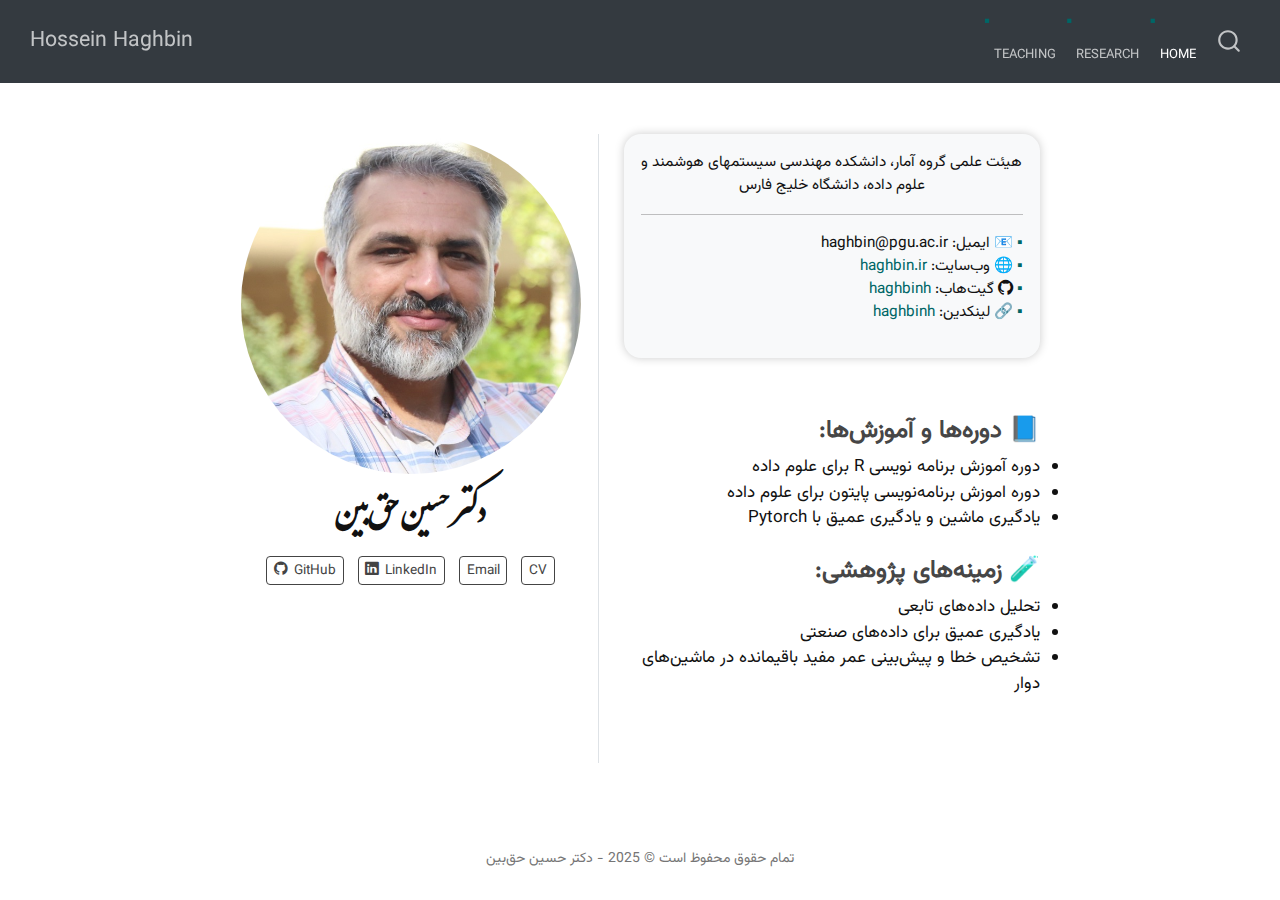
<file: index.html>
<!DOCTYPE html>
<html xmlns="http://www.w3.org/1999/xhtml" lang="fa" xml:lang="fa"><head>

<meta charset="utf-8">
<meta name="generator" content="quarto-1.7.31">

<meta name="viewport" content="width=device-width, initial-scale=1.0, user-scalable=yes">


<title>دکتر حسین حق‌بین – Hossein Haghbin</title>
<style>
code{white-space: pre-wrap;}
span.smallcaps{font-variant: small-caps;}
div.columns{display: flex; gap: min(4vw, 1.5em);}
div.column{flex: auto; overflow-x: auto;}
div.hanging-indent{margin-left: 1.5em; text-indent: -1.5em;}
ul.task-list{list-style: none;}
ul.task-list li input[type="checkbox"] {
  width: 0.8em;
  margin: 0 0.8em 0.2em -1em; /* quarto-specific, see https://github.com/quarto-dev/quarto-cli/issues/4556 */ 
  vertical-align: middle;
}
</style>


<script src="site_libs/quarto-nav/quarto-nav.js"></script>
<script src="site_libs/quarto-nav/headroom.min.js"></script>
<script src="site_libs/clipboard/clipboard.min.js"></script>
<script src="site_libs/quarto-search/autocomplete.umd.js"></script>
<script src="site_libs/quarto-search/fuse.min.js"></script>
<script src="site_libs/quarto-search/quarto-search.js"></script>
<meta name="quarto:offset" content="./">
<link href="./images/favicon.ico" rel="icon">
<script src="site_libs/quarto-html/quarto.js" type="module"></script>
<script src="site_libs/quarto-html/tabsets/tabsets.js" type="module"></script>
<script src="site_libs/quarto-html/popper.min.js"></script>
<script src="site_libs/quarto-html/tippy.umd.min.js"></script>
<link href="site_libs/quarto-html/tippy.css" rel="stylesheet">
<link href="site_libs/quarto-html/quarto-syntax-highlighting-e1a5c8363afafaef2c763b6775fbf3ca.css" rel="stylesheet" id="quarto-text-highlighting-styles">
<script src="site_libs/bootstrap/bootstrap.min.js"></script>
<link href="site_libs/bootstrap/bootstrap-icons.css" rel="stylesheet">
<link href="site_libs/bootstrap/bootstrap-594f333b5b8cf83d67eebac714ec6df2.min.css" rel="stylesheet" append-hash="true" id="quarto-bootstrap" data-mode="light">
<script id="quarto-search-options" type="application/json">{
  "location": "navbar",
  "copy-button": false,
  "collapse-after": 3,
  "panel-placement": "end",
  "type": "overlay",
  "limit": 50,
  "keyboard-shortcut": [
    "f",
    "/",
    "s"
  ],
  "show-item-context": false,
  "language": {
    "search-no-results-text": "No results",
    "search-matching-documents-text": "matching documents",
    "search-copy-link-title": "Copy link to search",
    "search-hide-matches-text": "Hide additional matches",
    "search-more-match-text": "more match in this document",
    "search-more-matches-text": "more matches in this document",
    "search-clear-button-title": "Clear",
    "search-text-placeholder": "",
    "search-detached-cancel-button-title": "Cancel",
    "search-submit-button-title": "Submit",
    "search-label": "Search"
  }
}</script>


<link rel="stylesheet" href="styles.css">
</head>

<body class="nav-fixed fullcontent quarto-light">

<div id="quarto-search-results"></div>
  <header id="quarto-header" class="headroom fixed-top">
    <nav class="navbar navbar-expand-lg " data-bs-theme="dark">
      <div class="navbar-container container-fluid">
      <div class="navbar-brand-container mx-auto">
    <a class="navbar-brand" href="./index.html">
    <span class="navbar-title">Hossein Haghbin</span>
    </a>
  </div>
            <div id="quarto-search" class="" title="Search"></div>
          <button class="navbar-toggler" type="button" data-bs-toggle="collapse" data-bs-target="#navbarCollapse" aria-controls="navbarCollapse" role="menu" aria-expanded="false" aria-label="Toggle navigation" onclick="if (window.quartoToggleHeadroom) { window.quartoToggleHeadroom(); }">
  <span class="navbar-toggler-icon"></span>
</button>
          <div class="collapse navbar-collapse" id="navbarCollapse">
            <ul class="navbar-nav navbar-nav-scroll ms-auto">
  <li class="nav-item">
    <a class="nav-link" href="./teaching.html"> 
<span class="menu-text">Teaching</span></a>
  </li>  
  <li class="nav-item">
    <a class="nav-link" href="./research.html"> 
<span class="menu-text">Research</span></a>
  </li>  
  <li class="nav-item">
    <a class="nav-link active" href="./index.html" aria-current="page"> 
<span class="menu-text">Home</span></a>
  </li>  
</ul>
          </div> <!-- /navcollapse -->
            <div class="quarto-navbar-tools">
</div>
      </div> <!-- /container-fluid -->
    </nav>
</header>
<!-- content -->
<div id="quarto-content" class="quarto-container page-columns page-rows-contents page-layout-article page-navbar">
<!-- sidebar -->
<!-- margin-sidebar -->
    
<!-- main -->
<div class="quarto-about-trestles">
  <div class="about-entity">
    <img src="images/mypic.jpg" class="about-image
  round " style="height: 20em; width: 20em;">
<header id="title-block-header" class="quarto-title-block default">
<div class="quarto-title">
<h1 class="title">دکتر حسین حق‌بین</h1>
</div>
<div class="quarto-title-meta">
  </div>
</header>
    <div class="about-links">
  <a href="https://github.com/haghbinh" class="about-link" rel="" target="">
    <i class="bi bi-github"></i>
     <span class="about-link-text">GitHub</span>
  </a>
  <a href="https://linkedin.com/in/haghbinh" class="about-link" rel="" target="">
    <i class="bi bi-linkedin"></i>
     <span class="about-link-text">LinkedIn</span>
  </a>
  <a href="mailto:haghbinh@pgu.ac.ir" class="about-link" rel="" target="">
     <span class="about-link-text">Email</span>
  </a>
  <a href="/cv.pdf" class="about-link" rel="" target="">
     <span class="about-link-text">CV</span>
  </a>
</div>
  </div>
  <div class="about-contents"><main class="content" id="quarto-document-content">
<div dir="rtl" style="text-align: right;">
<div style="display: flex; flex-wrap: wrap; justify-content: space-between; gap: 2rem;">
<!-- ستــون راست: بیوگرافی -->
<div style="flex: 1 1 25%; min-width: 250px; background-color: #f8f9fa; padding: 1rem; border-radius: 1rem; box-shadow: 0 0 10px #ccc;">
<p style="text-align: center; font-size: 0.9rem;">
هیئت علمی گروه آمار، دانشکده مهندسی سیستمهای هوشمند و علوم داده، دانشگاه خلیج فارس
</p>
<hr>
<ul style="list-style: none; padding: 0; font-size: 0.9rem;">
<li>
📧 ایمیل: haghbin@pgu.ac.ir
</li>
<li>
🌐 وب‌سایت: <a href="https://haghbin.ir" target="_blank">haghbin.ir</a>
</li>
<li>
<i class="bi bi-github"></i> گیت‌هاب: <a href="https://github.com/haghbinh" target="_blank">haghbinh</a>
</li>
<li>
🔗 لینکدین: <a href="https://linkedin.com/in/haghbinh" target="_blank">haghbinh</a>
</li>
</ul>
</div>
<div style="flex: 1 1 65%; min-width: 300px;">
<h3>
📘 دوره‌ها و آموزش‌ها:
</h3>
<li>
دوره آموزش برنامه نویسی R برای علوم داده
</li>
<li>
دوره اموزش برنامه‌نویسی پایتون برای علوم داده
</li>
<li>
یادگیری ماشین و یادگیری عمیق با Pytorch
</li>
<h3>
🧪 زمینه‌های پژوهشی:
</h3>
<li>
تحلیل داده‌های تابعی
</li>
<li>
یادگیری عمیق برای داده‌های صنعتی
</li>
<li>
تشخیص خطا و پیش‌بینی عمر مفید باقیمانده در ماشین‌های دوار
</li>
</div>
</div>
</div>


</main></div>
</div>
</div>



 <!-- /main -->
<script id="quarto-html-after-body" type="application/javascript">
  window.document.addEventListener("DOMContentLoaded", function (event) {
    const isCodeAnnotation = (el) => {
      for (const clz of el.classList) {
        if (clz.startsWith('code-annotation-')) {                     
          return true;
        }
      }
      return false;
    }
    const onCopySuccess = function(e) {
      // button target
      const button = e.trigger;
      // don't keep focus
      button.blur();
      // flash "checked"
      button.classList.add('code-copy-button-checked');
      var currentTitle = button.getAttribute("title");
      button.setAttribute("title", "Copied!");
      let tooltip;
      if (window.bootstrap) {
        button.setAttribute("data-bs-toggle", "tooltip");
        button.setAttribute("data-bs-placement", "left");
        button.setAttribute("data-bs-title", "Copied!");
        tooltip = new bootstrap.Tooltip(button, 
          { trigger: "manual", 
            customClass: "code-copy-button-tooltip",
            offset: [0, -8]});
        tooltip.show();    
      }
      setTimeout(function() {
        if (tooltip) {
          tooltip.hide();
          button.removeAttribute("data-bs-title");
          button.removeAttribute("data-bs-toggle");
          button.removeAttribute("data-bs-placement");
        }
        button.setAttribute("title", currentTitle);
        button.classList.remove('code-copy-button-checked');
      }, 1000);
      // clear code selection
      e.clearSelection();
    }
    const getTextToCopy = function(trigger) {
        const codeEl = trigger.previousElementSibling.cloneNode(true);
        for (const childEl of codeEl.children) {
          if (isCodeAnnotation(childEl)) {
            childEl.remove();
          }
        }
        return codeEl.innerText;
    }
    const clipboard = new window.ClipboardJS('.code-copy-button:not([data-in-quarto-modal])', {
      text: getTextToCopy
    });
    clipboard.on('success', onCopySuccess);
    if (window.document.getElementById('quarto-embedded-source-code-modal')) {
      const clipboardModal = new window.ClipboardJS('.code-copy-button[data-in-quarto-modal]', {
        text: getTextToCopy,
        container: window.document.getElementById('quarto-embedded-source-code-modal')
      });
      clipboardModal.on('success', onCopySuccess);
    }
      var localhostRegex = new RegExp(/^(?:http|https):\/\/localhost\:?[0-9]*\//);
      var mailtoRegex = new RegExp(/^mailto:/);
        var filterRegex = new RegExp("https:\/\/haghbinh\.ir");
      var isInternal = (href) => {
          return filterRegex.test(href) || localhostRegex.test(href) || mailtoRegex.test(href);
      }
      // Inspect non-navigation links and adorn them if external
     var links = window.document.querySelectorAll('a[href]:not(.nav-link):not(.navbar-brand):not(.toc-action):not(.sidebar-link):not(.sidebar-item-toggle):not(.pagination-link):not(.no-external):not([aria-hidden]):not(.dropdown-item):not(.quarto-navigation-tool):not(.about-link)');
      for (var i=0; i<links.length; i++) {
        const link = links[i];
        if (!isInternal(link.href)) {
          // undo the damage that might have been done by quarto-nav.js in the case of
          // links that we want to consider external
          if (link.dataset.originalHref !== undefined) {
            link.href = link.dataset.originalHref;
          }
        }
      }
    function tippyHover(el, contentFn, onTriggerFn, onUntriggerFn) {
      const config = {
        allowHTML: true,
        maxWidth: 500,
        delay: 100,
        arrow: false,
        appendTo: function(el) {
            return el.parentElement;
        },
        interactive: true,
        interactiveBorder: 10,
        theme: 'quarto',
        placement: 'bottom-start',
      };
      if (contentFn) {
        config.content = contentFn;
      }
      if (onTriggerFn) {
        config.onTrigger = onTriggerFn;
      }
      if (onUntriggerFn) {
        config.onUntrigger = onUntriggerFn;
      }
      window.tippy(el, config); 
    }
    const noterefs = window.document.querySelectorAll('a[role="doc-noteref"]');
    for (var i=0; i<noterefs.length; i++) {
      const ref = noterefs[i];
      tippyHover(ref, function() {
        // use id or data attribute instead here
        let href = ref.getAttribute('data-footnote-href') || ref.getAttribute('href');
        try { href = new URL(href).hash; } catch {}
        const id = href.replace(/^#\/?/, "");
        const note = window.document.getElementById(id);
        if (note) {
          return note.innerHTML;
        } else {
          return "";
        }
      });
    }
    const xrefs = window.document.querySelectorAll('a.quarto-xref');
    const processXRef = (id, note) => {
      // Strip column container classes
      const stripColumnClz = (el) => {
        el.classList.remove("page-full", "page-columns");
        if (el.children) {
          for (const child of el.children) {
            stripColumnClz(child);
          }
        }
      }
      stripColumnClz(note)
      if (id === null || id.startsWith('sec-')) {
        // Special case sections, only their first couple elements
        const container = document.createElement("div");
        if (note.children && note.children.length > 2) {
          container.appendChild(note.children[0].cloneNode(true));
          for (let i = 1; i < note.children.length; i++) {
            const child = note.children[i];
            if (child.tagName === "P" && child.innerText === "") {
              continue;
            } else {
              container.appendChild(child.cloneNode(true));
              break;
            }
          }
          if (window.Quarto?.typesetMath) {
            window.Quarto.typesetMath(container);
          }
          return container.innerHTML
        } else {
          if (window.Quarto?.typesetMath) {
            window.Quarto.typesetMath(note);
          }
          return note.innerHTML;
        }
      } else {
        // Remove any anchor links if they are present
        const anchorLink = note.querySelector('a.anchorjs-link');
        if (anchorLink) {
          anchorLink.remove();
        }
        if (window.Quarto?.typesetMath) {
          window.Quarto.typesetMath(note);
        }
        if (note.classList.contains("callout")) {
          return note.outerHTML;
        } else {
          return note.innerHTML;
        }
      }
    }
    for (var i=0; i<xrefs.length; i++) {
      const xref = xrefs[i];
      tippyHover(xref, undefined, function(instance) {
        instance.disable();
        let url = xref.getAttribute('href');
        let hash = undefined; 
        if (url.startsWith('#')) {
          hash = url;
        } else {
          try { hash = new URL(url).hash; } catch {}
        }
        if (hash) {
          const id = hash.replace(/^#\/?/, "");
          const note = window.document.getElementById(id);
          if (note !== null) {
            try {
              const html = processXRef(id, note.cloneNode(true));
              instance.setContent(html);
            } finally {
              instance.enable();
              instance.show();
            }
          } else {
            // See if we can fetch this
            fetch(url.split('#')[0])
            .then(res => res.text())
            .then(html => {
              const parser = new DOMParser();
              const htmlDoc = parser.parseFromString(html, "text/html");
              const note = htmlDoc.getElementById(id);
              if (note !== null) {
                const html = processXRef(id, note);
                instance.setContent(html);
              } 
            }).finally(() => {
              instance.enable();
              instance.show();
            });
          }
        } else {
          // See if we can fetch a full url (with no hash to target)
          // This is a special case and we should probably do some content thinning / targeting
          fetch(url)
          .then(res => res.text())
          .then(html => {
            const parser = new DOMParser();
            const htmlDoc = parser.parseFromString(html, "text/html");
            const note = htmlDoc.querySelector('main.content');
            if (note !== null) {
              // This should only happen for chapter cross references
              // (since there is no id in the URL)
              // remove the first header
              if (note.children.length > 0 && note.children[0].tagName === "HEADER") {
                note.children[0].remove();
              }
              const html = processXRef(null, note);
              instance.setContent(html);
            } 
          }).finally(() => {
            instance.enable();
            instance.show();
          });
        }
      }, function(instance) {
      });
    }
        let selectedAnnoteEl;
        const selectorForAnnotation = ( cell, annotation) => {
          let cellAttr = 'data-code-cell="' + cell + '"';
          let lineAttr = 'data-code-annotation="' +  annotation + '"';
          const selector = 'span[' + cellAttr + '][' + lineAttr + ']';
          return selector;
        }
        const selectCodeLines = (annoteEl) => {
          const doc = window.document;
          const targetCell = annoteEl.getAttribute("data-target-cell");
          const targetAnnotation = annoteEl.getAttribute("data-target-annotation");
          const annoteSpan = window.document.querySelector(selectorForAnnotation(targetCell, targetAnnotation));
          const lines = annoteSpan.getAttribute("data-code-lines").split(",");
          const lineIds = lines.map((line) => {
            return targetCell + "-" + line;
          })
          let top = null;
          let height = null;
          let parent = null;
          if (lineIds.length > 0) {
              //compute the position of the single el (top and bottom and make a div)
              const el = window.document.getElementById(lineIds[0]);
              top = el.offsetTop;
              height = el.offsetHeight;
              parent = el.parentElement.parentElement;
            if (lineIds.length > 1) {
              const lastEl = window.document.getElementById(lineIds[lineIds.length - 1]);
              const bottom = lastEl.offsetTop + lastEl.offsetHeight;
              height = bottom - top;
            }
            if (top !== null && height !== null && parent !== null) {
              // cook up a div (if necessary) and position it 
              let div = window.document.getElementById("code-annotation-line-highlight");
              if (div === null) {
                div = window.document.createElement("div");
                div.setAttribute("id", "code-annotation-line-highlight");
                div.style.position = 'absolute';
                parent.appendChild(div);
              }
              div.style.top = top - 2 + "px";
              div.style.height = height + 4 + "px";
              div.style.left = 0;
              let gutterDiv = window.document.getElementById("code-annotation-line-highlight-gutter");
              if (gutterDiv === null) {
                gutterDiv = window.document.createElement("div");
                gutterDiv.setAttribute("id", "code-annotation-line-highlight-gutter");
                gutterDiv.style.position = 'absolute';
                const codeCell = window.document.getElementById(targetCell);
                const gutter = codeCell.querySelector('.code-annotation-gutter');
                gutter.appendChild(gutterDiv);
              }
              gutterDiv.style.top = top - 2 + "px";
              gutterDiv.style.height = height + 4 + "px";
            }
            selectedAnnoteEl = annoteEl;
          }
        };
        const unselectCodeLines = () => {
          const elementsIds = ["code-annotation-line-highlight", "code-annotation-line-highlight-gutter"];
          elementsIds.forEach((elId) => {
            const div = window.document.getElementById(elId);
            if (div) {
              div.remove();
            }
          });
          selectedAnnoteEl = undefined;
        };
          // Handle positioning of the toggle
      window.addEventListener(
        "resize",
        throttle(() => {
          elRect = undefined;
          if (selectedAnnoteEl) {
            selectCodeLines(selectedAnnoteEl);
          }
        }, 10)
      );
      function throttle(fn, ms) {
      let throttle = false;
      let timer;
        return (...args) => {
          if(!throttle) { // first call gets through
              fn.apply(this, args);
              throttle = true;
          } else { // all the others get throttled
              if(timer) clearTimeout(timer); // cancel #2
              timer = setTimeout(() => {
                fn.apply(this, args);
                timer = throttle = false;
              }, ms);
          }
        };
      }
        // Attach click handler to the DT
        const annoteDls = window.document.querySelectorAll('dt[data-target-cell]');
        for (const annoteDlNode of annoteDls) {
          annoteDlNode.addEventListener('click', (event) => {
            const clickedEl = event.target;
            if (clickedEl !== selectedAnnoteEl) {
              unselectCodeLines();
              const activeEl = window.document.querySelector('dt[data-target-cell].code-annotation-active');
              if (activeEl) {
                activeEl.classList.remove('code-annotation-active');
              }
              selectCodeLines(clickedEl);
              clickedEl.classList.add('code-annotation-active');
            } else {
              // Unselect the line
              unselectCodeLines();
              clickedEl.classList.remove('code-annotation-active');
            }
          });
        }
    const findCites = (el) => {
      const parentEl = el.parentElement;
      if (parentEl) {
        const cites = parentEl.dataset.cites;
        if (cites) {
          return {
            el,
            cites: cites.split(' ')
          };
        } else {
          return findCites(el.parentElement)
        }
      } else {
        return undefined;
      }
    };
    var bibliorefs = window.document.querySelectorAll('a[role="doc-biblioref"]');
    for (var i=0; i<bibliorefs.length; i++) {
      const ref = bibliorefs[i];
      const citeInfo = findCites(ref);
      if (citeInfo) {
        tippyHover(citeInfo.el, function() {
          var popup = window.document.createElement('div');
          citeInfo.cites.forEach(function(cite) {
            var citeDiv = window.document.createElement('div');
            citeDiv.classList.add('hanging-indent');
            citeDiv.classList.add('csl-entry');
            var biblioDiv = window.document.getElementById('ref-' + cite);
            if (biblioDiv) {
              citeDiv.innerHTML = biblioDiv.innerHTML;
            }
            popup.appendChild(citeDiv);
          });
          return popup.innerHTML;
        });
      }
    }
  });
  </script>
 <!-- /content -->
<footer class="footer">
  <div class="nav-footer">
    <div class="nav-footer-left">
      &nbsp;
    </div>   
    <div class="nav-footer-center">
<p>تمام حقوق محفوظ است © 2025 - دکتر حسین حق‌بین</p>
</div>
    <div class="nav-footer-right">
      &nbsp;
    </div>
  </div>
</footer>




</body></html>
</file>
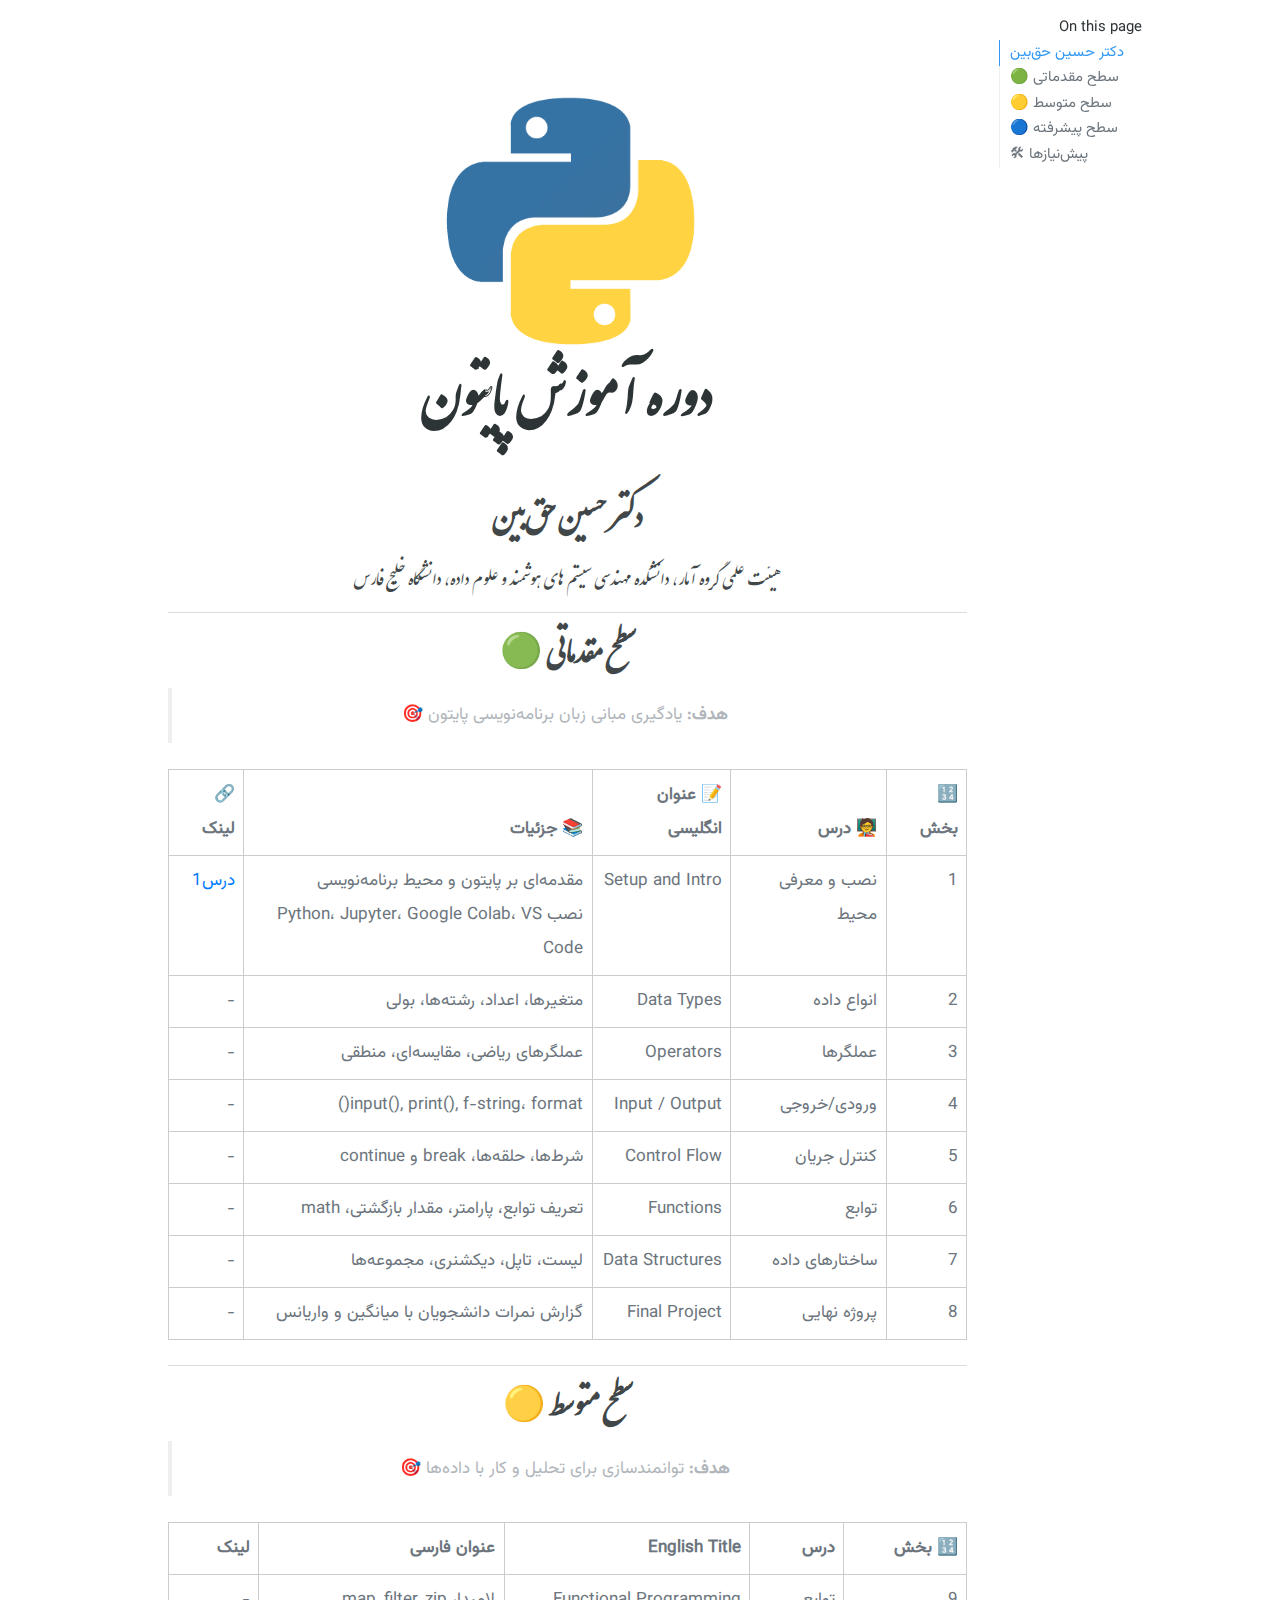
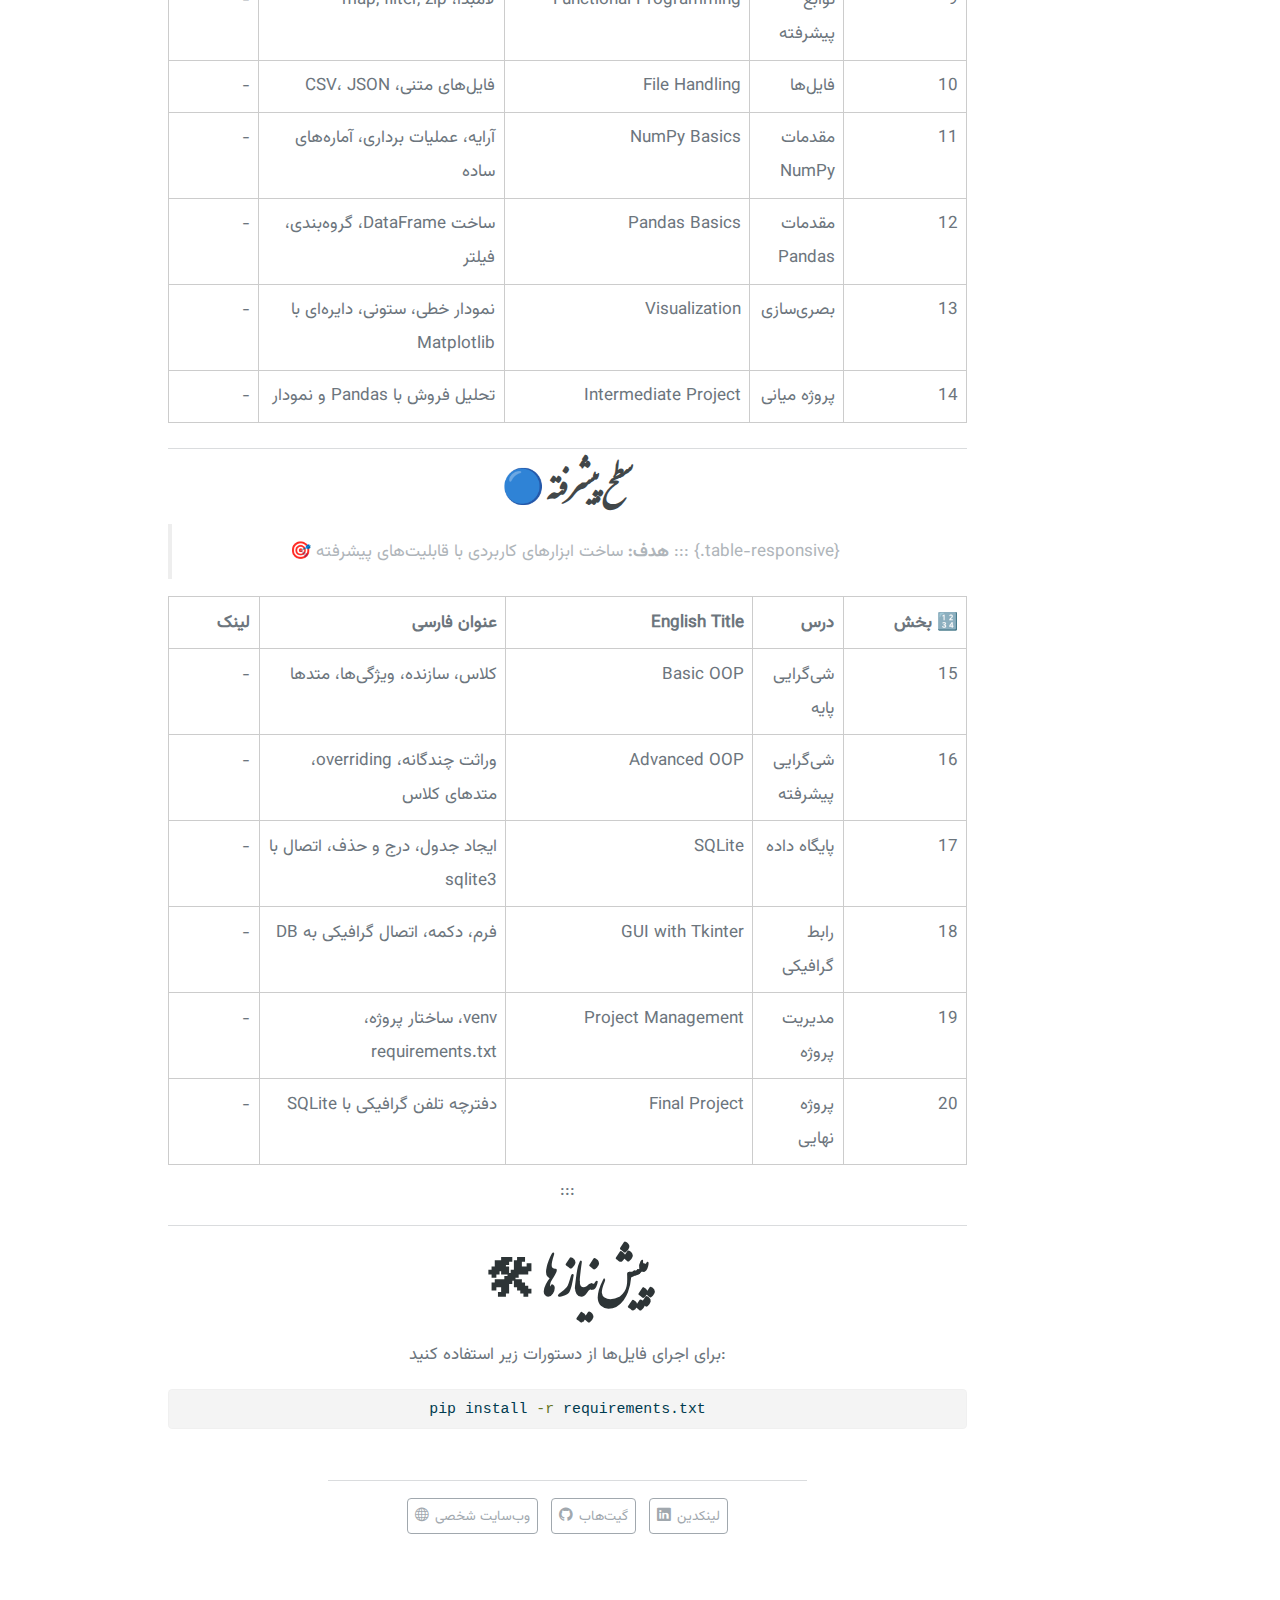
<file: Pylab/index.html>
<!DOCTYPE html>
<html xmlns="http://www.w3.org/1999/xhtml" lang="fa" xml:lang="fa"><head>

<meta charset="utf-8">
<meta name="generator" content="quarto-1.7.31">

<meta name="viewport" content="width=device-width, initial-scale=1.0, user-scalable=yes">


<title>دوره آموزش پایتون</title>
<style>
code{white-space: pre-wrap;}
span.smallcaps{font-variant: small-caps;}
div.columns{display: flex; gap: min(4vw, 1.5em);}
div.column{flex: auto; overflow-x: auto;}
div.hanging-indent{margin-left: 1.5em; text-indent: -1.5em;}
ul.task-list{list-style: none;}
ul.task-list li input[type="checkbox"] {
  width: 0.8em;
  margin: 0 0.8em 0.2em -1em; /* quarto-specific, see https://github.com/quarto-dev/quarto-cli/issues/4556 */ 
  vertical-align: middle;
}
/* CSS for syntax highlighting */
html { -webkit-text-size-adjust: 100%; }
pre > code.sourceCode { white-space: pre; position: relative; }
pre > code.sourceCode > span { display: inline-block; line-height: 1.25; }
pre > code.sourceCode > span:empty { height: 1.2em; }
.sourceCode { overflow: visible; }
code.sourceCode > span { color: inherit; text-decoration: inherit; }
div.sourceCode { margin: 1em 0; }
pre.sourceCode { margin: 0; }
@media screen {
div.sourceCode { overflow: auto; }
}
@media print {
pre > code.sourceCode { white-space: pre-wrap; }
pre > code.sourceCode > span { text-indent: -5em; padding-left: 5em; }
}
pre.numberSource code
  { counter-reset: source-line 0; }
pre.numberSource code > span
  { position: relative; left: -4em; counter-increment: source-line; }
pre.numberSource code > span > a:first-child::before
  { content: counter(source-line);
    position: relative; left: -1em; text-align: right; vertical-align: baseline;
    border: none; display: inline-block;
    -webkit-touch-callout: none; -webkit-user-select: none;
    -khtml-user-select: none; -moz-user-select: none;
    -ms-user-select: none; user-select: none;
    padding: 0 4px; width: 4em;
  }
pre.numberSource { margin-left: 3em;  padding-left: 4px; }
div.sourceCode
  {   }
@media screen {
pre > code.sourceCode > span > a:first-child::before { text-decoration: underline; }
}
</style>


<script src="site_libs/quarto-nav/quarto-nav.js"></script>
<script src="site_libs/clipboard/clipboard.min.js"></script>
<script src="site_libs/quarto-search/autocomplete.umd.js"></script>
<script src="site_libs/quarto-search/fuse.min.js"></script>
<script src="site_libs/quarto-search/quarto-search.js"></script>
<meta name="quarto:offset" content="./">
<link href="./images/favicon.ico" rel="icon">
<script src="site_libs/quarto-html/quarto.js" type="module"></script>
<script src="site_libs/quarto-html/tabsets/tabsets.js" type="module"></script>
<script src="site_libs/quarto-html/popper.min.js"></script>
<script src="site_libs/quarto-html/tippy.umd.min.js"></script>
<link href="site_libs/quarto-html/tippy.css" rel="stylesheet">
<link href="site_libs/quarto-html/quarto-syntax-highlighting-e1a5c8363afafaef2c763b6775fbf3ca.css" rel="stylesheet" id="quarto-text-highlighting-styles">
<script src="site_libs/bootstrap/bootstrap.min.js"></script>
<link href="site_libs/bootstrap/bootstrap-icons.css" rel="stylesheet">
<link href="site_libs/bootstrap/bootstrap-eaf9f7b2eff0675dc85d7d6a3549247f.min.css" rel="stylesheet" append-hash="true" id="quarto-bootstrap" data-mode="light">
<script id="quarto-search-options" type="application/json">{
  "location": "sidebar",
  "copy-button": false,
  "collapse-after": 3,
  "panel-placement": "start",
  "type": "textbox",
  "limit": 50,
  "keyboard-shortcut": [
    "f",
    "/",
    "s"
  ],
  "show-item-context": false,
  "language": {
    "search-no-results-text": "No results",
    "search-matching-documents-text": "matching documents",
    "search-copy-link-title": "Copy link to search",
    "search-hide-matches-text": "Hide additional matches",
    "search-more-match-text": "more match in this document",
    "search-more-matches-text": "more matches in this document",
    "search-clear-button-title": "Clear",
    "search-text-placeholder": "",
    "search-detached-cancel-button-title": "Cancel",
    "search-submit-button-title": "Submit",
    "search-label": "Search"
  }
}</script>


<link rel="stylesheet" href="styles.css">
</head>

<body class="quarto-light">

<div id="quarto-search-results"></div>
<!-- content -->
<div id="quarto-content" class="quarto-container page-columns page-rows-contents page-layout-article">
<!-- sidebar -->
<!-- margin-sidebar -->
    <div id="quarto-margin-sidebar" class="sidebar margin-sidebar">
        <nav id="TOC" role="doc-toc" class="toc-active">
    <h2 id="toc-title">On this page</h2>
  <ul>
  <li><a href="#دکتر-حسین-حقبین" id="toc-دکتر-حسین-حقبین" class="nav-link active" data-scroll-target="#دکتر-حسین-حقبین">دکتر حسین حق‌بین</a></li>
  <li><a href="#سطح-مقدماتی" id="toc-سطح-مقدماتی" class="nav-link" data-scroll-target="#سطح-مقدماتی">🟢 سطح مقدماتی</a></li>
  <li><a href="#سطح-متوسط" id="toc-سطح-متوسط" class="nav-link" data-scroll-target="#سطح-متوسط">🟡 سطح متوسط</a></li>
  <li><a href="#سطح-پیشرفته" id="toc-سطح-پیشرفته" class="nav-link" data-scroll-target="#سطح-پیشرفته">🔵 سطح پیشرفته</a></li>
  <li><a href="#پیشنیازها" id="toc-پیشنیازها" class="nav-link" data-scroll-target="#پیشنیازها">🛠 پیش‌نیازها</a></li>
  </ul>
</nav>
    </div>
<!-- main -->
<div class="quarto-about-jolla">
  <img src="images/Python-logo.png" class="about-image
  round " style="height: 15em; width: 15em;">
 <header id="title-block-header" class="quarto-title-block default">
<div class="quarto-title">
<h1 class="title">دوره آموزش پایتون</h1>
</div>
<div class="quarto-title-meta">
  </div>
</header><main class="content" id="quarto-document-content">

<section id="دکتر-حسین-حقبین" class="level3">
<h3 data-anchor-id="دکتر-حسین-حقبین">دکتر حسین حق‌بین</h3>
<section id="هیئت-علمی-گروه-آمار-دانشکده-مهندسی-سیستم-های-هوشمند-و-علوم-داده-دانشگاه-خلیج-فارس" class="level4">
<h4 data-anchor-id="هیئت-علمی-گروه-آمار-دانشکده-مهندسی-سیستم-های-هوشمند-و-علوم-داده-دانشگاه-خلیج-فارس">هیئت علمی گروه آمار، دانشکده مهندسی سیستم های هوشمند و علوم داده، دانشگاه خلیج فارس</h4>
<hr>
</section>
</section>
<section id="سطح-مقدماتی" class="level3">
<h3 data-anchor-id="سطح-مقدماتی">🟢 سطح مقدماتی</h3>
<blockquote class="blockquote">
<p>🎯 <strong>هدف:</strong> یادگیری مبانی زبان برنامه‌نویسی پایتون</p>
</blockquote>
<div class="table-responsive">
<table class="caption-top table">
<thead>
<tr class="header">
<th>🔢 بخش</th>
<th>🧑‍🏫 درس</th>
<th>📝 عنوان انگلیسی</th>
<th>📚 جزئیات</th>
<th>🔗 لینک</th>
</tr>
</thead>
<tbody>
<tr class="odd">
<td>1</td>
<td>نصب و معرفی محیط</td>
<td>Setup and Intro</td>
<td>مقدمه‌ای بر پایتون و محیط برنامه‌نویسی<br>نصب Python، Jupyter، Google Colab، VS Code</td>
<td><a href="https://github.com/haghbinh/Pylab/blob/master/Notebooks/sec1_setup_intro.ipynb">درس1</a></td>
</tr>
<tr class="even">
<td>2</td>
<td>انواع داده</td>
<td>Data Types</td>
<td>متغیرها، اعداد، رشته‌ها، بولی</td>
<td>-</td>
</tr>
<tr class="odd">
<td>3</td>
<td>عملگرها</td>
<td>Operators</td>
<td>عملگرهای ریاضی، مقایسه‌ای، منطقی</td>
<td>-</td>
</tr>
<tr class="even">
<td>4</td>
<td>ورودی/خروجی</td>
<td>Input / Output</td>
<td>input(), print(), f-string، format()</td>
<td>-</td>
</tr>
<tr class="odd">
<td>5</td>
<td>کنترل جریان</td>
<td>Control Flow</td>
<td>شرط‌ها، حلقه‌ها، break و continue</td>
<td>-</td>
</tr>
<tr class="even">
<td>6</td>
<td>توابع</td>
<td>Functions</td>
<td>تعریف توابع، پارامتر، مقدار بازگشتی، math</td>
<td>-</td>
</tr>
<tr class="odd">
<td>7</td>
<td>ساختارهای داده</td>
<td>Data Structures</td>
<td>لیست، تاپل، دیکشنری، مجموعه‌ها</td>
<td>-</td>
</tr>
<tr class="even">
<td>8</td>
<td>پروژه نهایی</td>
<td>Final Project</td>
<td>گزارش نمرات دانشجویان با میانگین و واریانس</td>
<td>-</td>
</tr>
</tbody>
</table>
</div>
<hr>
</section>
<section id="سطح-متوسط" class="level3">
<h3 data-anchor-id="سطح-متوسط">🟡 سطح متوسط</h3>
<blockquote class="blockquote">
<p>🎯 <strong>هدف:</strong> توانمندسازی برای تحلیل و کار با داده‌ها</p>
</blockquote>
<div class="table-responsive">
<table class="caption-top table">
<colgroup>
<col style="width: 15%">
<col style="width: 11%">
<col style="width: 30%">
<col style="width: 30%">
<col style="width: 11%">
</colgroup>
<thead>
<tr class="header">
<th>🔢 بخش</th>
<th>درس</th>
<th>English Title</th>
<th>عنوان فارسی</th>
<th>لینک</th>
</tr>
</thead>
<tbody>
<tr class="odd">
<td>9</td>
<td>توابع پیشرفته</td>
<td>Functional Programming</td>
<td>لامبدا، map, filter, zip</td>
<td>-</td>
</tr>
<tr class="even">
<td>10</td>
<td>فایل‌ها</td>
<td>File Handling</td>
<td>فایل‌های متنی، CSV، JSON</td>
<td>-</td>
</tr>
<tr class="odd">
<td>11</td>
<td>مقدمات NumPy</td>
<td>NumPy Basics</td>
<td>آرایه، عملیات برداری، آماره‌های ساده</td>
<td>-</td>
</tr>
<tr class="even">
<td>12</td>
<td>مقدمات Pandas</td>
<td>Pandas Basics</td>
<td>ساخت DataFrame، گروه‌بندی، فیلتر</td>
<td>-</td>
</tr>
<tr class="odd">
<td>13</td>
<td>بصری‌سازی</td>
<td>Visualization</td>
<td>نمودار خطی، ستونی، دایره‌ای با Matplotlib</td>
<td>-</td>
</tr>
<tr class="even">
<td>14</td>
<td>پروژه میانی</td>
<td>Intermediate Project</td>
<td>تحلیل فروش با Pandas و نمودار</td>
<td>-</td>
</tr>
</tbody>
</table>
</div>
<hr>
</section>
<section id="سطح-پیشرفته" class="level3">
<h3 data-anchor-id="سطح-پیشرفته">🔵 سطح پیشرفته</h3>
<blockquote class="blockquote">
<p>🎯 <strong>هدف:</strong> ساخت ابزارهای کاربردی با قابلیت‌های پیشرفته ::: {.table-responsive}</p>
</blockquote>
<table class="caption-top table">
<colgroup>
<col style="width: 15%">
<col style="width: 11%">
<col style="width: 30%">
<col style="width: 30%">
<col style="width: 11%">
</colgroup>
<thead>
<tr class="header">
<th>🔢 بخش</th>
<th>درس</th>
<th>English Title</th>
<th>عنوان فارسی</th>
<th>لینک</th>
</tr>
</thead>
<tbody>
<tr class="odd">
<td>15</td>
<td>شی‌گرایی پایه</td>
<td>Basic OOP</td>
<td>کلاس، سازنده، ویژگی‌ها، متدها</td>
<td>-</td>
</tr>
<tr class="even">
<td>16</td>
<td>شی‌گرایی پیشرفته</td>
<td>Advanced OOP</td>
<td>وراثت چندگانه، overriding، متدهای کلاس</td>
<td>-</td>
</tr>
<tr class="odd">
<td>17</td>
<td>پایگاه داده</td>
<td>SQLite</td>
<td>ایجاد جدول، درج و حذف، اتصال با sqlite3</td>
<td>-</td>
</tr>
<tr class="even">
<td>18</td>
<td>رابط گرافیکی</td>
<td>GUI with Tkinter</td>
<td>فرم، دکمه، اتصال گرافیکی به DB</td>
<td>-</td>
</tr>
<tr class="odd">
<td>19</td>
<td>مدیریت پروژه</td>
<td>Project Management</td>
<td>venv، ساختار پروژه، requirements.txt</td>
<td>-</td>
</tr>
<tr class="even">
<td>20</td>
<td>پروژه نهایی</td>
<td>Final Project</td>
<td>دفترچه تلفن گرافیکی با SQLite</td>
<td>-</td>
</tr>
</tbody>
</table>
<p>:::</p>
<hr>
</section>
<section id="پیشنیازها" class="level2">
<h2 data-anchor-id="پیشنیازها">🛠 پیش‌نیازها</h2>
<p>برای اجرای فایل‌ها از دستورات زیر استفاده کنید:</p>
<div class="sourceCode" id="cb1"><pre class="sourceCode bash code-with-copy"><code class="sourceCode bash"><span id="cb1-1"><a href="#cb1-1" aria-hidden="true" tabindex="-1"></a><span class="ex">pip</span> install <span class="at">-r</span> requirements.txt</span></code><button title="Copy to Clipboard" class="code-copy-button"><i class="bi"></i></button></pre></div>


</section>
</main> 
  <hr class="about-sep">
   <div class="about-links">
  <a href="https://haghbin.ir" class="about-link" rel="" target="">
    <i class="bi bi-globe"></i>
     <span class="about-link-text">وب‌سایت شخصی</span>
  </a>
  <a href="https://github.com/haghbinh" class="about-link" rel="" target="">
    <i class="bi bi-github"></i>
     <span class="about-link-text">گیت‌هاب</span>
  </a>
  <a href="https://linkedin.com/in/haghbinh" class="about-link" rel="" target="">
    <i class="bi bi-linkedin"></i>
     <span class="about-link-text">لینکدین</span>
  </a>
</div>
</div>
 <!-- /main -->
<script id="quarto-html-after-body" type="application/javascript">
  window.document.addEventListener("DOMContentLoaded", function (event) {
    const isCodeAnnotation = (el) => {
      for (const clz of el.classList) {
        if (clz.startsWith('code-annotation-')) {                     
          return true;
        }
      }
      return false;
    }
    const onCopySuccess = function(e) {
      // button target
      const button = e.trigger;
      // don't keep focus
      button.blur();
      // flash "checked"
      button.classList.add('code-copy-button-checked');
      var currentTitle = button.getAttribute("title");
      button.setAttribute("title", "Copied!");
      let tooltip;
      if (window.bootstrap) {
        button.setAttribute("data-bs-toggle", "tooltip");
        button.setAttribute("data-bs-placement", "left");
        button.setAttribute("data-bs-title", "Copied!");
        tooltip = new bootstrap.Tooltip(button, 
          { trigger: "manual", 
            customClass: "code-copy-button-tooltip",
            offset: [0, -8]});
        tooltip.show();    
      }
      setTimeout(function() {
        if (tooltip) {
          tooltip.hide();
          button.removeAttribute("data-bs-title");
          button.removeAttribute("data-bs-toggle");
          button.removeAttribute("data-bs-placement");
        }
        button.setAttribute("title", currentTitle);
        button.classList.remove('code-copy-button-checked');
      }, 1000);
      // clear code selection
      e.clearSelection();
    }
    const getTextToCopy = function(trigger) {
        const codeEl = trigger.previousElementSibling.cloneNode(true);
        for (const childEl of codeEl.children) {
          if (isCodeAnnotation(childEl)) {
            childEl.remove();
          }
        }
        return codeEl.innerText;
    }
    const clipboard = new window.ClipboardJS('.code-copy-button:not([data-in-quarto-modal])', {
      text: getTextToCopy
    });
    clipboard.on('success', onCopySuccess);
    if (window.document.getElementById('quarto-embedded-source-code-modal')) {
      const clipboardModal = new window.ClipboardJS('.code-copy-button[data-in-quarto-modal]', {
        text: getTextToCopy,
        container: window.document.getElementById('quarto-embedded-source-code-modal')
      });
      clipboardModal.on('success', onCopySuccess);
    }
      var localhostRegex = new RegExp(/^(?:http|https):\/\/localhost\:?[0-9]*\//);
      var mailtoRegex = new RegExp(/^mailto:/);
        var filterRegex = new RegExp('/' + window.location.host + '/');
      var isInternal = (href) => {
          return filterRegex.test(href) || localhostRegex.test(href) || mailtoRegex.test(href);
      }
      // Inspect non-navigation links and adorn them if external
     var links = window.document.querySelectorAll('a[href]:not(.nav-link):not(.navbar-brand):not(.toc-action):not(.sidebar-link):not(.sidebar-item-toggle):not(.pagination-link):not(.no-external):not([aria-hidden]):not(.dropdown-item):not(.quarto-navigation-tool):not(.about-link)');
      for (var i=0; i<links.length; i++) {
        const link = links[i];
        if (!isInternal(link.href)) {
          // undo the damage that might have been done by quarto-nav.js in the case of
          // links that we want to consider external
          if (link.dataset.originalHref !== undefined) {
            link.href = link.dataset.originalHref;
          }
        }
      }
    function tippyHover(el, contentFn, onTriggerFn, onUntriggerFn) {
      const config = {
        allowHTML: true,
        maxWidth: 500,
        delay: 100,
        arrow: false,
        appendTo: function(el) {
            return el.parentElement;
        },
        interactive: true,
        interactiveBorder: 10,
        theme: 'quarto',
        placement: 'bottom-start',
      };
      if (contentFn) {
        config.content = contentFn;
      }
      if (onTriggerFn) {
        config.onTrigger = onTriggerFn;
      }
      if (onUntriggerFn) {
        config.onUntrigger = onUntriggerFn;
      }
      window.tippy(el, config); 
    }
    const noterefs = window.document.querySelectorAll('a[role="doc-noteref"]');
    for (var i=0; i<noterefs.length; i++) {
      const ref = noterefs[i];
      tippyHover(ref, function() {
        // use id or data attribute instead here
        let href = ref.getAttribute('data-footnote-href') || ref.getAttribute('href');
        try { href = new URL(href).hash; } catch {}
        const id = href.replace(/^#\/?/, "");
        const note = window.document.getElementById(id);
        if (note) {
          return note.innerHTML;
        } else {
          return "";
        }
      });
    }
    const xrefs = window.document.querySelectorAll('a.quarto-xref');
    const processXRef = (id, note) => {
      // Strip column container classes
      const stripColumnClz = (el) => {
        el.classList.remove("page-full", "page-columns");
        if (el.children) {
          for (const child of el.children) {
            stripColumnClz(child);
          }
        }
      }
      stripColumnClz(note)
      if (id === null || id.startsWith('sec-')) {
        // Special case sections, only their first couple elements
        const container = document.createElement("div");
        if (note.children && note.children.length > 2) {
          container.appendChild(note.children[0].cloneNode(true));
          for (let i = 1; i < note.children.length; i++) {
            const child = note.children[i];
            if (child.tagName === "P" && child.innerText === "") {
              continue;
            } else {
              container.appendChild(child.cloneNode(true));
              break;
            }
          }
          if (window.Quarto?.typesetMath) {
            window.Quarto.typesetMath(container);
          }
          return container.innerHTML
        } else {
          if (window.Quarto?.typesetMath) {
            window.Quarto.typesetMath(note);
          }
          return note.innerHTML;
        }
      } else {
        // Remove any anchor links if they are present
        const anchorLink = note.querySelector('a.anchorjs-link');
        if (anchorLink) {
          anchorLink.remove();
        }
        if (window.Quarto?.typesetMath) {
          window.Quarto.typesetMath(note);
        }
        if (note.classList.contains("callout")) {
          return note.outerHTML;
        } else {
          return note.innerHTML;
        }
      }
    }
    for (var i=0; i<xrefs.length; i++) {
      const xref = xrefs[i];
      tippyHover(xref, undefined, function(instance) {
        instance.disable();
        let url = xref.getAttribute('href');
        let hash = undefined; 
        if (url.startsWith('#')) {
          hash = url;
        } else {
          try { hash = new URL(url).hash; } catch {}
        }
        if (hash) {
          const id = hash.replace(/^#\/?/, "");
          const note = window.document.getElementById(id);
          if (note !== null) {
            try {
              const html = processXRef(id, note.cloneNode(true));
              instance.setContent(html);
            } finally {
              instance.enable();
              instance.show();
            }
          } else {
            // See if we can fetch this
            fetch(url.split('#')[0])
            .then(res => res.text())
            .then(html => {
              const parser = new DOMParser();
              const htmlDoc = parser.parseFromString(html, "text/html");
              const note = htmlDoc.getElementById(id);
              if (note !== null) {
                const html = processXRef(id, note);
                instance.setContent(html);
              } 
            }).finally(() => {
              instance.enable();
              instance.show();
            });
          }
        } else {
          // See if we can fetch a full url (with no hash to target)
          // This is a special case and we should probably do some content thinning / targeting
          fetch(url)
          .then(res => res.text())
          .then(html => {
            const parser = new DOMParser();
            const htmlDoc = parser.parseFromString(html, "text/html");
            const note = htmlDoc.querySelector('main.content');
            if (note !== null) {
              // This should only happen for chapter cross references
              // (since there is no id in the URL)
              // remove the first header
              if (note.children.length > 0 && note.children[0].tagName === "HEADER") {
                note.children[0].remove();
              }
              const html = processXRef(null, note);
              instance.setContent(html);
            } 
          }).finally(() => {
            instance.enable();
            instance.show();
          });
        }
      }, function(instance) {
      });
    }
        let selectedAnnoteEl;
        const selectorForAnnotation = ( cell, annotation) => {
          let cellAttr = 'data-code-cell="' + cell + '"';
          let lineAttr = 'data-code-annotation="' +  annotation + '"';
          const selector = 'span[' + cellAttr + '][' + lineAttr + ']';
          return selector;
        }
        const selectCodeLines = (annoteEl) => {
          const doc = window.document;
          const targetCell = annoteEl.getAttribute("data-target-cell");
          const targetAnnotation = annoteEl.getAttribute("data-target-annotation");
          const annoteSpan = window.document.querySelector(selectorForAnnotation(targetCell, targetAnnotation));
          const lines = annoteSpan.getAttribute("data-code-lines").split(",");
          const lineIds = lines.map((line) => {
            return targetCell + "-" + line;
          })
          let top = null;
          let height = null;
          let parent = null;
          if (lineIds.length > 0) {
              //compute the position of the single el (top and bottom and make a div)
              const el = window.document.getElementById(lineIds[0]);
              top = el.offsetTop;
              height = el.offsetHeight;
              parent = el.parentElement.parentElement;
            if (lineIds.length > 1) {
              const lastEl = window.document.getElementById(lineIds[lineIds.length - 1]);
              const bottom = lastEl.offsetTop + lastEl.offsetHeight;
              height = bottom - top;
            }
            if (top !== null && height !== null && parent !== null) {
              // cook up a div (if necessary) and position it 
              let div = window.document.getElementById("code-annotation-line-highlight");
              if (div === null) {
                div = window.document.createElement("div");
                div.setAttribute("id", "code-annotation-line-highlight");
                div.style.position = 'absolute';
                parent.appendChild(div);
              }
              div.style.top = top - 2 + "px";
              div.style.height = height + 4 + "px";
              div.style.left = 0;
              let gutterDiv = window.document.getElementById("code-annotation-line-highlight-gutter");
              if (gutterDiv === null) {
                gutterDiv = window.document.createElement("div");
                gutterDiv.setAttribute("id", "code-annotation-line-highlight-gutter");
                gutterDiv.style.position = 'absolute';
                const codeCell = window.document.getElementById(targetCell);
                const gutter = codeCell.querySelector('.code-annotation-gutter');
                gutter.appendChild(gutterDiv);
              }
              gutterDiv.style.top = top - 2 + "px";
              gutterDiv.style.height = height + 4 + "px";
            }
            selectedAnnoteEl = annoteEl;
          }
        };
        const unselectCodeLines = () => {
          const elementsIds = ["code-annotation-line-highlight", "code-annotation-line-highlight-gutter"];
          elementsIds.forEach((elId) => {
            const div = window.document.getElementById(elId);
            if (div) {
              div.remove();
            }
          });
          selectedAnnoteEl = undefined;
        };
          // Handle positioning of the toggle
      window.addEventListener(
        "resize",
        throttle(() => {
          elRect = undefined;
          if (selectedAnnoteEl) {
            selectCodeLines(selectedAnnoteEl);
          }
        }, 10)
      );
      function throttle(fn, ms) {
      let throttle = false;
      let timer;
        return (...args) => {
          if(!throttle) { // first call gets through
              fn.apply(this, args);
              throttle = true;
          } else { // all the others get throttled
              if(timer) clearTimeout(timer); // cancel #2
              timer = setTimeout(() => {
                fn.apply(this, args);
                timer = throttle = false;
              }, ms);
          }
        };
      }
        // Attach click handler to the DT
        const annoteDls = window.document.querySelectorAll('dt[data-target-cell]');
        for (const annoteDlNode of annoteDls) {
          annoteDlNode.addEventListener('click', (event) => {
            const clickedEl = event.target;
            if (clickedEl !== selectedAnnoteEl) {
              unselectCodeLines();
              const activeEl = window.document.querySelector('dt[data-target-cell].code-annotation-active');
              if (activeEl) {
                activeEl.classList.remove('code-annotation-active');
              }
              selectCodeLines(clickedEl);
              clickedEl.classList.add('code-annotation-active');
            } else {
              // Unselect the line
              unselectCodeLines();
              clickedEl.classList.remove('code-annotation-active');
            }
          });
        }
    const findCites = (el) => {
      const parentEl = el.parentElement;
      if (parentEl) {
        const cites = parentEl.dataset.cites;
        if (cites) {
          return {
            el,
            cites: cites.split(' ')
          };
        } else {
          return findCites(el.parentElement)
        }
      } else {
        return undefined;
      }
    };
    var bibliorefs = window.document.querySelectorAll('a[role="doc-biblioref"]');
    for (var i=0; i<bibliorefs.length; i++) {
      const ref = bibliorefs[i];
      const citeInfo = findCites(ref);
      if (citeInfo) {
        tippyHover(citeInfo.el, function() {
          var popup = window.document.createElement('div');
          citeInfo.cites.forEach(function(cite) {
            var citeDiv = window.document.createElement('div');
            citeDiv.classList.add('hanging-indent');
            citeDiv.classList.add('csl-entry');
            var biblioDiv = window.document.getElementById('ref-' + cite);
            if (biblioDiv) {
              citeDiv.innerHTML = biblioDiv.innerHTML;
            }
            popup.appendChild(citeDiv);
          });
          return popup.innerHTML;
        });
      }
    }
  });
  </script>
</div> <!-- /content -->




</body></html>
</file>
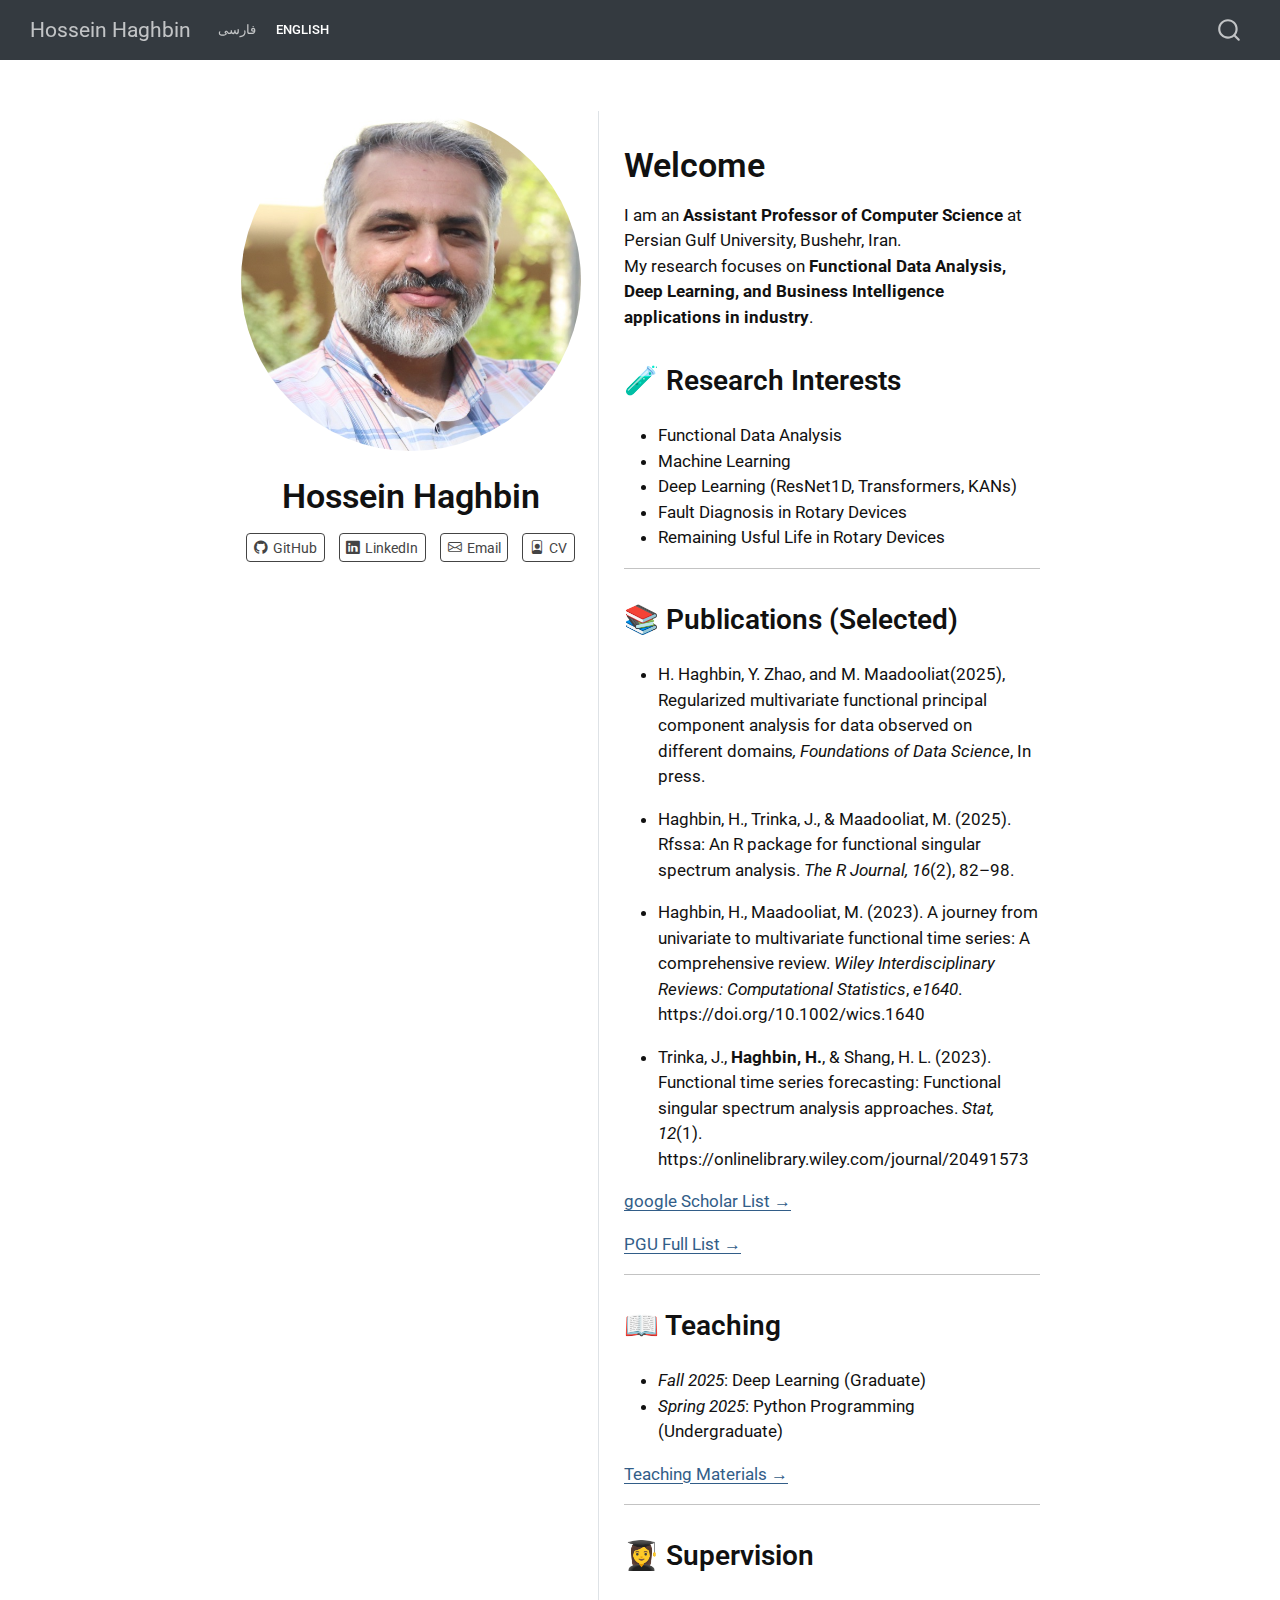
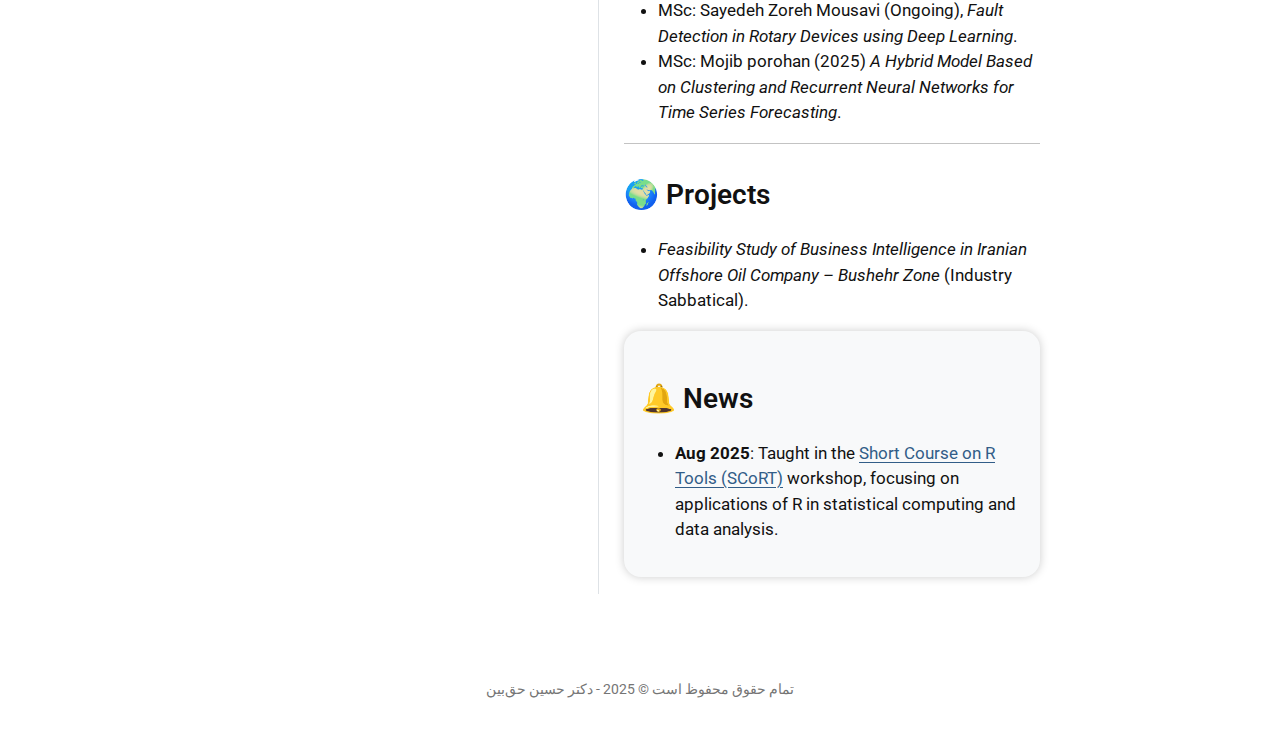
<file: index_en.html>
<!DOCTYPE html>
<html xmlns="http://www.w3.org/1999/xhtml" lang="en" xml:lang="en"><head>

<meta charset="utf-8">
<meta name="generator" content="quarto-1.7.31">

<meta name="viewport" content="width=device-width, initial-scale=1.0, user-scalable=yes">


<title>Hossein Haghbin</title>
<style>
code{white-space: pre-wrap;}
span.smallcaps{font-variant: small-caps;}
div.columns{display: flex; gap: min(4vw, 1.5em);}
div.column{flex: auto; overflow-x: auto;}
div.hanging-indent{margin-left: 1.5em; text-indent: -1.5em;}
ul.task-list{list-style: none;}
ul.task-list li input[type="checkbox"] {
  width: 0.8em;
  margin: 0 0.8em 0.2em -1em; /* quarto-specific, see https://github.com/quarto-dev/quarto-cli/issues/4556 */ 
  vertical-align: middle;
}
</style>


<script src="site_libs/quarto-nav/quarto-nav.js"></script>
<script src="site_libs/quarto-nav/headroom.min.js"></script>
<script src="site_libs/clipboard/clipboard.min.js"></script>
<script src="site_libs/quarto-search/autocomplete.umd.js"></script>
<script src="site_libs/quarto-search/fuse.min.js"></script>
<script src="site_libs/quarto-search/quarto-search.js"></script>
<meta name="quarto:offset" content="./">
<link href="./images/favicon.ico" rel="icon">
<script src="site_libs/quarto-html/quarto.js" type="module"></script>
<script src="site_libs/quarto-html/tabsets/tabsets.js" type="module"></script>
<script src="site_libs/quarto-html/popper.min.js"></script>
<script src="site_libs/quarto-html/tippy.umd.min.js"></script>
<link href="site_libs/quarto-html/tippy.css" rel="stylesheet">
<link href="site_libs/quarto-html/quarto-syntax-highlighting-e1a5c8363afafaef2c763b6775fbf3ca.css" rel="stylesheet" id="quarto-text-highlighting-styles">
<script src="site_libs/bootstrap/bootstrap.min.js"></script>
<link href="site_libs/bootstrap/bootstrap-icons.css" rel="stylesheet">
<link href="site_libs/bootstrap/bootstrap-594f333b5b8cf83d67eebac714ec6df2.min.css" rel="stylesheet" append-hash="true" id="quarto-bootstrap" data-mode="light">
<script id="quarto-search-options" type="application/json">{
  "location": "navbar",
  "copy-button": false,
  "collapse-after": 3,
  "panel-placement": "end",
  "type": "overlay",
  "limit": 50,
  "keyboard-shortcut": [
    "f",
    "/",
    "s"
  ],
  "show-item-context": false,
  "language": {
    "search-no-results-text": "No results",
    "search-matching-documents-text": "matching documents",
    "search-copy-link-title": "Copy link to search",
    "search-hide-matches-text": "Hide additional matches",
    "search-more-match-text": "more match in this document",
    "search-more-matches-text": "more matches in this document",
    "search-clear-button-title": "Clear",
    "search-text-placeholder": "",
    "search-detached-cancel-button-title": "Cancel",
    "search-submit-button-title": "Submit",
    "search-label": "Search"
  }
}</script>


</head>

<body class="nav-fixed fullcontent quarto-light">

<div id="quarto-search-results"></div>
  <header id="quarto-header" class="headroom fixed-top">
    <nav class="navbar navbar-expand-lg " data-bs-theme="dark">
      <div class="navbar-container container-fluid">
      <div class="navbar-brand-container mx-auto">
    <a class="navbar-brand" href="./index.html">
    <span class="navbar-title">Hossein Haghbin</span>
    </a>
  </div>
            <div id="quarto-search" class="" title="Search"></div>
          <button class="navbar-toggler" type="button" data-bs-toggle="collapse" data-bs-target="#navbarCollapse" aria-controls="navbarCollapse" role="menu" aria-expanded="false" aria-label="Toggle navigation" onclick="if (window.quartoToggleHeadroom) { window.quartoToggleHeadroom(); }">
  <span class="navbar-toggler-icon"></span>
</button>
          <div class="collapse navbar-collapse" id="navbarCollapse">
            <ul class="navbar-nav navbar-nav-scroll me-auto">
  <li class="nav-item">
    <a class="nav-link" href="./index.html"> 
<span class="menu-text">فارسی</span></a>
  </li>  
  <li class="nav-item">
    <a class="nav-link active" href="./index_en.html" aria-current="page"> 
<span class="menu-text">English</span></a>
  </li>  
</ul>
          </div> <!-- /navcollapse -->
            <div class="quarto-navbar-tools">
</div>
      </div> <!-- /container-fluid -->
    </nav>
</header>
<!-- content -->
<div id="quarto-content" class="quarto-container page-columns page-rows-contents page-layout-article page-navbar">
<!-- sidebar -->
<!-- margin-sidebar -->
    
<!-- main -->
<div class="quarto-about-trestles">
  <div class="about-entity">
    <img src="images/mypic.jpg" class="about-image
  round " style="height: 20em; width: 20em;">
<header id="title-block-header" class="quarto-title-block default">
<div class="quarto-title">
<h1 class="title">Hossein Haghbin</h1>
</div>
<div class="quarto-title-meta">
  </div>
</header>
    <div class="about-links">
  <a href="https://github.com/haghbinh" class="about-link" rel="" target="">
    <i class="bi bi-github"></i>
     <span class="about-link-text">GitHub</span>
  </a>
  <a href="https://linkedin.com/in/haghbinh" class="about-link" rel="" target="">
    <i class="bi bi-linkedin"></i>
     <span class="about-link-text">LinkedIn</span>
  </a>
  <a href="mailto:haghbin@pgu.ac.ir" class="about-link" rel="" target="">
    <i class="bi bi-envelope"></i>
     <span class="about-link-text">Email</span>
  </a>
  <a href="/cv.pdf" class="about-link" rel="" target="">
    <i class="bi bi-file-person"></i>
     <span class="about-link-text">CV</span>
  </a>
</div>
  </div>
  <div class="about-contents"><main class="content" id="quarto-document-content">
<section id="welcome" class="level1">
<h1>Welcome</h1>
<p>I am an <strong>Assistant Professor of Computer Science</strong> at<br>
Persian Gulf University, Bushehr, Iran.<br>
My research focuses on <strong>Functional Data Analysis, Deep Learning, and Business Intelligence applications in industry</strong>.</p>
<section id="research-interests" class="level2">
<h2 data-anchor-id="research-interests">🧪 Research Interests</h2>
<ul>
<li>Functional Data Analysis</li>
<li>Machine Learning<br>
</li>
<li>Deep Learning (ResNet1D, Transformers, KANs)<br>
</li>
<li>Fault Diagnosis in Rotary Devices<br>
</li>
<li>Remaining Usful Life in Rotary Devices</li>
</ul>
<hr>
</section>
<section id="publications-selected" class="level2">
<h2 data-anchor-id="publications-selected">📚 Publications (Selected)</h2>
<ul>
<li><p>H. Haghbin, Y. Zhao, and M. Maadooliat(2025), Regularized multivariate functional principal component analysis for data observed on different domains<em>, Foundations of Data Science</em>, In press.</p></li>
<li><p>Haghbin, H., Trinka, J., &amp; Maadooliat, M. (2025). Rfssa: An R package for functional singular spectrum analysis. <em>The R Journal, 16</em>(2), 82–98.</p></li>
<li><p>Haghbin, H., Maadooliat, M. (2023). A journey from univariate to multivariate functional time series: A comprehensive review. <em>Wiley Interdisciplinary Reviews: Computational Statistics</em>, <em>e1640</em>. https://doi.org/10.1002/wics.1640</p></li>
<li><p>Trinka, J., <strong>Haghbin, H.</strong>, &amp; Shang, H. L. (2023). Functional time series forecasting: Functional singular spectrum analysis approaches. <em>Stat, 12</em>(1). https://onlinelibrary.wiley.com/journal/20491573</p></li>
</ul>
<p><a href="https://scholar.google.com/citations?user=yeRSqxAAAAAJ&amp;hl=en">google Scholar List →</a></p>
<p><a href="https://research.pgu.ac.ir/~HHaghbin/en/">PGU Full List →</a></p>
<hr>
</section>
<section id="teaching" class="level2">
<h2 data-anchor-id="teaching">📖 Teaching</h2>
<ul>
<li><em>Fall 2025</em>: Deep Learning (Graduate)<br>
</li>
<li><em>Spring 2025</em>: Python Programming (Undergraduate)</li>
</ul>
<p><a href="./teaching.html">Teaching Materials →</a></p>
<hr>
</section>
<section id="supervision" class="level2">
<h2 data-anchor-id="supervision">👩‍🎓 Supervision</h2>
<ul>
<li>MSc: Sayedeh Zoreh Mousavi (Ongoing), <em>Fault Detection in Rotary Devices using Deep Learning</em>.<br>
</li>
<li>MSc: Mojib porohan (2025) <em>A Hybrid Model Based on Clustering and Recurrent Neural Networks for Time Series Forecasting</em>.</li>
</ul>
<hr>
</section>
<section id="projects" class="level2">
<h2 data-anchor-id="projects">🌍 Projects</h2>
<ul>
<li><em>Feasibility Study of Business Intelligence in Iranian Offshore Oil Company – Bushehr Zone</em> (Industry Sabbatical).</li>
</ul>
</section>
<section id="news" class="level2" style="flex: 1 1 25%; min-width: 250px; background-color: #f8f9fa; padding: 1rem; border-radius: 1rem; box-shadow: 0 0 10px #ccc;">
<h2 data-anchor-id="news">🔔 News</h2>
<ul>
<li><strong>Aug 2025</strong>: Taught in the <a href="https://mmadoliat.github.io/SCoRT/">Short Course on R Tools (SCoRT)</a> workshop, focusing on applications of R in statistical computing and data analysis.
</li></ul></section></section></main></div>
</div>
</div>







 <!-- /main -->
<script id="quarto-html-after-body" type="application/javascript">
  window.document.addEventListener("DOMContentLoaded", function (event) {
    const isCodeAnnotation = (el) => {
      for (const clz of el.classList) {
        if (clz.startsWith('code-annotation-')) {                     
          return true;
        }
      }
      return false;
    }
    const onCopySuccess = function(e) {
      // button target
      const button = e.trigger;
      // don't keep focus
      button.blur();
      // flash "checked"
      button.classList.add('code-copy-button-checked');
      var currentTitle = button.getAttribute("title");
      button.setAttribute("title", "Copied!");
      let tooltip;
      if (window.bootstrap) {
        button.setAttribute("data-bs-toggle", "tooltip");
        button.setAttribute("data-bs-placement", "left");
        button.setAttribute("data-bs-title", "Copied!");
        tooltip = new bootstrap.Tooltip(button, 
          { trigger: "manual", 
            customClass: "code-copy-button-tooltip",
            offset: [0, -8]});
        tooltip.show();    
      }
      setTimeout(function() {
        if (tooltip) {
          tooltip.hide();
          button.removeAttribute("data-bs-title");
          button.removeAttribute("data-bs-toggle");
          button.removeAttribute("data-bs-placement");
        }
        button.setAttribute("title", currentTitle);
        button.classList.remove('code-copy-button-checked');
      }, 1000);
      // clear code selection
      e.clearSelection();
    }
    const getTextToCopy = function(trigger) {
        const codeEl = trigger.previousElementSibling.cloneNode(true);
        for (const childEl of codeEl.children) {
          if (isCodeAnnotation(childEl)) {
            childEl.remove();
          }
        }
        return codeEl.innerText;
    }
    const clipboard = new window.ClipboardJS('.code-copy-button:not([data-in-quarto-modal])', {
      text: getTextToCopy
    });
    clipboard.on('success', onCopySuccess);
    if (window.document.getElementById('quarto-embedded-source-code-modal')) {
      const clipboardModal = new window.ClipboardJS('.code-copy-button[data-in-quarto-modal]', {
        text: getTextToCopy,
        container: window.document.getElementById('quarto-embedded-source-code-modal')
      });
      clipboardModal.on('success', onCopySuccess);
    }
      var localhostRegex = new RegExp(/^(?:http|https):\/\/localhost\:?[0-9]*\//);
      var mailtoRegex = new RegExp(/^mailto:/);
        var filterRegex = new RegExp("https:\/\/haghbinh\.ir");
      var isInternal = (href) => {
          return filterRegex.test(href) || localhostRegex.test(href) || mailtoRegex.test(href);
      }
      // Inspect non-navigation links and adorn them if external
     var links = window.document.querySelectorAll('a[href]:not(.nav-link):not(.navbar-brand):not(.toc-action):not(.sidebar-link):not(.sidebar-item-toggle):not(.pagination-link):not(.no-external):not([aria-hidden]):not(.dropdown-item):not(.quarto-navigation-tool):not(.about-link)');
      for (var i=0; i<links.length; i++) {
        const link = links[i];
        if (!isInternal(link.href)) {
          // undo the damage that might have been done by quarto-nav.js in the case of
          // links that we want to consider external
          if (link.dataset.originalHref !== undefined) {
            link.href = link.dataset.originalHref;
          }
        }
      }
    function tippyHover(el, contentFn, onTriggerFn, onUntriggerFn) {
      const config = {
        allowHTML: true,
        maxWidth: 500,
        delay: 100,
        arrow: false,
        appendTo: function(el) {
            return el.parentElement;
        },
        interactive: true,
        interactiveBorder: 10,
        theme: 'quarto',
        placement: 'bottom-start',
      };
      if (contentFn) {
        config.content = contentFn;
      }
      if (onTriggerFn) {
        config.onTrigger = onTriggerFn;
      }
      if (onUntriggerFn) {
        config.onUntrigger = onUntriggerFn;
      }
      window.tippy(el, config); 
    }
    const noterefs = window.document.querySelectorAll('a[role="doc-noteref"]');
    for (var i=0; i<noterefs.length; i++) {
      const ref = noterefs[i];
      tippyHover(ref, function() {
        // use id or data attribute instead here
        let href = ref.getAttribute('data-footnote-href') || ref.getAttribute('href');
        try { href = new URL(href).hash; } catch {}
        const id = href.replace(/^#\/?/, "");
        const note = window.document.getElementById(id);
        if (note) {
          return note.innerHTML;
        } else {
          return "";
        }
      });
    }
    const xrefs = window.document.querySelectorAll('a.quarto-xref');
    const processXRef = (id, note) => {
      // Strip column container classes
      const stripColumnClz = (el) => {
        el.classList.remove("page-full", "page-columns");
        if (el.children) {
          for (const child of el.children) {
            stripColumnClz(child);
          }
        }
      }
      stripColumnClz(note)
      if (id === null || id.startsWith('sec-')) {
        // Special case sections, only their first couple elements
        const container = document.createElement("div");
        if (note.children && note.children.length > 2) {
          container.appendChild(note.children[0].cloneNode(true));
          for (let i = 1; i < note.children.length; i++) {
            const child = note.children[i];
            if (child.tagName === "P" && child.innerText === "") {
              continue;
            } else {
              container.appendChild(child.cloneNode(true));
              break;
            }
          }
          if (window.Quarto?.typesetMath) {
            window.Quarto.typesetMath(container);
          }
          return container.innerHTML
        } else {
          if (window.Quarto?.typesetMath) {
            window.Quarto.typesetMath(note);
          }
          return note.innerHTML;
        }
      } else {
        // Remove any anchor links if they are present
        const anchorLink = note.querySelector('a.anchorjs-link');
        if (anchorLink) {
          anchorLink.remove();
        }
        if (window.Quarto?.typesetMath) {
          window.Quarto.typesetMath(note);
        }
        if (note.classList.contains("callout")) {
          return note.outerHTML;
        } else {
          return note.innerHTML;
        }
      }
    }
    for (var i=0; i<xrefs.length; i++) {
      const xref = xrefs[i];
      tippyHover(xref, undefined, function(instance) {
        instance.disable();
        let url = xref.getAttribute('href');
        let hash = undefined; 
        if (url.startsWith('#')) {
          hash = url;
        } else {
          try { hash = new URL(url).hash; } catch {}
        }
        if (hash) {
          const id = hash.replace(/^#\/?/, "");
          const note = window.document.getElementById(id);
          if (note !== null) {
            try {
              const html = processXRef(id, note.cloneNode(true));
              instance.setContent(html);
            } finally {
              instance.enable();
              instance.show();
            }
          } else {
            // See if we can fetch this
            fetch(url.split('#')[0])
            .then(res => res.text())
            .then(html => {
              const parser = new DOMParser();
              const htmlDoc = parser.parseFromString(html, "text/html");
              const note = htmlDoc.getElementById(id);
              if (note !== null) {
                const html = processXRef(id, note);
                instance.setContent(html);
              } 
            }).finally(() => {
              instance.enable();
              instance.show();
            });
          }
        } else {
          // See if we can fetch a full url (with no hash to target)
          // This is a special case and we should probably do some content thinning / targeting
          fetch(url)
          .then(res => res.text())
          .then(html => {
            const parser = new DOMParser();
            const htmlDoc = parser.parseFromString(html, "text/html");
            const note = htmlDoc.querySelector('main.content');
            if (note !== null) {
              // This should only happen for chapter cross references
              // (since there is no id in the URL)
              // remove the first header
              if (note.children.length > 0 && note.children[0].tagName === "HEADER") {
                note.children[0].remove();
              }
              const html = processXRef(null, note);
              instance.setContent(html);
            } 
          }).finally(() => {
            instance.enable();
            instance.show();
          });
        }
      }, function(instance) {
      });
    }
        let selectedAnnoteEl;
        const selectorForAnnotation = ( cell, annotation) => {
          let cellAttr = 'data-code-cell="' + cell + '"';
          let lineAttr = 'data-code-annotation="' +  annotation + '"';
          const selector = 'span[' + cellAttr + '][' + lineAttr + ']';
          return selector;
        }
        const selectCodeLines = (annoteEl) => {
          const doc = window.document;
          const targetCell = annoteEl.getAttribute("data-target-cell");
          const targetAnnotation = annoteEl.getAttribute("data-target-annotation");
          const annoteSpan = window.document.querySelector(selectorForAnnotation(targetCell, targetAnnotation));
          const lines = annoteSpan.getAttribute("data-code-lines").split(",");
          const lineIds = lines.map((line) => {
            return targetCell + "-" + line;
          })
          let top = null;
          let height = null;
          let parent = null;
          if (lineIds.length > 0) {
              //compute the position of the single el (top and bottom and make a div)
              const el = window.document.getElementById(lineIds[0]);
              top = el.offsetTop;
              height = el.offsetHeight;
              parent = el.parentElement.parentElement;
            if (lineIds.length > 1) {
              const lastEl = window.document.getElementById(lineIds[lineIds.length - 1]);
              const bottom = lastEl.offsetTop + lastEl.offsetHeight;
              height = bottom - top;
            }
            if (top !== null && height !== null && parent !== null) {
              // cook up a div (if necessary) and position it 
              let div = window.document.getElementById("code-annotation-line-highlight");
              if (div === null) {
                div = window.document.createElement("div");
                div.setAttribute("id", "code-annotation-line-highlight");
                div.style.position = 'absolute';
                parent.appendChild(div);
              }
              div.style.top = top - 2 + "px";
              div.style.height = height + 4 + "px";
              div.style.left = 0;
              let gutterDiv = window.document.getElementById("code-annotation-line-highlight-gutter");
              if (gutterDiv === null) {
                gutterDiv = window.document.createElement("div");
                gutterDiv.setAttribute("id", "code-annotation-line-highlight-gutter");
                gutterDiv.style.position = 'absolute';
                const codeCell = window.document.getElementById(targetCell);
                const gutter = codeCell.querySelector('.code-annotation-gutter');
                gutter.appendChild(gutterDiv);
              }
              gutterDiv.style.top = top - 2 + "px";
              gutterDiv.style.height = height + 4 + "px";
            }
            selectedAnnoteEl = annoteEl;
          }
        };
        const unselectCodeLines = () => {
          const elementsIds = ["code-annotation-line-highlight", "code-annotation-line-highlight-gutter"];
          elementsIds.forEach((elId) => {
            const div = window.document.getElementById(elId);
            if (div) {
              div.remove();
            }
          });
          selectedAnnoteEl = undefined;
        };
          // Handle positioning of the toggle
      window.addEventListener(
        "resize",
        throttle(() => {
          elRect = undefined;
          if (selectedAnnoteEl) {
            selectCodeLines(selectedAnnoteEl);
          }
        }, 10)
      );
      function throttle(fn, ms) {
      let throttle = false;
      let timer;
        return (...args) => {
          if(!throttle) { // first call gets through
              fn.apply(this, args);
              throttle = true;
          } else { // all the others get throttled
              if(timer) clearTimeout(timer); // cancel #2
              timer = setTimeout(() => {
                fn.apply(this, args);
                timer = throttle = false;
              }, ms);
          }
        };
      }
        // Attach click handler to the DT
        const annoteDls = window.document.querySelectorAll('dt[data-target-cell]');
        for (const annoteDlNode of annoteDls) {
          annoteDlNode.addEventListener('click', (event) => {
            const clickedEl = event.target;
            if (clickedEl !== selectedAnnoteEl) {
              unselectCodeLines();
              const activeEl = window.document.querySelector('dt[data-target-cell].code-annotation-active');
              if (activeEl) {
                activeEl.classList.remove('code-annotation-active');
              }
              selectCodeLines(clickedEl);
              clickedEl.classList.add('code-annotation-active');
            } else {
              // Unselect the line
              unselectCodeLines();
              clickedEl.classList.remove('code-annotation-active');
            }
          });
        }
    const findCites = (el) => {
      const parentEl = el.parentElement;
      if (parentEl) {
        const cites = parentEl.dataset.cites;
        if (cites) {
          return {
            el,
            cites: cites.split(' ')
          };
        } else {
          return findCites(el.parentElement)
        }
      } else {
        return undefined;
      }
    };
    var bibliorefs = window.document.querySelectorAll('a[role="doc-biblioref"]');
    for (var i=0; i<bibliorefs.length; i++) {
      const ref = bibliorefs[i];
      const citeInfo = findCites(ref);
      if (citeInfo) {
        tippyHover(citeInfo.el, function() {
          var popup = window.document.createElement('div');
          citeInfo.cites.forEach(function(cite) {
            var citeDiv = window.document.createElement('div');
            citeDiv.classList.add('hanging-indent');
            citeDiv.classList.add('csl-entry');
            var biblioDiv = window.document.getElementById('ref-' + cite);
            if (biblioDiv) {
              citeDiv.innerHTML = biblioDiv.innerHTML;
            }
            popup.appendChild(citeDiv);
          });
          return popup.innerHTML;
        });
      }
    }
  });
  </script>
 <!-- /content -->
<footer class="footer">
  <div class="nav-footer">
    <div class="nav-footer-left">
      &nbsp;
    </div>   
    <div class="nav-footer-center">
<p>تمام حقوق محفوظ است © 2025 - دکتر حسین حق‌بین</p>
</div>
    <div class="nav-footer-right">
      &nbsp;
    </div>
  </div>
</footer>




</body></html>
</file>
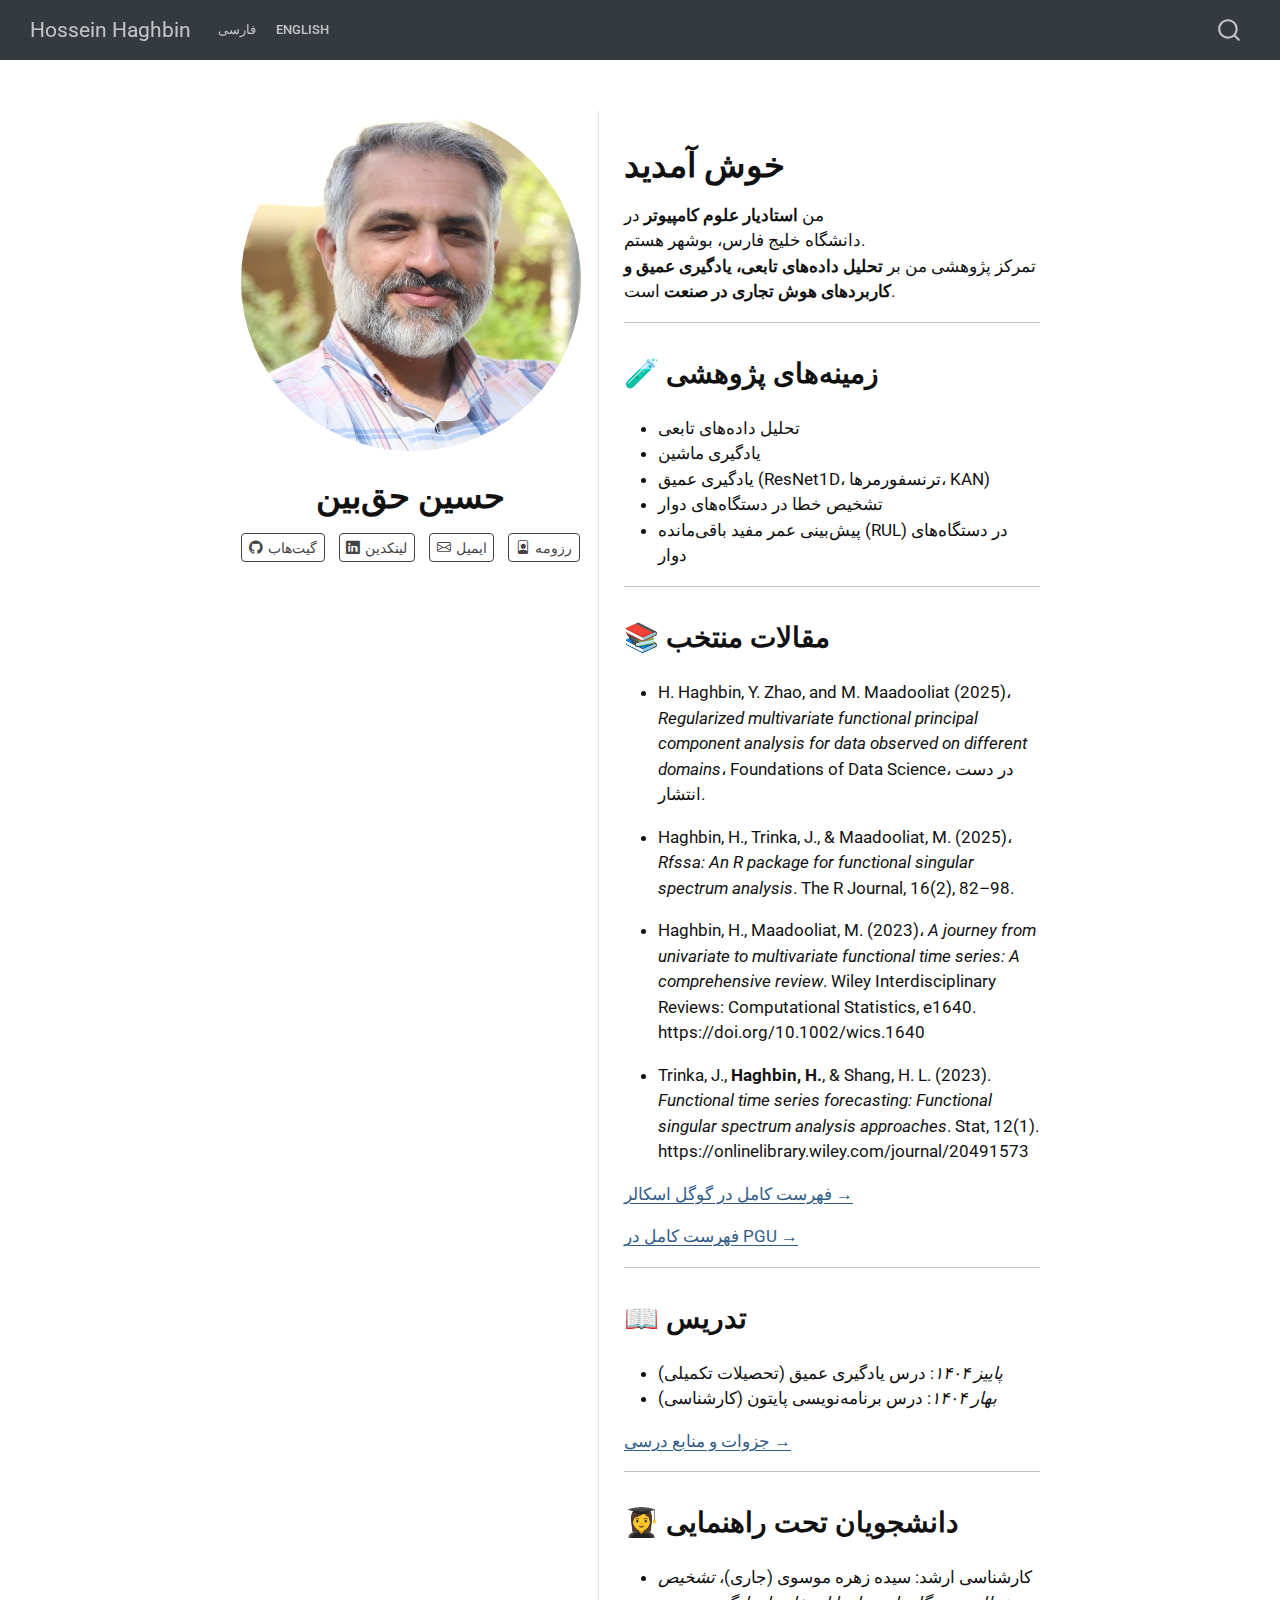
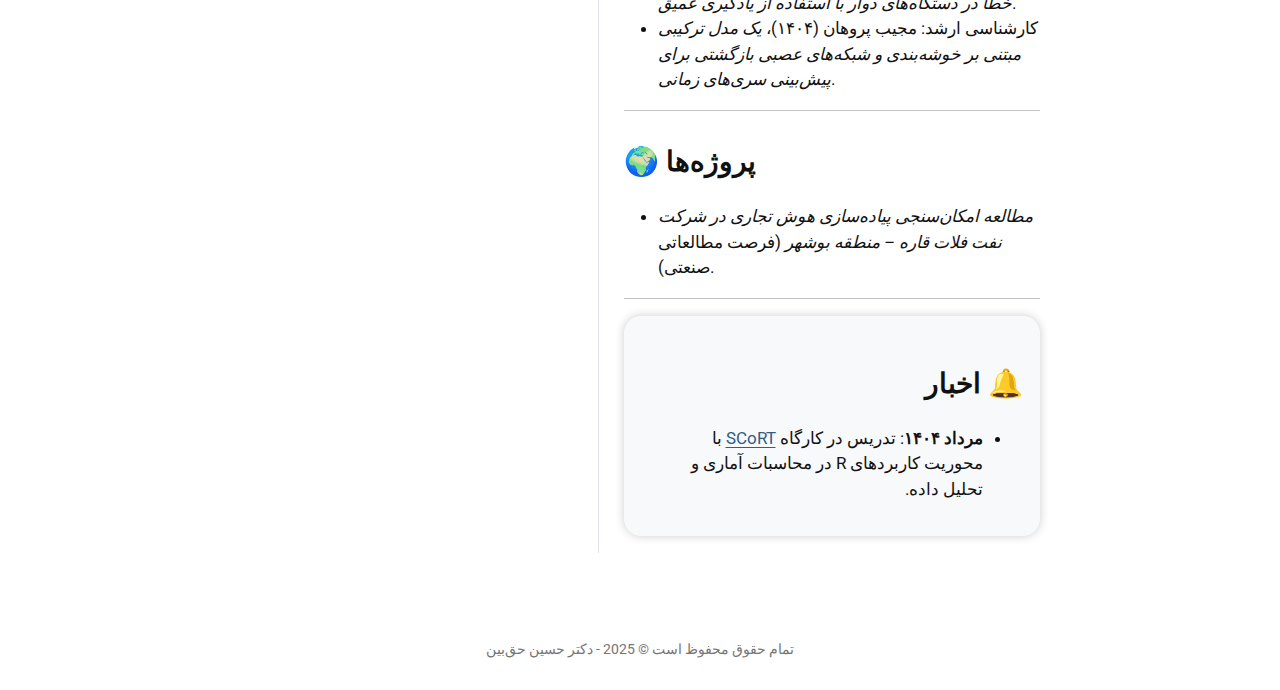
<file: index_fa.html>
<!DOCTYPE html>
<html xmlns="http://www.w3.org/1999/xhtml" lang="fa" xml:lang="fa"><head>

<meta charset="utf-8">
<meta name="generator" content="quarto-1.7.31">

<meta name="viewport" content="width=device-width, initial-scale=1.0, user-scalable=yes">


<title>حسین حق‌بین – Hossein Haghbin</title>
<style>
code{white-space: pre-wrap;}
span.smallcaps{font-variant: small-caps;}
div.columns{display: flex; gap: min(4vw, 1.5em);}
div.column{flex: auto; overflow-x: auto;}
div.hanging-indent{margin-left: 1.5em; text-indent: -1.5em;}
ul.task-list{list-style: none;}
ul.task-list li input[type="checkbox"] {
  width: 0.8em;
  margin: 0 0.8em 0.2em -1em; /* quarto-specific, see https://github.com/quarto-dev/quarto-cli/issues/4556 */ 
  vertical-align: middle;
}
</style>


<script src="site_libs/quarto-nav/quarto-nav.js"></script>
<script src="site_libs/quarto-nav/headroom.min.js"></script>
<script src="site_libs/clipboard/clipboard.min.js"></script>
<script src="site_libs/quarto-search/autocomplete.umd.js"></script>
<script src="site_libs/quarto-search/fuse.min.js"></script>
<script src="site_libs/quarto-search/quarto-search.js"></script>
<meta name="quarto:offset" content="./">
<link href="./images/favicon.ico" rel="icon">
<script src="site_libs/quarto-html/quarto.js" type="module"></script>
<script src="site_libs/quarto-html/tabsets/tabsets.js" type="module"></script>
<script src="site_libs/quarto-html/popper.min.js"></script>
<script src="site_libs/quarto-html/tippy.umd.min.js"></script>
<link href="site_libs/quarto-html/tippy.css" rel="stylesheet">
<link href="site_libs/quarto-html/quarto-syntax-highlighting-e1a5c8363afafaef2c763b6775fbf3ca.css" rel="stylesheet" id="quarto-text-highlighting-styles">
<script src="site_libs/bootstrap/bootstrap.min.js"></script>
<link href="site_libs/bootstrap/bootstrap-icons.css" rel="stylesheet">
<link href="site_libs/bootstrap/bootstrap-594f333b5b8cf83d67eebac714ec6df2.min.css" rel="stylesheet" append-hash="true" id="quarto-bootstrap" data-mode="light">
<script id="quarto-search-options" type="application/json">{
  "location": "navbar",
  "copy-button": false,
  "collapse-after": 3,
  "panel-placement": "end",
  "type": "overlay",
  "limit": 50,
  "keyboard-shortcut": [
    "f",
    "/",
    "s"
  ],
  "show-item-context": false,
  "language": {
    "search-no-results-text": "No results",
    "search-matching-documents-text": "matching documents",
    "search-copy-link-title": "Copy link to search",
    "search-hide-matches-text": "Hide additional matches",
    "search-more-match-text": "more match in this document",
    "search-more-matches-text": "more matches in this document",
    "search-clear-button-title": "Clear",
    "search-text-placeholder": "",
    "search-detached-cancel-button-title": "Cancel",
    "search-submit-button-title": "Submit",
    "search-label": "Search"
  }
}</script>


</head>

<body class="nav-fixed fullcontent quarto-light">

<div id="quarto-search-results"></div>
  <header id="quarto-header" class="headroom fixed-top">
    <nav class="navbar navbar-expand-lg " data-bs-theme="dark">
      <div class="navbar-container container-fluid">
      <div class="navbar-brand-container mx-auto">
    <a class="navbar-brand" href="./index.html">
    <span class="navbar-title">Hossein Haghbin</span>
    </a>
  </div>
            <div id="quarto-search" class="" title="Search"></div>
          <button class="navbar-toggler" type="button" data-bs-toggle="collapse" data-bs-target="#navbarCollapse" aria-controls="navbarCollapse" role="menu" aria-expanded="false" aria-label="Toggle navigation" onclick="if (window.quartoToggleHeadroom) { window.quartoToggleHeadroom(); }">
  <span class="navbar-toggler-icon"></span>
</button>
          <div class="collapse navbar-collapse" id="navbarCollapse">
            <ul class="navbar-nav navbar-nav-scroll me-auto">
  <li class="nav-item">
    <a class="nav-link" href="./index.html"> 
<span class="menu-text">فارسی</span></a>
  </li>  
  <li class="nav-item">
    <a class="nav-link" href="./index_en.html"> 
<span class="menu-text">English</span></a>
  </li>  
</ul>
          </div> <!-- /navcollapse -->
            <div class="quarto-navbar-tools">
</div>
      </div> <!-- /container-fluid -->
    </nav>
</header>
<!-- content -->
<div id="quarto-content" class="quarto-container page-columns page-rows-contents page-layout-article page-navbar">
<!-- sidebar -->
<!-- margin-sidebar -->
    
<!-- main -->
<div class="quarto-about-trestles">
  <div class="about-entity">
    <img src="images/mypic.jpg" class="about-image
  round " style="height: 20em; width: 20em;">
<header id="title-block-header" class="quarto-title-block default">
<div class="quarto-title">
<h1 class="title">حسین حق‌بین</h1>
</div>
<div class="quarto-title-meta">
  </div>
</header>
    <div class="about-links">
  <a href="https://github.com/haghbinh" class="about-link" rel="" target="">
    <i class="bi bi-github"></i>
     <span class="about-link-text">گیت‌هاب</span>
  </a>
  <a href="https://linkedin.com/in/haghbinh" class="about-link" rel="" target="">
    <i class="bi bi-linkedin"></i>
     <span class="about-link-text">لینکدین</span>
  </a>
  <a href="mailto:haghbin@pgu.ac.ir" class="about-link" rel="" target="">
    <i class="bi bi-envelope"></i>
     <span class="about-link-text">ایمیل</span>
  </a>
  <a href="/cv.pdf" class="about-link" rel="" target="">
    <i class="bi bi-file-person"></i>
     <span class="about-link-text">رزومه</span>
  </a>
</div>
  </div>
  <div class="about-contents"><main class="content" id="quarto-document-content">
<section id="خوش-آمدید" class="level1">
<h1>خوش آمدید</h1>
<p>من <strong>استادیار علوم کامپیوتر</strong> در<br>
دانشگاه خلیج فارس، بوشهر هستم.<br>
تمرکز پژوهشی من بر <strong>تحلیل داده‌های تابعی، یادگیری عمیق و کاربردهای هوش تجاری در صنعت</strong> است.</p>
<hr>
<section id="زمینههای-پژوهشی" class="level2">
<h2 data-anchor-id="زمینههای-پژوهشی">🧪 زمینه‌های پژوهشی</h2>
<ul>
<li>تحلیل داده‌های تابعی<br>
</li>
<li>یادگیری ماشین<br>
</li>
<li>یادگیری عمیق (ResNet1D، ترنسفورمرها، KAN)<br>
</li>
<li>تشخیص خطا در دستگاه‌های دوار<br>
</li>
<li>پیش‌بینی عمر مفید باقی‌مانده (RUL) در دستگاه‌های دوار</li>
</ul>
<hr>
</section>
<section id="مقالات-منتخب" class="level2">
<h2 data-anchor-id="مقالات-منتخب">📚 مقالات منتخب</h2>
<ul>
<li><p>H. Haghbin, Y. Zhao, and M. Maadooliat (2025)، <em>Regularized multivariate functional principal component analysis for data observed on different domains</em>، Foundations of Data Science، در دست انتشار.</p></li>
<li><p>Haghbin, H., Trinka, J., &amp; Maadooliat, M. (2025)، <em>Rfssa: An R package for functional singular spectrum analysis</em>. The R Journal, 16(2), 82–98.</p></li>
<li><p>Haghbin, H., Maadooliat, M. (2023)، <em>A journey from univariate to multivariate functional time series: A comprehensive review</em>. Wiley Interdisciplinary Reviews: Computational Statistics, e1640. https://doi.org/10.1002/wics.1640</p></li>
<li><p>Trinka, J., <strong>Haghbin, H.</strong>, &amp; Shang, H. L. (2023). <em>Functional time series forecasting: Functional singular spectrum analysis approaches</em>. Stat, 12(1). https://onlinelibrary.wiley.com/journal/20491573</p></li>
</ul>
<p><a href="https://scholar.google.com/citations?user=yeRSqxAAAAAJ&amp;hl=en">فهرست کامل در گوگل اسکالر →</a></p>
<p><a href="https://research.pgu.ac.ir/~HHaghbin/en/">فهرست کامل در PGU →</a></p>
<hr>
</section>
<section id="تدریس" class="level2">
<h2 data-anchor-id="تدریس">📖 تدریس</h2>
<ul>
<li><em>پاییز ۱۴۰۴</em>: درس یادگیری عمیق (تحصیلات تکمیلی)<br>
</li>
<li><em>بهار ۱۴۰۴</em>: درس برنامه‌نویسی پایتون (کارشناسی)</li>
</ul>
<p><a href="./teaching.html">جزوات و منابع درسی →</a></p>
<hr>
</section>
<section id="دانشجویان-تحت-راهنمایی" class="level2">
<h2 data-anchor-id="دانشجویان-تحت-راهنمایی">👩‍🎓 دانشجویان تحت راهنمایی</h2>
<ul>
<li>کارشناسی ارشد: سیده زهره موسوی (جاری)، <em>تشخیص خطا در دستگاه‌های دوار با استفاده از یادگیری عمیق</em>.<br>
</li>
<li>کارشناسی ارشد: مجیب پروهان (۱۴۰۴)، <em>یک مدل ترکیبی مبتنی بر خوشه‌بندی و شبکه‌های عصبی بازگشتی برای پیش‌بینی سری‌های زمانی</em>.</li>
</ul>
<hr>
</section>
<section id="پروژهها" class="level2">
<h2 data-anchor-id="پروژهها">🌍 پروژه‌ها</h2>
<ul>
<li><em>مطالعه امکان‌سنجی پیاده‌سازی هوش تجاری در شرکت نفت فلات قاره – منطقه بوشهر</em> (فرصت مطالعاتی صنعتی).</li>
</ul>
<hr>
</section>
<section id="اخبار" class="level2" dir="rtl" style="flex: 1 1 25%; min-width: 250px; background-color: #f8f9fa; padding: 1rem; border-radius: 1rem; box-shadow: 0 0 10px #ccc;">
<h2 data-anchor-id="اخبار">🔔 اخبار</h2>
<ul>
<li><strong>مرداد ۱۴۰۴</strong>: تدریس در کارگاه <a href="https://mmadoliat.github.io/SCoRT/">SCoRT</a> با محوریت کاربردهای R در محاسبات آماری و تحلیل داده.</li>
</ul>
</section>


</section>
</main></div>
</div>
 <!-- /main -->
<script id="quarto-html-after-body" type="application/javascript">
  window.document.addEventListener("DOMContentLoaded", function (event) {
    const isCodeAnnotation = (el) => {
      for (const clz of el.classList) {
        if (clz.startsWith('code-annotation-')) {                     
          return true;
        }
      }
      return false;
    }
    const onCopySuccess = function(e) {
      // button target
      const button = e.trigger;
      // don't keep focus
      button.blur();
      // flash "checked"
      button.classList.add('code-copy-button-checked');
      var currentTitle = button.getAttribute("title");
      button.setAttribute("title", "Copied!");
      let tooltip;
      if (window.bootstrap) {
        button.setAttribute("data-bs-toggle", "tooltip");
        button.setAttribute("data-bs-placement", "left");
        button.setAttribute("data-bs-title", "Copied!");
        tooltip = new bootstrap.Tooltip(button, 
          { trigger: "manual", 
            customClass: "code-copy-button-tooltip",
            offset: [0, -8]});
        tooltip.show();    
      }
      setTimeout(function() {
        if (tooltip) {
          tooltip.hide();
          button.removeAttribute("data-bs-title");
          button.removeAttribute("data-bs-toggle");
          button.removeAttribute("data-bs-placement");
        }
        button.setAttribute("title", currentTitle);
        button.classList.remove('code-copy-button-checked');
      }, 1000);
      // clear code selection
      e.clearSelection();
    }
    const getTextToCopy = function(trigger) {
        const codeEl = trigger.previousElementSibling.cloneNode(true);
        for (const childEl of codeEl.children) {
          if (isCodeAnnotation(childEl)) {
            childEl.remove();
          }
        }
        return codeEl.innerText;
    }
    const clipboard = new window.ClipboardJS('.code-copy-button:not([data-in-quarto-modal])', {
      text: getTextToCopy
    });
    clipboard.on('success', onCopySuccess);
    if (window.document.getElementById('quarto-embedded-source-code-modal')) {
      const clipboardModal = new window.ClipboardJS('.code-copy-button[data-in-quarto-modal]', {
        text: getTextToCopy,
        container: window.document.getElementById('quarto-embedded-source-code-modal')
      });
      clipboardModal.on('success', onCopySuccess);
    }
      var localhostRegex = new RegExp(/^(?:http|https):\/\/localhost\:?[0-9]*\//);
      var mailtoRegex = new RegExp(/^mailto:/);
        var filterRegex = new RegExp("https:\/\/haghbinh\.ir");
      var isInternal = (href) => {
          return filterRegex.test(href) || localhostRegex.test(href) || mailtoRegex.test(href);
      }
      // Inspect non-navigation links and adorn them if external
     var links = window.document.querySelectorAll('a[href]:not(.nav-link):not(.navbar-brand):not(.toc-action):not(.sidebar-link):not(.sidebar-item-toggle):not(.pagination-link):not(.no-external):not([aria-hidden]):not(.dropdown-item):not(.quarto-navigation-tool):not(.about-link)');
      for (var i=0; i<links.length; i++) {
        const link = links[i];
        if (!isInternal(link.href)) {
          // undo the damage that might have been done by quarto-nav.js in the case of
          // links that we want to consider external
          if (link.dataset.originalHref !== undefined) {
            link.href = link.dataset.originalHref;
          }
        }
      }
    function tippyHover(el, contentFn, onTriggerFn, onUntriggerFn) {
      const config = {
        allowHTML: true,
        maxWidth: 500,
        delay: 100,
        arrow: false,
        appendTo: function(el) {
            return el.parentElement;
        },
        interactive: true,
        interactiveBorder: 10,
        theme: 'quarto',
        placement: 'bottom-start',
      };
      if (contentFn) {
        config.content = contentFn;
      }
      if (onTriggerFn) {
        config.onTrigger = onTriggerFn;
      }
      if (onUntriggerFn) {
        config.onUntrigger = onUntriggerFn;
      }
      window.tippy(el, config); 
    }
    const noterefs = window.document.querySelectorAll('a[role="doc-noteref"]');
    for (var i=0; i<noterefs.length; i++) {
      const ref = noterefs[i];
      tippyHover(ref, function() {
        // use id or data attribute instead here
        let href = ref.getAttribute('data-footnote-href') || ref.getAttribute('href');
        try { href = new URL(href).hash; } catch {}
        const id = href.replace(/^#\/?/, "");
        const note = window.document.getElementById(id);
        if (note) {
          return note.innerHTML;
        } else {
          return "";
        }
      });
    }
    const xrefs = window.document.querySelectorAll('a.quarto-xref');
    const processXRef = (id, note) => {
      // Strip column container classes
      const stripColumnClz = (el) => {
        el.classList.remove("page-full", "page-columns");
        if (el.children) {
          for (const child of el.children) {
            stripColumnClz(child);
          }
        }
      }
      stripColumnClz(note)
      if (id === null || id.startsWith('sec-')) {
        // Special case sections, only their first couple elements
        const container = document.createElement("div");
        if (note.children && note.children.length > 2) {
          container.appendChild(note.children[0].cloneNode(true));
          for (let i = 1; i < note.children.length; i++) {
            const child = note.children[i];
            if (child.tagName === "P" && child.innerText === "") {
              continue;
            } else {
              container.appendChild(child.cloneNode(true));
              break;
            }
          }
          if (window.Quarto?.typesetMath) {
            window.Quarto.typesetMath(container);
          }
          return container.innerHTML
        } else {
          if (window.Quarto?.typesetMath) {
            window.Quarto.typesetMath(note);
          }
          return note.innerHTML;
        }
      } else {
        // Remove any anchor links if they are present
        const anchorLink = note.querySelector('a.anchorjs-link');
        if (anchorLink) {
          anchorLink.remove();
        }
        if (window.Quarto?.typesetMath) {
          window.Quarto.typesetMath(note);
        }
        if (note.classList.contains("callout")) {
          return note.outerHTML;
        } else {
          return note.innerHTML;
        }
      }
    }
    for (var i=0; i<xrefs.length; i++) {
      const xref = xrefs[i];
      tippyHover(xref, undefined, function(instance) {
        instance.disable();
        let url = xref.getAttribute('href');
        let hash = undefined; 
        if (url.startsWith('#')) {
          hash = url;
        } else {
          try { hash = new URL(url).hash; } catch {}
        }
        if (hash) {
          const id = hash.replace(/^#\/?/, "");
          const note = window.document.getElementById(id);
          if (note !== null) {
            try {
              const html = processXRef(id, note.cloneNode(true));
              instance.setContent(html);
            } finally {
              instance.enable();
              instance.show();
            }
          } else {
            // See if we can fetch this
            fetch(url.split('#')[0])
            .then(res => res.text())
            .then(html => {
              const parser = new DOMParser();
              const htmlDoc = parser.parseFromString(html, "text/html");
              const note = htmlDoc.getElementById(id);
              if (note !== null) {
                const html = processXRef(id, note);
                instance.setContent(html);
              } 
            }).finally(() => {
              instance.enable();
              instance.show();
            });
          }
        } else {
          // See if we can fetch a full url (with no hash to target)
          // This is a special case and we should probably do some content thinning / targeting
          fetch(url)
          .then(res => res.text())
          .then(html => {
            const parser = new DOMParser();
            const htmlDoc = parser.parseFromString(html, "text/html");
            const note = htmlDoc.querySelector('main.content');
            if (note !== null) {
              // This should only happen for chapter cross references
              // (since there is no id in the URL)
              // remove the first header
              if (note.children.length > 0 && note.children[0].tagName === "HEADER") {
                note.children[0].remove();
              }
              const html = processXRef(null, note);
              instance.setContent(html);
            } 
          }).finally(() => {
            instance.enable();
            instance.show();
          });
        }
      }, function(instance) {
      });
    }
        let selectedAnnoteEl;
        const selectorForAnnotation = ( cell, annotation) => {
          let cellAttr = 'data-code-cell="' + cell + '"';
          let lineAttr = 'data-code-annotation="' +  annotation + '"';
          const selector = 'span[' + cellAttr + '][' + lineAttr + ']';
          return selector;
        }
        const selectCodeLines = (annoteEl) => {
          const doc = window.document;
          const targetCell = annoteEl.getAttribute("data-target-cell");
          const targetAnnotation = annoteEl.getAttribute("data-target-annotation");
          const annoteSpan = window.document.querySelector(selectorForAnnotation(targetCell, targetAnnotation));
          const lines = annoteSpan.getAttribute("data-code-lines").split(",");
          const lineIds = lines.map((line) => {
            return targetCell + "-" + line;
          })
          let top = null;
          let height = null;
          let parent = null;
          if (lineIds.length > 0) {
              //compute the position of the single el (top and bottom and make a div)
              const el = window.document.getElementById(lineIds[0]);
              top = el.offsetTop;
              height = el.offsetHeight;
              parent = el.parentElement.parentElement;
            if (lineIds.length > 1) {
              const lastEl = window.document.getElementById(lineIds[lineIds.length - 1]);
              const bottom = lastEl.offsetTop + lastEl.offsetHeight;
              height = bottom - top;
            }
            if (top !== null && height !== null && parent !== null) {
              // cook up a div (if necessary) and position it 
              let div = window.document.getElementById("code-annotation-line-highlight");
              if (div === null) {
                div = window.document.createElement("div");
                div.setAttribute("id", "code-annotation-line-highlight");
                div.style.position = 'absolute';
                parent.appendChild(div);
              }
              div.style.top = top - 2 + "px";
              div.style.height = height + 4 + "px";
              div.style.left = 0;
              let gutterDiv = window.document.getElementById("code-annotation-line-highlight-gutter");
              if (gutterDiv === null) {
                gutterDiv = window.document.createElement("div");
                gutterDiv.setAttribute("id", "code-annotation-line-highlight-gutter");
                gutterDiv.style.position = 'absolute';
                const codeCell = window.document.getElementById(targetCell);
                const gutter = codeCell.querySelector('.code-annotation-gutter');
                gutter.appendChild(gutterDiv);
              }
              gutterDiv.style.top = top - 2 + "px";
              gutterDiv.style.height = height + 4 + "px";
            }
            selectedAnnoteEl = annoteEl;
          }
        };
        const unselectCodeLines = () => {
          const elementsIds = ["code-annotation-line-highlight", "code-annotation-line-highlight-gutter"];
          elementsIds.forEach((elId) => {
            const div = window.document.getElementById(elId);
            if (div) {
              div.remove();
            }
          });
          selectedAnnoteEl = undefined;
        };
          // Handle positioning of the toggle
      window.addEventListener(
        "resize",
        throttle(() => {
          elRect = undefined;
          if (selectedAnnoteEl) {
            selectCodeLines(selectedAnnoteEl);
          }
        }, 10)
      );
      function throttle(fn, ms) {
      let throttle = false;
      let timer;
        return (...args) => {
          if(!throttle) { // first call gets through
              fn.apply(this, args);
              throttle = true;
          } else { // all the others get throttled
              if(timer) clearTimeout(timer); // cancel #2
              timer = setTimeout(() => {
                fn.apply(this, args);
                timer = throttle = false;
              }, ms);
          }
        };
      }
        // Attach click handler to the DT
        const annoteDls = window.document.querySelectorAll('dt[data-target-cell]');
        for (const annoteDlNode of annoteDls) {
          annoteDlNode.addEventListener('click', (event) => {
            const clickedEl = event.target;
            if (clickedEl !== selectedAnnoteEl) {
              unselectCodeLines();
              const activeEl = window.document.querySelector('dt[data-target-cell].code-annotation-active');
              if (activeEl) {
                activeEl.classList.remove('code-annotation-active');
              }
              selectCodeLines(clickedEl);
              clickedEl.classList.add('code-annotation-active');
            } else {
              // Unselect the line
              unselectCodeLines();
              clickedEl.classList.remove('code-annotation-active');
            }
          });
        }
    const findCites = (el) => {
      const parentEl = el.parentElement;
      if (parentEl) {
        const cites = parentEl.dataset.cites;
        if (cites) {
          return {
            el,
            cites: cites.split(' ')
          };
        } else {
          return findCites(el.parentElement)
        }
      } else {
        return undefined;
      }
    };
    var bibliorefs = window.document.querySelectorAll('a[role="doc-biblioref"]');
    for (var i=0; i<bibliorefs.length; i++) {
      const ref = bibliorefs[i];
      const citeInfo = findCites(ref);
      if (citeInfo) {
        tippyHover(citeInfo.el, function() {
          var popup = window.document.createElement('div');
          citeInfo.cites.forEach(function(cite) {
            var citeDiv = window.document.createElement('div');
            citeDiv.classList.add('hanging-indent');
            citeDiv.classList.add('csl-entry');
            var biblioDiv = window.document.getElementById('ref-' + cite);
            if (biblioDiv) {
              citeDiv.innerHTML = biblioDiv.innerHTML;
            }
            popup.appendChild(citeDiv);
          });
          return popup.innerHTML;
        });
      }
    }
  });
  </script>
</div> <!-- /content -->
<footer class="footer">
  <div class="nav-footer">
    <div class="nav-footer-left">
      &nbsp;
    </div>   
    <div class="nav-footer-center">
<p>تمام حقوق محفوظ است © 2025 - دکتر حسین حق‌بین</p>
</div>
    <div class="nav-footer-right">
      &nbsp;
    </div>
  </div>
</footer>




</body></html>
</file>
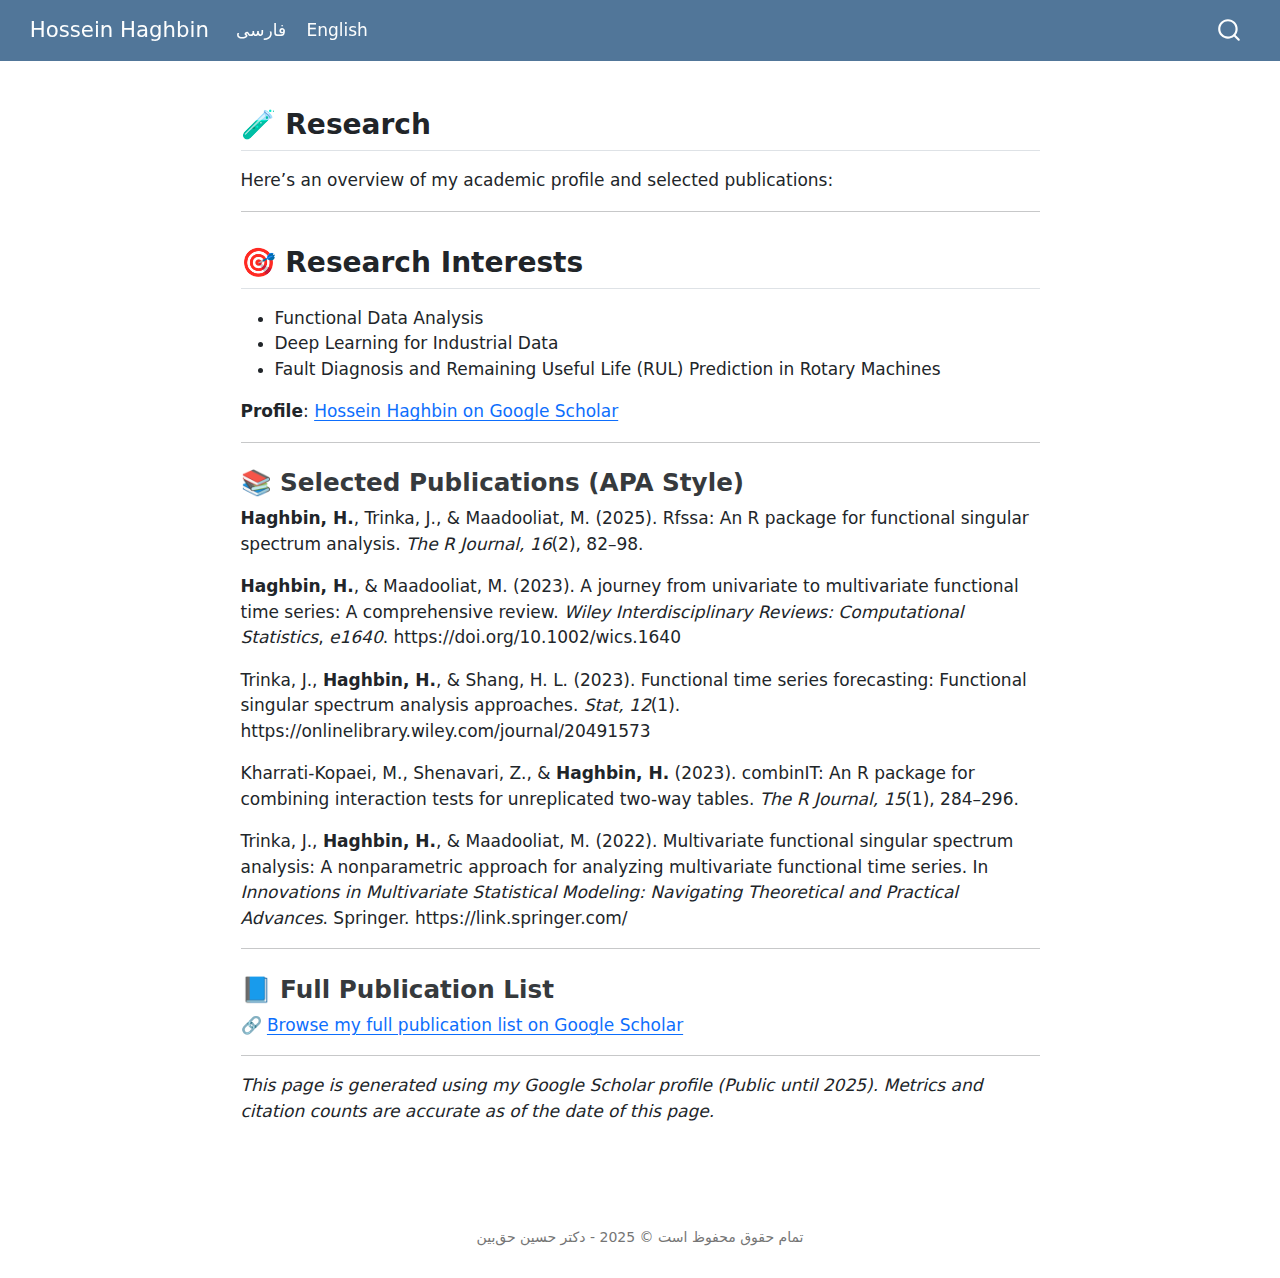
<file: research.html>
<!DOCTYPE html>
<html xmlns="http://www.w3.org/1999/xhtml" lang="en" xml:lang="en"><head>

<meta charset="utf-8">
<meta name="generator" content="quarto-1.7.31">

<meta name="viewport" content="width=device-width, initial-scale=1.0, user-scalable=yes">


<title>research – Hossein Haghbin</title>
<style>
code{white-space: pre-wrap;}
span.smallcaps{font-variant: small-caps;}
div.columns{display: flex; gap: min(4vw, 1.5em);}
div.column{flex: auto; overflow-x: auto;}
div.hanging-indent{margin-left: 1.5em; text-indent: -1.5em;}
ul.task-list{list-style: none;}
ul.task-list li input[type="checkbox"] {
  width: 0.8em;
  margin: 0 0.8em 0.2em -1em; /* quarto-specific, see https://github.com/quarto-dev/quarto-cli/issues/4556 */ 
  vertical-align: middle;
}
</style>


<script src="site_libs/quarto-nav/quarto-nav.js"></script>
<script src="site_libs/quarto-nav/headroom.min.js"></script>
<script src="site_libs/clipboard/clipboard.min.js"></script>
<script src="site_libs/quarto-search/autocomplete.umd.js"></script>
<script src="site_libs/quarto-search/fuse.min.js"></script>
<script src="site_libs/quarto-search/quarto-search.js"></script>
<meta name="quarto:offset" content="./">
<link href="./images/favicon.ico" rel="icon">
<script src="site_libs/quarto-html/quarto.js" type="module"></script>
<script src="site_libs/quarto-html/tabsets/tabsets.js" type="module"></script>
<script src="site_libs/quarto-html/popper.min.js"></script>
<script src="site_libs/quarto-html/tippy.umd.min.js"></script>
<script src="site_libs/quarto-html/anchor.min.js"></script>
<link href="site_libs/quarto-html/tippy.css" rel="stylesheet">
<link href="site_libs/quarto-html/quarto-syntax-highlighting-e1a5c8363afafaef2c763b6775fbf3ca.css" rel="stylesheet" id="quarto-text-highlighting-styles">
<script src="site_libs/bootstrap/bootstrap.min.js"></script>
<link href="site_libs/bootstrap/bootstrap-icons.css" rel="stylesheet">
<link href="site_libs/bootstrap/bootstrap-991b1886d3c685c7aa2b62b80640c7af.min.css" rel="stylesheet" append-hash="true" id="quarto-bootstrap" data-mode="light">
<script id="quarto-search-options" type="application/json">{
  "location": "navbar",
  "copy-button": false,
  "collapse-after": 3,
  "panel-placement": "end",
  "type": "overlay",
  "limit": 50,
  "keyboard-shortcut": [
    "f",
    "/",
    "s"
  ],
  "show-item-context": false,
  "language": {
    "search-no-results-text": "No results",
    "search-matching-documents-text": "matching documents",
    "search-copy-link-title": "Copy link to search",
    "search-hide-matches-text": "Hide additional matches",
    "search-more-match-text": "more match in this document",
    "search-more-matches-text": "more matches in this document",
    "search-clear-button-title": "Clear",
    "search-text-placeholder": "",
    "search-detached-cancel-button-title": "Cancel",
    "search-submit-button-title": "Submit",
    "search-label": "Search"
  }
}</script>


</head>

<body class="nav-fixed fullcontent quarto-light">

<div id="quarto-search-results"></div>
  <header id="quarto-header" class="headroom fixed-top">
    <nav class="navbar navbar-expand-lg " data-bs-theme="dark">
      <div class="navbar-container container-fluid">
      <div class="navbar-brand-container mx-auto">
    <a class="navbar-brand" href="./index.html">
    <span class="navbar-title">Hossein Haghbin</span>
    </a>
  </div>
            <div id="quarto-search" class="" title="Search"></div>
          <button class="navbar-toggler" type="button" data-bs-toggle="collapse" data-bs-target="#navbarCollapse" aria-controls="navbarCollapse" role="menu" aria-expanded="false" aria-label="Toggle navigation" onclick="if (window.quartoToggleHeadroom) { window.quartoToggleHeadroom(); }">
  <span class="navbar-toggler-icon"></span>
</button>
          <div class="collapse navbar-collapse" id="navbarCollapse">
            <ul class="navbar-nav navbar-nav-scroll me-auto">
  <li class="nav-item">
    <a class="nav-link" href="./index.html"> 
<span class="menu-text">فارسی</span></a>
  </li>  
  <li class="nav-item">
    <a class="nav-link" href="./index_en.html"> 
<span class="menu-text">English</span></a>
  </li>  
</ul>
          </div> <!-- /navcollapse -->
            <div class="quarto-navbar-tools">
</div>
      </div> <!-- /container-fluid -->
    </nav>
</header>
<!-- content -->
<div id="quarto-content" class="quarto-container page-columns page-rows-contents page-layout-article page-navbar">
<!-- sidebar -->
<!-- margin-sidebar -->
    
<!-- main -->
<main class="content" id="quarto-document-content"><header id="title-block-header" class="quarto-title-block"></header>




<section id="research" class="level2">
<h2 class="anchored" data-anchor-id="research">🧪 Research</h2>
<p>Here’s an overview of my academic profile and selected publications:</p>
<hr>
</section>
<section id="research-interests" class="level2">
<h2 class="anchored" data-anchor-id="research-interests">🎯 Research Interests</h2>
<div style="text-align: left;">
<ul>
<li>
Functional Data Analysis
</li>
<li>
Deep Learning for Industrial Data
</li>
<li>
Fault Diagnosis and Remaining Useful Life (RUL) Prediction in Rotary Machines
</li>
</ul>
</div>
<p><strong>Profile</strong>: <a href="https://scholar.google.com/citations?user=yeRSqxAAAAAJ&amp;hl=en">Hossein Haghbin on Google Scholar</a></p>
<hr>
<section id="selected-publications-apa-style" class="level3">
<h3 class="anchored" data-anchor-id="selected-publications-apa-style">📚 Selected Publications (APA Style)</h3>
<p><strong>Haghbin, H.</strong>, Trinka, J., &amp; Maadooliat, M. (2025). Rfssa: An R package for functional singular spectrum analysis. <em>The R Journal, 16</em>(2), 82–98.</p>
<p><strong>Haghbin, H.</strong>, &amp; Maadooliat, M. (2023). A journey from univariate to multivariate functional time series: A comprehensive review. <em>Wiley Interdisciplinary Reviews: Computational Statistics</em>, <em>e1640</em>. https://doi.org/10.1002/wics.1640</p>
<p>Trinka, J., <strong>Haghbin, H.</strong>, &amp; Shang, H. L. (2023). Functional time series forecasting: Functional singular spectrum analysis approaches. <em>Stat, 12</em>(1). https://onlinelibrary.wiley.com/journal/20491573</p>
<p>Kharrati-Kopaei, M., Shenavari, Z., &amp; <strong>Haghbin, H.</strong> (2023). combinIT: An R package for combining interaction tests for unreplicated two-way tables. <em>The R Journal, 15</em>(1), 284–296.</p>
<p>Trinka, J., <strong>Haghbin, H.</strong>, &amp; Maadooliat, M. (2022). Multivariate functional singular spectrum analysis: A nonparametric approach for analyzing multivariate functional time series. In <em>Innovations in Multivariate Statistical Modeling: Navigating Theoretical and Practical Advances</em>. Springer. https://link.springer.com/</p>
<hr>
</section>
<section id="full-publication-list" class="level3">
<h3 class="anchored" data-anchor-id="full-publication-list">📘 Full Publication List</h3>
<p>🔗 <a href="https://scholar.google.com/citations?user=yeRSqxAAAAAJ&amp;hl=en">Browse my full publication list on Google Scholar</a></p>
<hr>
<p><em>This page is generated using my Google Scholar profile (Public until 2025). Metrics and citation counts are accurate as of the date of this page.</em></p>


</section>
</section>

</main> <!-- /main -->
<script id="quarto-html-after-body" type="application/javascript">
  window.document.addEventListener("DOMContentLoaded", function (event) {
    const icon = "";
    const anchorJS = new window.AnchorJS();
    anchorJS.options = {
      placement: 'right',
      icon: icon
    };
    anchorJS.add('.anchored');
    const isCodeAnnotation = (el) => {
      for (const clz of el.classList) {
        if (clz.startsWith('code-annotation-')) {                     
          return true;
        }
      }
      return false;
    }
    const onCopySuccess = function(e) {
      // button target
      const button = e.trigger;
      // don't keep focus
      button.blur();
      // flash "checked"
      button.classList.add('code-copy-button-checked');
      var currentTitle = button.getAttribute("title");
      button.setAttribute("title", "Copied!");
      let tooltip;
      if (window.bootstrap) {
        button.setAttribute("data-bs-toggle", "tooltip");
        button.setAttribute("data-bs-placement", "left");
        button.setAttribute("data-bs-title", "Copied!");
        tooltip = new bootstrap.Tooltip(button, 
          { trigger: "manual", 
            customClass: "code-copy-button-tooltip",
            offset: [0, -8]});
        tooltip.show();    
      }
      setTimeout(function() {
        if (tooltip) {
          tooltip.hide();
          button.removeAttribute("data-bs-title");
          button.removeAttribute("data-bs-toggle");
          button.removeAttribute("data-bs-placement");
        }
        button.setAttribute("title", currentTitle);
        button.classList.remove('code-copy-button-checked');
      }, 1000);
      // clear code selection
      e.clearSelection();
    }
    const getTextToCopy = function(trigger) {
        const codeEl = trigger.previousElementSibling.cloneNode(true);
        for (const childEl of codeEl.children) {
          if (isCodeAnnotation(childEl)) {
            childEl.remove();
          }
        }
        return codeEl.innerText;
    }
    const clipboard = new window.ClipboardJS('.code-copy-button:not([data-in-quarto-modal])', {
      text: getTextToCopy
    });
    clipboard.on('success', onCopySuccess);
    if (window.document.getElementById('quarto-embedded-source-code-modal')) {
      const clipboardModal = new window.ClipboardJS('.code-copy-button[data-in-quarto-modal]', {
        text: getTextToCopy,
        container: window.document.getElementById('quarto-embedded-source-code-modal')
      });
      clipboardModal.on('success', onCopySuccess);
    }
      var localhostRegex = new RegExp(/^(?:http|https):\/\/localhost\:?[0-9]*\//);
      var mailtoRegex = new RegExp(/^mailto:/);
        var filterRegex = new RegExp("https:\/\/haghbinh\.ir");
      var isInternal = (href) => {
          return filterRegex.test(href) || localhostRegex.test(href) || mailtoRegex.test(href);
      }
      // Inspect non-navigation links and adorn them if external
     var links = window.document.querySelectorAll('a[href]:not(.nav-link):not(.navbar-brand):not(.toc-action):not(.sidebar-link):not(.sidebar-item-toggle):not(.pagination-link):not(.no-external):not([aria-hidden]):not(.dropdown-item):not(.quarto-navigation-tool):not(.about-link)');
      for (var i=0; i<links.length; i++) {
        const link = links[i];
        if (!isInternal(link.href)) {
          // undo the damage that might have been done by quarto-nav.js in the case of
          // links that we want to consider external
          if (link.dataset.originalHref !== undefined) {
            link.href = link.dataset.originalHref;
          }
        }
      }
    function tippyHover(el, contentFn, onTriggerFn, onUntriggerFn) {
      const config = {
        allowHTML: true,
        maxWidth: 500,
        delay: 100,
        arrow: false,
        appendTo: function(el) {
            return el.parentElement;
        },
        interactive: true,
        interactiveBorder: 10,
        theme: 'quarto',
        placement: 'bottom-start',
      };
      if (contentFn) {
        config.content = contentFn;
      }
      if (onTriggerFn) {
        config.onTrigger = onTriggerFn;
      }
      if (onUntriggerFn) {
        config.onUntrigger = onUntriggerFn;
      }
      window.tippy(el, config); 
    }
    const noterefs = window.document.querySelectorAll('a[role="doc-noteref"]');
    for (var i=0; i<noterefs.length; i++) {
      const ref = noterefs[i];
      tippyHover(ref, function() {
        // use id or data attribute instead here
        let href = ref.getAttribute('data-footnote-href') || ref.getAttribute('href');
        try { href = new URL(href).hash; } catch {}
        const id = href.replace(/^#\/?/, "");
        const note = window.document.getElementById(id);
        if (note) {
          return note.innerHTML;
        } else {
          return "";
        }
      });
    }
    const xrefs = window.document.querySelectorAll('a.quarto-xref');
    const processXRef = (id, note) => {
      // Strip column container classes
      const stripColumnClz = (el) => {
        el.classList.remove("page-full", "page-columns");
        if (el.children) {
          for (const child of el.children) {
            stripColumnClz(child);
          }
        }
      }
      stripColumnClz(note)
      if (id === null || id.startsWith('sec-')) {
        // Special case sections, only their first couple elements
        const container = document.createElement("div");
        if (note.children && note.children.length > 2) {
          container.appendChild(note.children[0].cloneNode(true));
          for (let i = 1; i < note.children.length; i++) {
            const child = note.children[i];
            if (child.tagName === "P" && child.innerText === "") {
              continue;
            } else {
              container.appendChild(child.cloneNode(true));
              break;
            }
          }
          if (window.Quarto?.typesetMath) {
            window.Quarto.typesetMath(container);
          }
          return container.innerHTML
        } else {
          if (window.Quarto?.typesetMath) {
            window.Quarto.typesetMath(note);
          }
          return note.innerHTML;
        }
      } else {
        // Remove any anchor links if they are present
        const anchorLink = note.querySelector('a.anchorjs-link');
        if (anchorLink) {
          anchorLink.remove();
        }
        if (window.Quarto?.typesetMath) {
          window.Quarto.typesetMath(note);
        }
        if (note.classList.contains("callout")) {
          return note.outerHTML;
        } else {
          return note.innerHTML;
        }
      }
    }
    for (var i=0; i<xrefs.length; i++) {
      const xref = xrefs[i];
      tippyHover(xref, undefined, function(instance) {
        instance.disable();
        let url = xref.getAttribute('href');
        let hash = undefined; 
        if (url.startsWith('#')) {
          hash = url;
        } else {
          try { hash = new URL(url).hash; } catch {}
        }
        if (hash) {
          const id = hash.replace(/^#\/?/, "");
          const note = window.document.getElementById(id);
          if (note !== null) {
            try {
              const html = processXRef(id, note.cloneNode(true));
              instance.setContent(html);
            } finally {
              instance.enable();
              instance.show();
            }
          } else {
            // See if we can fetch this
            fetch(url.split('#')[0])
            .then(res => res.text())
            .then(html => {
              const parser = new DOMParser();
              const htmlDoc = parser.parseFromString(html, "text/html");
              const note = htmlDoc.getElementById(id);
              if (note !== null) {
                const html = processXRef(id, note);
                instance.setContent(html);
              } 
            }).finally(() => {
              instance.enable();
              instance.show();
            });
          }
        } else {
          // See if we can fetch a full url (with no hash to target)
          // This is a special case and we should probably do some content thinning / targeting
          fetch(url)
          .then(res => res.text())
          .then(html => {
            const parser = new DOMParser();
            const htmlDoc = parser.parseFromString(html, "text/html");
            const note = htmlDoc.querySelector('main.content');
            if (note !== null) {
              // This should only happen for chapter cross references
              // (since there is no id in the URL)
              // remove the first header
              if (note.children.length > 0 && note.children[0].tagName === "HEADER") {
                note.children[0].remove();
              }
              const html = processXRef(null, note);
              instance.setContent(html);
            } 
          }).finally(() => {
            instance.enable();
            instance.show();
          });
        }
      }, function(instance) {
      });
    }
        let selectedAnnoteEl;
        const selectorForAnnotation = ( cell, annotation) => {
          let cellAttr = 'data-code-cell="' + cell + '"';
          let lineAttr = 'data-code-annotation="' +  annotation + '"';
          const selector = 'span[' + cellAttr + '][' + lineAttr + ']';
          return selector;
        }
        const selectCodeLines = (annoteEl) => {
          const doc = window.document;
          const targetCell = annoteEl.getAttribute("data-target-cell");
          const targetAnnotation = annoteEl.getAttribute("data-target-annotation");
          const annoteSpan = window.document.querySelector(selectorForAnnotation(targetCell, targetAnnotation));
          const lines = annoteSpan.getAttribute("data-code-lines").split(",");
          const lineIds = lines.map((line) => {
            return targetCell + "-" + line;
          })
          let top = null;
          let height = null;
          let parent = null;
          if (lineIds.length > 0) {
              //compute the position of the single el (top and bottom and make a div)
              const el = window.document.getElementById(lineIds[0]);
              top = el.offsetTop;
              height = el.offsetHeight;
              parent = el.parentElement.parentElement;
            if (lineIds.length > 1) {
              const lastEl = window.document.getElementById(lineIds[lineIds.length - 1]);
              const bottom = lastEl.offsetTop + lastEl.offsetHeight;
              height = bottom - top;
            }
            if (top !== null && height !== null && parent !== null) {
              // cook up a div (if necessary) and position it 
              let div = window.document.getElementById("code-annotation-line-highlight");
              if (div === null) {
                div = window.document.createElement("div");
                div.setAttribute("id", "code-annotation-line-highlight");
                div.style.position = 'absolute';
                parent.appendChild(div);
              }
              div.style.top = top - 2 + "px";
              div.style.height = height + 4 + "px";
              div.style.left = 0;
              let gutterDiv = window.document.getElementById("code-annotation-line-highlight-gutter");
              if (gutterDiv === null) {
                gutterDiv = window.document.createElement("div");
                gutterDiv.setAttribute("id", "code-annotation-line-highlight-gutter");
                gutterDiv.style.position = 'absolute';
                const codeCell = window.document.getElementById(targetCell);
                const gutter = codeCell.querySelector('.code-annotation-gutter');
                gutter.appendChild(gutterDiv);
              }
              gutterDiv.style.top = top - 2 + "px";
              gutterDiv.style.height = height + 4 + "px";
            }
            selectedAnnoteEl = annoteEl;
          }
        };
        const unselectCodeLines = () => {
          const elementsIds = ["code-annotation-line-highlight", "code-annotation-line-highlight-gutter"];
          elementsIds.forEach((elId) => {
            const div = window.document.getElementById(elId);
            if (div) {
              div.remove();
            }
          });
          selectedAnnoteEl = undefined;
        };
          // Handle positioning of the toggle
      window.addEventListener(
        "resize",
        throttle(() => {
          elRect = undefined;
          if (selectedAnnoteEl) {
            selectCodeLines(selectedAnnoteEl);
          }
        }, 10)
      );
      function throttle(fn, ms) {
      let throttle = false;
      let timer;
        return (...args) => {
          if(!throttle) { // first call gets through
              fn.apply(this, args);
              throttle = true;
          } else { // all the others get throttled
              if(timer) clearTimeout(timer); // cancel #2
              timer = setTimeout(() => {
                fn.apply(this, args);
                timer = throttle = false;
              }, ms);
          }
        };
      }
        // Attach click handler to the DT
        const annoteDls = window.document.querySelectorAll('dt[data-target-cell]');
        for (const annoteDlNode of annoteDls) {
          annoteDlNode.addEventListener('click', (event) => {
            const clickedEl = event.target;
            if (clickedEl !== selectedAnnoteEl) {
              unselectCodeLines();
              const activeEl = window.document.querySelector('dt[data-target-cell].code-annotation-active');
              if (activeEl) {
                activeEl.classList.remove('code-annotation-active');
              }
              selectCodeLines(clickedEl);
              clickedEl.classList.add('code-annotation-active');
            } else {
              // Unselect the line
              unselectCodeLines();
              clickedEl.classList.remove('code-annotation-active');
            }
          });
        }
    const findCites = (el) => {
      const parentEl = el.parentElement;
      if (parentEl) {
        const cites = parentEl.dataset.cites;
        if (cites) {
          return {
            el,
            cites: cites.split(' ')
          };
        } else {
          return findCites(el.parentElement)
        }
      } else {
        return undefined;
      }
    };
    var bibliorefs = window.document.querySelectorAll('a[role="doc-biblioref"]');
    for (var i=0; i<bibliorefs.length; i++) {
      const ref = bibliorefs[i];
      const citeInfo = findCites(ref);
      if (citeInfo) {
        tippyHover(citeInfo.el, function() {
          var popup = window.document.createElement('div');
          citeInfo.cites.forEach(function(cite) {
            var citeDiv = window.document.createElement('div');
            citeDiv.classList.add('hanging-indent');
            citeDiv.classList.add('csl-entry');
            var biblioDiv = window.document.getElementById('ref-' + cite);
            if (biblioDiv) {
              citeDiv.innerHTML = biblioDiv.innerHTML;
            }
            popup.appendChild(citeDiv);
          });
          return popup.innerHTML;
        });
      }
    }
  });
  </script>
</div> <!-- /content -->
<footer class="footer">
  <div class="nav-footer">
    <div class="nav-footer-left">
      &nbsp;
    </div>   
    <div class="nav-footer-center">
<p>تمام حقوق محفوظ است © 2025 - دکتر حسین حق‌بین</p>
</div>
    <div class="nav-footer-right">
      &nbsp;
    </div>
  </div>
</footer>




</body></html>
</file>
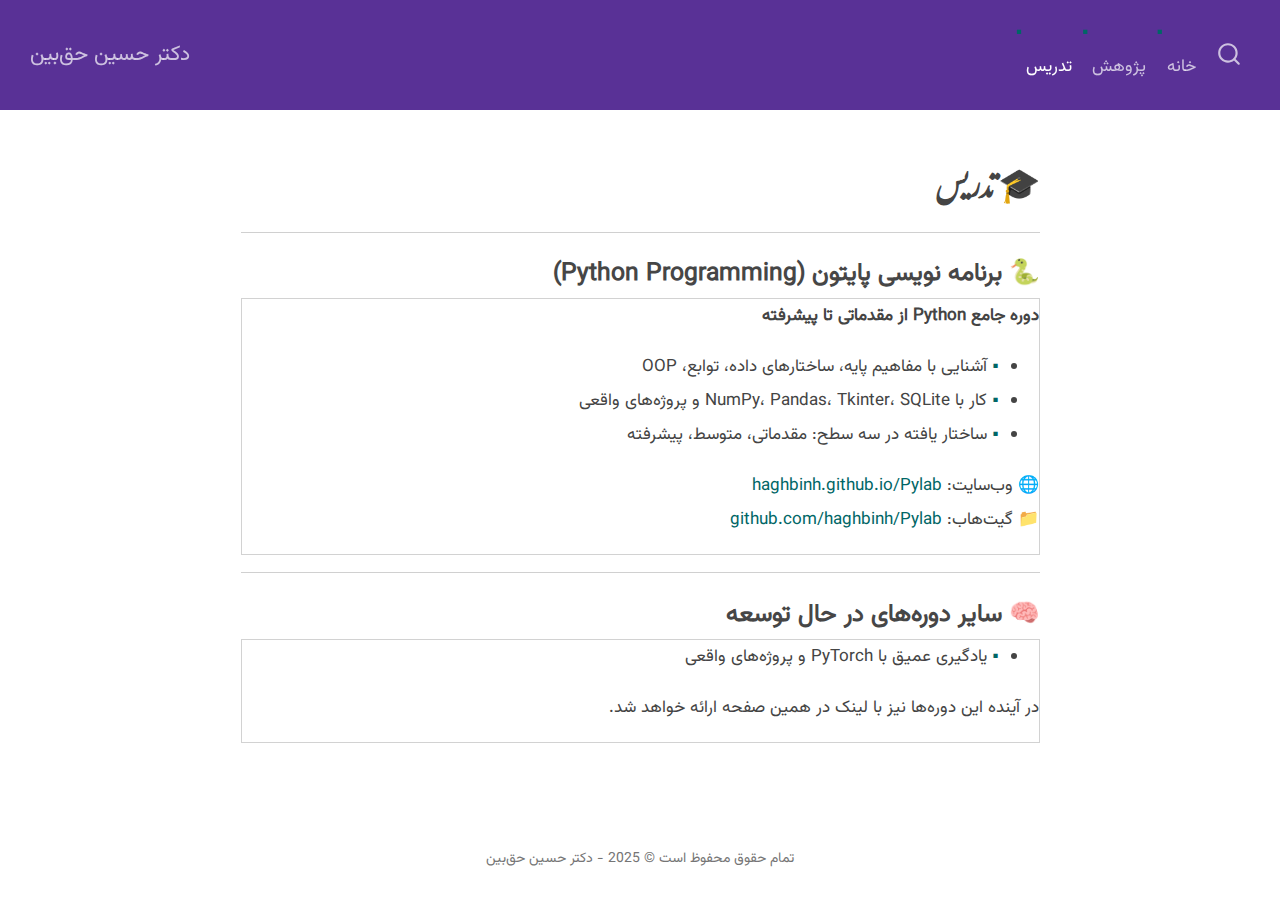
<file: teaching.html>
<!DOCTYPE html>
<html xmlns="http://www.w3.org/1999/xhtml" lang="fa" xml:lang="fa"><head>

<meta charset="utf-8">
<meta name="generator" content="quarto-1.7.31">

<meta name="viewport" content="width=device-width, initial-scale=1.0, user-scalable=yes">


<title>teaching – دکتر حسین حق‌بین</title>
<style>
code{white-space: pre-wrap;}
span.smallcaps{font-variant: small-caps;}
div.columns{display: flex; gap: min(4vw, 1.5em);}
div.column{flex: auto; overflow-x: auto;}
div.hanging-indent{margin-left: 1.5em; text-indent: -1.5em;}
ul.task-list{list-style: none;}
ul.task-list li input[type="checkbox"] {
  width: 0.8em;
  margin: 0 0.8em 0.2em -1em; /* quarto-specific, see https://github.com/quarto-dev/quarto-cli/issues/4556 */ 
  vertical-align: middle;
}
</style>


<script src="site_libs/quarto-nav/quarto-nav.js"></script>
<script src="site_libs/quarto-nav/headroom.min.js"></script>
<script src="site_libs/clipboard/clipboard.min.js"></script>
<script src="site_libs/quarto-search/autocomplete.umd.js"></script>
<script src="site_libs/quarto-search/fuse.min.js"></script>
<script src="site_libs/quarto-search/quarto-search.js"></script>
<meta name="quarto:offset" content="./">
<link href="./images/favicon.ico" rel="icon">
<script src="site_libs/quarto-html/quarto.js" type="module"></script>
<script src="site_libs/quarto-html/tabsets/tabsets.js" type="module"></script>
<script src="site_libs/quarto-html/popper.min.js"></script>
<script src="site_libs/quarto-html/tippy.umd.min.js"></script>
<script src="site_libs/quarto-html/anchor.min.js"></script>
<link href="site_libs/quarto-html/tippy.css" rel="stylesheet">
<link href="site_libs/quarto-html/quarto-syntax-highlighting-e1a5c8363afafaef2c763b6775fbf3ca.css" rel="stylesheet" id="quarto-text-highlighting-styles">
<script src="site_libs/bootstrap/bootstrap.min.js"></script>
<link href="site_libs/bootstrap/bootstrap-icons.css" rel="stylesheet">
<link href="site_libs/bootstrap/bootstrap-f32118e2f0abedbe9034b1e6846ded24.min.css" rel="stylesheet" append-hash="true" id="quarto-bootstrap" data-mode="light">
<script id="quarto-search-options" type="application/json">{
  "location": "navbar",
  "copy-button": false,
  "collapse-after": 3,
  "panel-placement": "end",
  "type": "overlay",
  "limit": 50,
  "keyboard-shortcut": [
    "f",
    "/",
    "s"
  ],
  "show-item-context": false,
  "language": {
    "search-no-results-text": "No results",
    "search-matching-documents-text": "matching documents",
    "search-copy-link-title": "Copy link to search",
    "search-hide-matches-text": "Hide additional matches",
    "search-more-match-text": "more match in this document",
    "search-more-matches-text": "more matches in this document",
    "search-clear-button-title": "Clear",
    "search-text-placeholder": "",
    "search-detached-cancel-button-title": "Cancel",
    "search-submit-button-title": "Submit",
    "search-label": "Search"
  }
}</script>


<link rel="stylesheet" href="styles.css">
</head>

<body class="nav-fixed fullcontent quarto-light">

<div id="quarto-search-results"></div>
  <header id="quarto-header" class="headroom fixed-top">
    <nav class="navbar navbar-expand-lg " data-bs-theme="dark">
      <div class="navbar-container container-fluid">
      <div class="navbar-brand-container mx-auto">
    <a class="navbar-brand" href="./index.html">
    <span class="navbar-title">دکتر حسین حق‌بین</span>
    </a>
  </div>
            <div id="quarto-search" class="" title="Search"></div>
          <button class="navbar-toggler" type="button" data-bs-toggle="collapse" data-bs-target="#navbarCollapse" aria-controls="navbarCollapse" role="menu" aria-expanded="false" aria-label="Toggle navigation" onclick="if (window.quartoToggleHeadroom) { window.quartoToggleHeadroom(); }">
  <span class="navbar-toggler-icon"></span>
</button>
          <div class="collapse navbar-collapse" id="navbarCollapse">
            <ul class="navbar-nav navbar-nav-scroll ms-auto">
  <li class="nav-item">
    <a class="nav-link active" href="./teaching.html" aria-current="page"> 
<span class="menu-text">تدریس</span></a>
  </li>  
  <li class="nav-item">
    <a class="nav-link" href="./research.qmd"> 
<span class="menu-text">پژوهش</span></a>
  </li>  
  <li class="nav-item">
    <a class="nav-link" href="./index.html"> 
<span class="menu-text">خانه</span></a>
  </li>  
</ul>
          </div> <!-- /navcollapse -->
            <div class="quarto-navbar-tools">
</div>
      </div> <!-- /container-fluid -->
    </nav>
</header>
<!-- content -->
<div id="quarto-content" class="quarto-container page-columns page-rows-contents page-layout-article page-navbar">
<!-- sidebar -->
<!-- margin-sidebar -->
    
<!-- main -->
<main class="content" id="quarto-document-content"><header id="title-block-header" class="quarto-title-block"></header>




<section id="تدریس" class="level1" dir="rtl" style="text-align: right; font-family: Vazir, Tahoma; line-height: 2;">
<h1>🎓 تدریس</h1>
<hr>
<section id="برنامه-نویسی-پایتون-python-programming" class="level3">
<h3 class="anchored" data-anchor-id="برنامه-نویسی-پایتون-python-programming">🐍 برنامه نویسی پایتون (Python Programming)</h3>
<div class="card">
<p>
<strong>دوره جامع Python از مقدماتی تا پیشرفته</strong>
</p>
<ul>
<li>
آشنایی با مفاهیم پایه، ساختارهای داده، توابع، OOP
</li>
<li>
کار با NumPy، Pandas، Tkinter، SQLite و پروژه‌های واقعی
</li>
<li>
ساختار یافته در سه سطح: مقدماتی، متوسط، پیشرفته
</li>
</ul>
<p>🌐 وب‌سایت: <a href="https://haghbinh.github.io/Pylab/" target="_blank">haghbinh.github.io/Pylab</a><br>
📁 گیت‌هاب: <a href="https://github.com/haghbinh/Pylab" target="_blank">github.com/haghbinh/Pylab</a></p>
</div>
<hr>
</section>
<section id="سایر-دورههای-در-حال-توسعه" class="level3">
<h3 class="anchored" data-anchor-id="سایر-دورههای-در-حال-توسعه">🧠 سایر دوره‌های در حال توسعه</h3>
<div class="card">
<ul>
<li>
یادگیری عمیق با PyTorch و پروژه‌های واقعی
</li>
</ul>
<p>در آینده این دوره‌ها نیز با لینک در همین صفحه ارائه خواهد شد.</p>
</div>
</section>
</section>



</main> <!-- /main -->
<script id="quarto-html-after-body" type="application/javascript">
  window.document.addEventListener("DOMContentLoaded", function (event) {
    const icon = "";
    const anchorJS = new window.AnchorJS();
    anchorJS.options = {
      placement: 'right',
      icon: icon
    };
    anchorJS.add('.anchored');
    const isCodeAnnotation = (el) => {
      for (const clz of el.classList) {
        if (clz.startsWith('code-annotation-')) {                     
          return true;
        }
      }
      return false;
    }
    const onCopySuccess = function(e) {
      // button target
      const button = e.trigger;
      // don't keep focus
      button.blur();
      // flash "checked"
      button.classList.add('code-copy-button-checked');
      var currentTitle = button.getAttribute("title");
      button.setAttribute("title", "Copied!");
      let tooltip;
      if (window.bootstrap) {
        button.setAttribute("data-bs-toggle", "tooltip");
        button.setAttribute("data-bs-placement", "left");
        button.setAttribute("data-bs-title", "Copied!");
        tooltip = new bootstrap.Tooltip(button, 
          { trigger: "manual", 
            customClass: "code-copy-button-tooltip",
            offset: [0, -8]});
        tooltip.show();    
      }
      setTimeout(function() {
        if (tooltip) {
          tooltip.hide();
          button.removeAttribute("data-bs-title");
          button.removeAttribute("data-bs-toggle");
          button.removeAttribute("data-bs-placement");
        }
        button.setAttribute("title", currentTitle);
        button.classList.remove('code-copy-button-checked');
      }, 1000);
      // clear code selection
      e.clearSelection();
    }
    const getTextToCopy = function(trigger) {
        const codeEl = trigger.previousElementSibling.cloneNode(true);
        for (const childEl of codeEl.children) {
          if (isCodeAnnotation(childEl)) {
            childEl.remove();
          }
        }
        return codeEl.innerText;
    }
    const clipboard = new window.ClipboardJS('.code-copy-button:not([data-in-quarto-modal])', {
      text: getTextToCopy
    });
    clipboard.on('success', onCopySuccess);
    if (window.document.getElementById('quarto-embedded-source-code-modal')) {
      const clipboardModal = new window.ClipboardJS('.code-copy-button[data-in-quarto-modal]', {
        text: getTextToCopy,
        container: window.document.getElementById('quarto-embedded-source-code-modal')
      });
      clipboardModal.on('success', onCopySuccess);
    }
      var localhostRegex = new RegExp(/^(?:http|https):\/\/localhost\:?[0-9]*\//);
      var mailtoRegex = new RegExp(/^mailto:/);
        var filterRegex = new RegExp("https:\/\/haghbinh\.github\.io\/");
      var isInternal = (href) => {
          return filterRegex.test(href) || localhostRegex.test(href) || mailtoRegex.test(href);
      }
      // Inspect non-navigation links and adorn them if external
     var links = window.document.querySelectorAll('a[href]:not(.nav-link):not(.navbar-brand):not(.toc-action):not(.sidebar-link):not(.sidebar-item-toggle):not(.pagination-link):not(.no-external):not([aria-hidden]):not(.dropdown-item):not(.quarto-navigation-tool):not(.about-link)');
      for (var i=0; i<links.length; i++) {
        const link = links[i];
        if (!isInternal(link.href)) {
          // undo the damage that might have been done by quarto-nav.js in the case of
          // links that we want to consider external
          if (link.dataset.originalHref !== undefined) {
            link.href = link.dataset.originalHref;
          }
        }
      }
    function tippyHover(el, contentFn, onTriggerFn, onUntriggerFn) {
      const config = {
        allowHTML: true,
        maxWidth: 500,
        delay: 100,
        arrow: false,
        appendTo: function(el) {
            return el.parentElement;
        },
        interactive: true,
        interactiveBorder: 10,
        theme: 'quarto',
        placement: 'bottom-start',
      };
      if (contentFn) {
        config.content = contentFn;
      }
      if (onTriggerFn) {
        config.onTrigger = onTriggerFn;
      }
      if (onUntriggerFn) {
        config.onUntrigger = onUntriggerFn;
      }
      window.tippy(el, config); 
    }
    const noterefs = window.document.querySelectorAll('a[role="doc-noteref"]');
    for (var i=0; i<noterefs.length; i++) {
      const ref = noterefs[i];
      tippyHover(ref, function() {
        // use id or data attribute instead here
        let href = ref.getAttribute('data-footnote-href') || ref.getAttribute('href');
        try { href = new URL(href).hash; } catch {}
        const id = href.replace(/^#\/?/, "");
        const note = window.document.getElementById(id);
        if (note) {
          return note.innerHTML;
        } else {
          return "";
        }
      });
    }
    const xrefs = window.document.querySelectorAll('a.quarto-xref');
    const processXRef = (id, note) => {
      // Strip column container classes
      const stripColumnClz = (el) => {
        el.classList.remove("page-full", "page-columns");
        if (el.children) {
          for (const child of el.children) {
            stripColumnClz(child);
          }
        }
      }
      stripColumnClz(note)
      if (id === null || id.startsWith('sec-')) {
        // Special case sections, only their first couple elements
        const container = document.createElement("div");
        if (note.children && note.children.length > 2) {
          container.appendChild(note.children[0].cloneNode(true));
          for (let i = 1; i < note.children.length; i++) {
            const child = note.children[i];
            if (child.tagName === "P" && child.innerText === "") {
              continue;
            } else {
              container.appendChild(child.cloneNode(true));
              break;
            }
          }
          if (window.Quarto?.typesetMath) {
            window.Quarto.typesetMath(container);
          }
          return container.innerHTML
        } else {
          if (window.Quarto?.typesetMath) {
            window.Quarto.typesetMath(note);
          }
          return note.innerHTML;
        }
      } else {
        // Remove any anchor links if they are present
        const anchorLink = note.querySelector('a.anchorjs-link');
        if (anchorLink) {
          anchorLink.remove();
        }
        if (window.Quarto?.typesetMath) {
          window.Quarto.typesetMath(note);
        }
        if (note.classList.contains("callout")) {
          return note.outerHTML;
        } else {
          return note.innerHTML;
        }
      }
    }
    for (var i=0; i<xrefs.length; i++) {
      const xref = xrefs[i];
      tippyHover(xref, undefined, function(instance) {
        instance.disable();
        let url = xref.getAttribute('href');
        let hash = undefined; 
        if (url.startsWith('#')) {
          hash = url;
        } else {
          try { hash = new URL(url).hash; } catch {}
        }
        if (hash) {
          const id = hash.replace(/^#\/?/, "");
          const note = window.document.getElementById(id);
          if (note !== null) {
            try {
              const html = processXRef(id, note.cloneNode(true));
              instance.setContent(html);
            } finally {
              instance.enable();
              instance.show();
            }
          } else {
            // See if we can fetch this
            fetch(url.split('#')[0])
            .then(res => res.text())
            .then(html => {
              const parser = new DOMParser();
              const htmlDoc = parser.parseFromString(html, "text/html");
              const note = htmlDoc.getElementById(id);
              if (note !== null) {
                const html = processXRef(id, note);
                instance.setContent(html);
              } 
            }).finally(() => {
              instance.enable();
              instance.show();
            });
          }
        } else {
          // See if we can fetch a full url (with no hash to target)
          // This is a special case and we should probably do some content thinning / targeting
          fetch(url)
          .then(res => res.text())
          .then(html => {
            const parser = new DOMParser();
            const htmlDoc = parser.parseFromString(html, "text/html");
            const note = htmlDoc.querySelector('main.content');
            if (note !== null) {
              // This should only happen for chapter cross references
              // (since there is no id in the URL)
              // remove the first header
              if (note.children.length > 0 && note.children[0].tagName === "HEADER") {
                note.children[0].remove();
              }
              const html = processXRef(null, note);
              instance.setContent(html);
            } 
          }).finally(() => {
            instance.enable();
            instance.show();
          });
        }
      }, function(instance) {
      });
    }
        let selectedAnnoteEl;
        const selectorForAnnotation = ( cell, annotation) => {
          let cellAttr = 'data-code-cell="' + cell + '"';
          let lineAttr = 'data-code-annotation="' +  annotation + '"';
          const selector = 'span[' + cellAttr + '][' + lineAttr + ']';
          return selector;
        }
        const selectCodeLines = (annoteEl) => {
          const doc = window.document;
          const targetCell = annoteEl.getAttribute("data-target-cell");
          const targetAnnotation = annoteEl.getAttribute("data-target-annotation");
          const annoteSpan = window.document.querySelector(selectorForAnnotation(targetCell, targetAnnotation));
          const lines = annoteSpan.getAttribute("data-code-lines").split(",");
          const lineIds = lines.map((line) => {
            return targetCell + "-" + line;
          })
          let top = null;
          let height = null;
          let parent = null;
          if (lineIds.length > 0) {
              //compute the position of the single el (top and bottom and make a div)
              const el = window.document.getElementById(lineIds[0]);
              top = el.offsetTop;
              height = el.offsetHeight;
              parent = el.parentElement.parentElement;
            if (lineIds.length > 1) {
              const lastEl = window.document.getElementById(lineIds[lineIds.length - 1]);
              const bottom = lastEl.offsetTop + lastEl.offsetHeight;
              height = bottom - top;
            }
            if (top !== null && height !== null && parent !== null) {
              // cook up a div (if necessary) and position it 
              let div = window.document.getElementById("code-annotation-line-highlight");
              if (div === null) {
                div = window.document.createElement("div");
                div.setAttribute("id", "code-annotation-line-highlight");
                div.style.position = 'absolute';
                parent.appendChild(div);
              }
              div.style.top = top - 2 + "px";
              div.style.height = height + 4 + "px";
              div.style.left = 0;
              let gutterDiv = window.document.getElementById("code-annotation-line-highlight-gutter");
              if (gutterDiv === null) {
                gutterDiv = window.document.createElement("div");
                gutterDiv.setAttribute("id", "code-annotation-line-highlight-gutter");
                gutterDiv.style.position = 'absolute';
                const codeCell = window.document.getElementById(targetCell);
                const gutter = codeCell.querySelector('.code-annotation-gutter');
                gutter.appendChild(gutterDiv);
              }
              gutterDiv.style.top = top - 2 + "px";
              gutterDiv.style.height = height + 4 + "px";
            }
            selectedAnnoteEl = annoteEl;
          }
        };
        const unselectCodeLines = () => {
          const elementsIds = ["code-annotation-line-highlight", "code-annotation-line-highlight-gutter"];
          elementsIds.forEach((elId) => {
            const div = window.document.getElementById(elId);
            if (div) {
              div.remove();
            }
          });
          selectedAnnoteEl = undefined;
        };
          // Handle positioning of the toggle
      window.addEventListener(
        "resize",
        throttle(() => {
          elRect = undefined;
          if (selectedAnnoteEl) {
            selectCodeLines(selectedAnnoteEl);
          }
        }, 10)
      );
      function throttle(fn, ms) {
      let throttle = false;
      let timer;
        return (...args) => {
          if(!throttle) { // first call gets through
              fn.apply(this, args);
              throttle = true;
          } else { // all the others get throttled
              if(timer) clearTimeout(timer); // cancel #2
              timer = setTimeout(() => {
                fn.apply(this, args);
                timer = throttle = false;
              }, ms);
          }
        };
      }
        // Attach click handler to the DT
        const annoteDls = window.document.querySelectorAll('dt[data-target-cell]');
        for (const annoteDlNode of annoteDls) {
          annoteDlNode.addEventListener('click', (event) => {
            const clickedEl = event.target;
            if (clickedEl !== selectedAnnoteEl) {
              unselectCodeLines();
              const activeEl = window.document.querySelector('dt[data-target-cell].code-annotation-active');
              if (activeEl) {
                activeEl.classList.remove('code-annotation-active');
              }
              selectCodeLines(clickedEl);
              clickedEl.classList.add('code-annotation-active');
            } else {
              // Unselect the line
              unselectCodeLines();
              clickedEl.classList.remove('code-annotation-active');
            }
          });
        }
    const findCites = (el) => {
      const parentEl = el.parentElement;
      if (parentEl) {
        const cites = parentEl.dataset.cites;
        if (cites) {
          return {
            el,
            cites: cites.split(' ')
          };
        } else {
          return findCites(el.parentElement)
        }
      } else {
        return undefined;
      }
    };
    var bibliorefs = window.document.querySelectorAll('a[role="doc-biblioref"]');
    for (var i=0; i<bibliorefs.length; i++) {
      const ref = bibliorefs[i];
      const citeInfo = findCites(ref);
      if (citeInfo) {
        tippyHover(citeInfo.el, function() {
          var popup = window.document.createElement('div');
          citeInfo.cites.forEach(function(cite) {
            var citeDiv = window.document.createElement('div');
            citeDiv.classList.add('hanging-indent');
            citeDiv.classList.add('csl-entry');
            var biblioDiv = window.document.getElementById('ref-' + cite);
            if (biblioDiv) {
              citeDiv.innerHTML = biblioDiv.innerHTML;
            }
            popup.appendChild(citeDiv);
          });
          return popup.innerHTML;
        });
      }
    }
  });
  </script>
</div> <!-- /content -->
<footer class="footer">
  <div class="nav-footer">
    <div class="nav-footer-left">
      &nbsp;
    </div>   
    <div class="nav-footer-center">
<p>تمام حقوق محفوظ است © 2025 - دکتر حسین حق‌بین</p>
</div>
    <div class="nav-footer-right">
      &nbsp;
    </div>
  </div>
</footer>




</body></html>
</file>
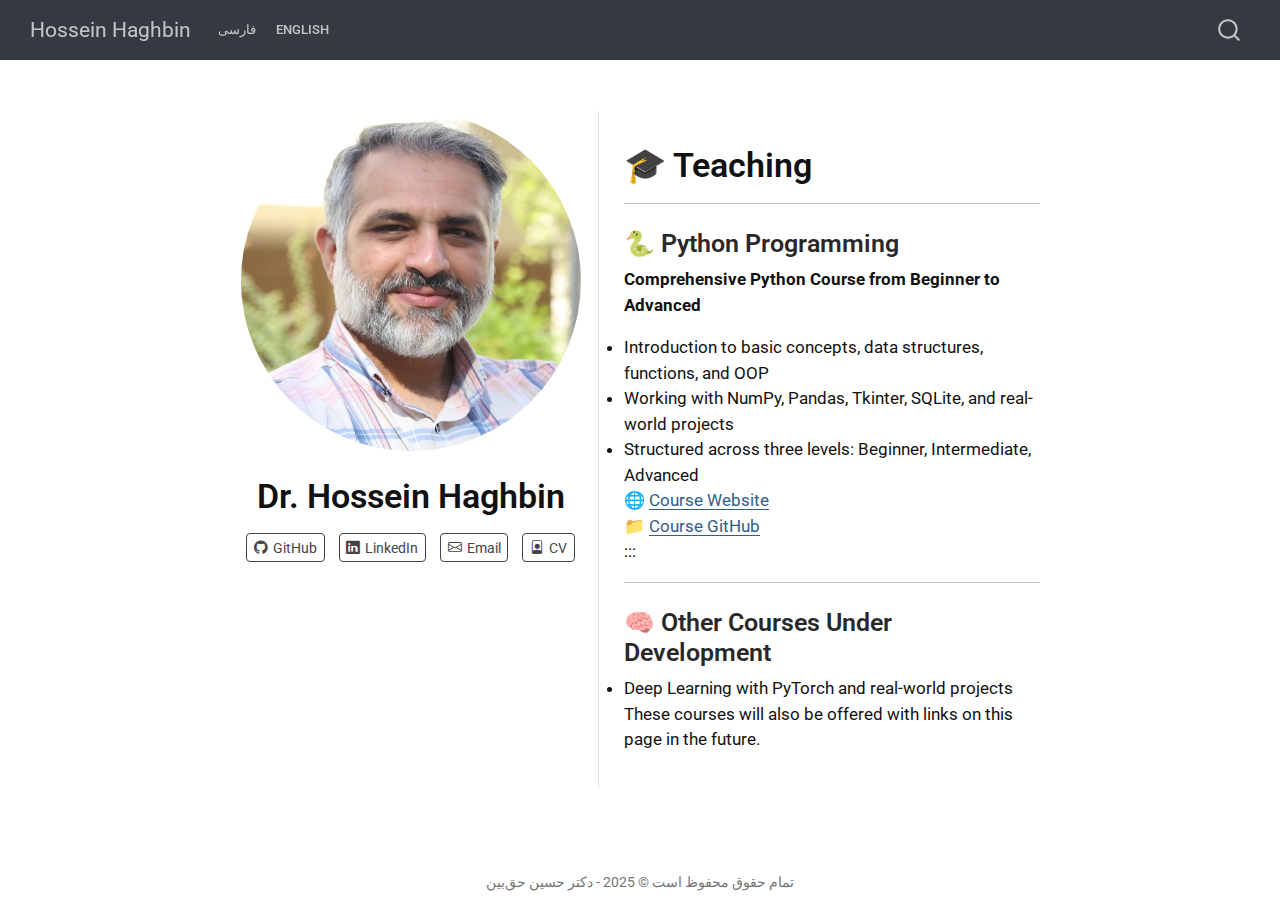
<file: teaching_en.html>
<!DOCTYPE html>
<html xmlns="http://www.w3.org/1999/xhtml" lang="en" xml:lang="en"><head>

<meta charset="utf-8">
<meta name="generator" content="quarto-1.7.31">

<meta name="viewport" content="width=device-width, initial-scale=1.0, user-scalable=yes">


<title>Dr.&nbsp;Hossein Haghbin – Hossein Haghbin</title>
<style>
code{white-space: pre-wrap;}
span.smallcaps{font-variant: small-caps;}
div.columns{display: flex; gap: min(4vw, 1.5em);}
div.column{flex: auto; overflow-x: auto;}
div.hanging-indent{margin-left: 1.5em; text-indent: -1.5em;}
ul.task-list{list-style: none;}
ul.task-list li input[type="checkbox"] {
  width: 0.8em;
  margin: 0 0.8em 0.2em -1em; /* quarto-specific, see https://github.com/quarto-dev/quarto-cli/issues/4556 */ 
  vertical-align: middle;
}
</style>


<script src="site_libs/quarto-nav/quarto-nav.js"></script>
<script src="site_libs/quarto-nav/headroom.min.js"></script>
<script src="site_libs/clipboard/clipboard.min.js"></script>
<script src="site_libs/quarto-search/autocomplete.umd.js"></script>
<script src="site_libs/quarto-search/fuse.min.js"></script>
<script src="site_libs/quarto-search/quarto-search.js"></script>
<meta name="quarto:offset" content="./">
<link href="./images/favicon.ico" rel="icon">
<script src="site_libs/quarto-html/quarto.js" type="module"></script>
<script src="site_libs/quarto-html/tabsets/tabsets.js" type="module"></script>
<script src="site_libs/quarto-html/popper.min.js"></script>
<script src="site_libs/quarto-html/tippy.umd.min.js"></script>
<link href="site_libs/quarto-html/tippy.css" rel="stylesheet">
<link href="site_libs/quarto-html/quarto-syntax-highlighting-e1a5c8363afafaef2c763b6775fbf3ca.css" rel="stylesheet" id="quarto-text-highlighting-styles">
<script src="site_libs/bootstrap/bootstrap.min.js"></script>
<link href="site_libs/bootstrap/bootstrap-icons.css" rel="stylesheet">
<link href="site_libs/bootstrap/bootstrap-594f333b5b8cf83d67eebac714ec6df2.min.css" rel="stylesheet" append-hash="true" id="quarto-bootstrap" data-mode="light">
<script id="quarto-search-options" type="application/json">{
  "location": "navbar",
  "copy-button": false,
  "collapse-after": 3,
  "panel-placement": "end",
  "type": "overlay",
  "limit": 50,
  "keyboard-shortcut": [
    "f",
    "/",
    "s"
  ],
  "show-item-context": false,
  "language": {
    "search-no-results-text": "No results",
    "search-matching-documents-text": "matching documents",
    "search-copy-link-title": "Copy link to search",
    "search-hide-matches-text": "Hide additional matches",
    "search-more-match-text": "more match in this document",
    "search-more-matches-text": "more matches in this document",
    "search-clear-button-title": "Clear",
    "search-text-placeholder": "",
    "search-detached-cancel-button-title": "Cancel",
    "search-submit-button-title": "Submit",
    "search-label": "Search"
  }
}</script>


</head>

<body class="nav-fixed fullcontent quarto-light">

<div id="quarto-search-results"></div>
  <header id="quarto-header" class="headroom fixed-top">
    <nav class="navbar navbar-expand-lg " data-bs-theme="dark">
      <div class="navbar-container container-fluid">
      <div class="navbar-brand-container mx-auto">
    <a class="navbar-brand" href="./index.html">
    <span class="navbar-title">Hossein Haghbin</span>
    </a>
  </div>
            <div id="quarto-search" class="" title="Search"></div>
          <button class="navbar-toggler" type="button" data-bs-toggle="collapse" data-bs-target="#navbarCollapse" aria-controls="navbarCollapse" role="menu" aria-expanded="false" aria-label="Toggle navigation" onclick="if (window.quartoToggleHeadroom) { window.quartoToggleHeadroom(); }">
  <span class="navbar-toggler-icon"></span>
</button>
          <div class="collapse navbar-collapse" id="navbarCollapse">
            <ul class="navbar-nav navbar-nav-scroll me-auto">
  <li class="nav-item">
    <a class="nav-link" href="./index.html"> 
<span class="menu-text">فارسی</span></a>
  </li>  
  <li class="nav-item">
    <a class="nav-link" href="./index_en.html"> 
<span class="menu-text">English</span></a>
  </li>  
</ul>
          </div> <!-- /navcollapse -->
            <div class="quarto-navbar-tools">
</div>
      </div> <!-- /container-fluid -->
    </nav>
</header>
<!-- content -->
<div id="quarto-content" class="quarto-container page-columns page-rows-contents page-layout-article page-navbar">
<!-- sidebar -->
<!-- margin-sidebar -->
    
<!-- main -->
<div class="quarto-about-trestles">
  <div class="about-entity">
    <img src="images/mypic.jpg" class="about-image
  round " style="height: 20em; width: 20em;">
<header id="title-block-header" class="quarto-title-block default">
<div class="quarto-title">
<h1 class="title">Dr.&nbsp;Hossein Haghbin</h1>
</div>
<div class="quarto-title-meta">
  </div>
</header>
    <div class="about-links">
  <a href="https://github.com/haghbinh" class="about-link" rel="" target="">
    <i class="bi bi-github"></i>
     <span class="about-link-text">GitHub</span>
  </a>
  <a href="https://linkedin.com/in/haghbinh" class="about-link" rel="" target="">
    <i class="bi bi-linkedin"></i>
     <span class="about-link-text">LinkedIn</span>
  </a>
  <a href="mailto:haghbin@pgu.ac.ir" class="about-link" rel="" target="">
    <i class="bi bi-envelope"></i>
     <span class="about-link-text">Email</span>
  </a>
  <a href="/cv.pdf" class="about-link" rel="" target="">
    <i class="bi bi-file-person"></i>
     <span class="about-link-text">CV</span>
  </a>
</div>
  </div>
  <div class="about-contents"><main class="content" id="quarto-document-content">
<section id="teaching" class="level1">
<h1>🎓 Teaching</h1>
<hr>
<section id="python-programming" class="level3">
<h3 data-anchor-id="python-programming">🐍 Python Programming</h3>
<p>
<strong>Comprehensive Python Course from Beginner to Advanced</strong>
</p>
<li>
Introduction to basic concepts, data structures, functions, and OOP
</li>
<li>
Working with NumPy, Pandas, Tkinter, SQLite, and real-world projects
</li>
<li>
Structured across three levels: Beginner, Intermediate, Advanced
</li>
<p>🌐 <a href="https://haghbinh.ir/Pylab/">Course Website</a><br>
📁 <a href="https://github.com/haghbinh/Pylab">Course GitHub</a><br>
:::</p>
<hr>
</section>
<section id="other-courses-under-development" class="level3">
<h3 data-anchor-id="other-courses-under-development">🧠 Other Courses Under Development</h3>
<li>
Deep Learning with PyTorch and real-world projects
</li>
<p>These courses will also be offered with links on this page in the future.</p>


</section>
</section>
</main></div>
</div>
 <!-- /main -->
<script id="quarto-html-after-body" type="application/javascript">
  window.document.addEventListener("DOMContentLoaded", function (event) {
    const isCodeAnnotation = (el) => {
      for (const clz of el.classList) {
        if (clz.startsWith('code-annotation-')) {                     
          return true;
        }
      }
      return false;
    }
    const onCopySuccess = function(e) {
      // button target
      const button = e.trigger;
      // don't keep focus
      button.blur();
      // flash "checked"
      button.classList.add('code-copy-button-checked');
      var currentTitle = button.getAttribute("title");
      button.setAttribute("title", "Copied!");
      let tooltip;
      if (window.bootstrap) {
        button.setAttribute("data-bs-toggle", "tooltip");
        button.setAttribute("data-bs-placement", "left");
        button.setAttribute("data-bs-title", "Copied!");
        tooltip = new bootstrap.Tooltip(button, 
          { trigger: "manual", 
            customClass: "code-copy-button-tooltip",
            offset: [0, -8]});
        tooltip.show();    
      }
      setTimeout(function() {
        if (tooltip) {
          tooltip.hide();
          button.removeAttribute("data-bs-title");
          button.removeAttribute("data-bs-toggle");
          button.removeAttribute("data-bs-placement");
        }
        button.setAttribute("title", currentTitle);
        button.classList.remove('code-copy-button-checked');
      }, 1000);
      // clear code selection
      e.clearSelection();
    }
    const getTextToCopy = function(trigger) {
        const codeEl = trigger.previousElementSibling.cloneNode(true);
        for (const childEl of codeEl.children) {
          if (isCodeAnnotation(childEl)) {
            childEl.remove();
          }
        }
        return codeEl.innerText;
    }
    const clipboard = new window.ClipboardJS('.code-copy-button:not([data-in-quarto-modal])', {
      text: getTextToCopy
    });
    clipboard.on('success', onCopySuccess);
    if (window.document.getElementById('quarto-embedded-source-code-modal')) {
      const clipboardModal = new window.ClipboardJS('.code-copy-button[data-in-quarto-modal]', {
        text: getTextToCopy,
        container: window.document.getElementById('quarto-embedded-source-code-modal')
      });
      clipboardModal.on('success', onCopySuccess);
    }
      var localhostRegex = new RegExp(/^(?:http|https):\/\/localhost\:?[0-9]*\//);
      var mailtoRegex = new RegExp(/^mailto:/);
        var filterRegex = new RegExp("https:\/\/haghbinh\.ir");
      var isInternal = (href) => {
          return filterRegex.test(href) || localhostRegex.test(href) || mailtoRegex.test(href);
      }
      // Inspect non-navigation links and adorn them if external
     var links = window.document.querySelectorAll('a[href]:not(.nav-link):not(.navbar-brand):not(.toc-action):not(.sidebar-link):not(.sidebar-item-toggle):not(.pagination-link):not(.no-external):not([aria-hidden]):not(.dropdown-item):not(.quarto-navigation-tool):not(.about-link)');
      for (var i=0; i<links.length; i++) {
        const link = links[i];
        if (!isInternal(link.href)) {
          // undo the damage that might have been done by quarto-nav.js in the case of
          // links that we want to consider external
          if (link.dataset.originalHref !== undefined) {
            link.href = link.dataset.originalHref;
          }
        }
      }
    function tippyHover(el, contentFn, onTriggerFn, onUntriggerFn) {
      const config = {
        allowHTML: true,
        maxWidth: 500,
        delay: 100,
        arrow: false,
        appendTo: function(el) {
            return el.parentElement;
        },
        interactive: true,
        interactiveBorder: 10,
        theme: 'quarto',
        placement: 'bottom-start',
      };
      if (contentFn) {
        config.content = contentFn;
      }
      if (onTriggerFn) {
        config.onTrigger = onTriggerFn;
      }
      if (onUntriggerFn) {
        config.onUntrigger = onUntriggerFn;
      }
      window.tippy(el, config); 
    }
    const noterefs = window.document.querySelectorAll('a[role="doc-noteref"]');
    for (var i=0; i<noterefs.length; i++) {
      const ref = noterefs[i];
      tippyHover(ref, function() {
        // use id or data attribute instead here
        let href = ref.getAttribute('data-footnote-href') || ref.getAttribute('href');
        try { href = new URL(href).hash; } catch {}
        const id = href.replace(/^#\/?/, "");
        const note = window.document.getElementById(id);
        if (note) {
          return note.innerHTML;
        } else {
          return "";
        }
      });
    }
    const xrefs = window.document.querySelectorAll('a.quarto-xref');
    const processXRef = (id, note) => {
      // Strip column container classes
      const stripColumnClz = (el) => {
        el.classList.remove("page-full", "page-columns");
        if (el.children) {
          for (const child of el.children) {
            stripColumnClz(child);
          }
        }
      }
      stripColumnClz(note)
      if (id === null || id.startsWith('sec-')) {
        // Special case sections, only their first couple elements
        const container = document.createElement("div");
        if (note.children && note.children.length > 2) {
          container.appendChild(note.children[0].cloneNode(true));
          for (let i = 1; i < note.children.length; i++) {
            const child = note.children[i];
            if (child.tagName === "P" && child.innerText === "") {
              continue;
            } else {
              container.appendChild(child.cloneNode(true));
              break;
            }
          }
          if (window.Quarto?.typesetMath) {
            window.Quarto.typesetMath(container);
          }
          return container.innerHTML
        } else {
          if (window.Quarto?.typesetMath) {
            window.Quarto.typesetMath(note);
          }
          return note.innerHTML;
        }
      } else {
        // Remove any anchor links if they are present
        const anchorLink = note.querySelector('a.anchorjs-link');
        if (anchorLink) {
          anchorLink.remove();
        }
        if (window.Quarto?.typesetMath) {
          window.Quarto.typesetMath(note);
        }
        if (note.classList.contains("callout")) {
          return note.outerHTML;
        } else {
          return note.innerHTML;
        }
      }
    }
    for (var i=0; i<xrefs.length; i++) {
      const xref = xrefs[i];
      tippyHover(xref, undefined, function(instance) {
        instance.disable();
        let url = xref.getAttribute('href');
        let hash = undefined; 
        if (url.startsWith('#')) {
          hash = url;
        } else {
          try { hash = new URL(url).hash; } catch {}
        }
        if (hash) {
          const id = hash.replace(/^#\/?/, "");
          const note = window.document.getElementById(id);
          if (note !== null) {
            try {
              const html = processXRef(id, note.cloneNode(true));
              instance.setContent(html);
            } finally {
              instance.enable();
              instance.show();
            }
          } else {
            // See if we can fetch this
            fetch(url.split('#')[0])
            .then(res => res.text())
            .then(html => {
              const parser = new DOMParser();
              const htmlDoc = parser.parseFromString(html, "text/html");
              const note = htmlDoc.getElementById(id);
              if (note !== null) {
                const html = processXRef(id, note);
                instance.setContent(html);
              } 
            }).finally(() => {
              instance.enable();
              instance.show();
            });
          }
        } else {
          // See if we can fetch a full url (with no hash to target)
          // This is a special case and we should probably do some content thinning / targeting
          fetch(url)
          .then(res => res.text())
          .then(html => {
            const parser = new DOMParser();
            const htmlDoc = parser.parseFromString(html, "text/html");
            const note = htmlDoc.querySelector('main.content');
            if (note !== null) {
              // This should only happen for chapter cross references
              // (since there is no id in the URL)
              // remove the first header
              if (note.children.length > 0 && note.children[0].tagName === "HEADER") {
                note.children[0].remove();
              }
              const html = processXRef(null, note);
              instance.setContent(html);
            } 
          }).finally(() => {
            instance.enable();
            instance.show();
          });
        }
      }, function(instance) {
      });
    }
        let selectedAnnoteEl;
        const selectorForAnnotation = ( cell, annotation) => {
          let cellAttr = 'data-code-cell="' + cell + '"';
          let lineAttr = 'data-code-annotation="' +  annotation + '"';
          const selector = 'span[' + cellAttr + '][' + lineAttr + ']';
          return selector;
        }
        const selectCodeLines = (annoteEl) => {
          const doc = window.document;
          const targetCell = annoteEl.getAttribute("data-target-cell");
          const targetAnnotation = annoteEl.getAttribute("data-target-annotation");
          const annoteSpan = window.document.querySelector(selectorForAnnotation(targetCell, targetAnnotation));
          const lines = annoteSpan.getAttribute("data-code-lines").split(",");
          const lineIds = lines.map((line) => {
            return targetCell + "-" + line;
          })
          let top = null;
          let height = null;
          let parent = null;
          if (lineIds.length > 0) {
              //compute the position of the single el (top and bottom and make a div)
              const el = window.document.getElementById(lineIds[0]);
              top = el.offsetTop;
              height = el.offsetHeight;
              parent = el.parentElement.parentElement;
            if (lineIds.length > 1) {
              const lastEl = window.document.getElementById(lineIds[lineIds.length - 1]);
              const bottom = lastEl.offsetTop + lastEl.offsetHeight;
              height = bottom - top;
            }
            if (top !== null && height !== null && parent !== null) {
              // cook up a div (if necessary) and position it 
              let div = window.document.getElementById("code-annotation-line-highlight");
              if (div === null) {
                div = window.document.createElement("div");
                div.setAttribute("id", "code-annotation-line-highlight");
                div.style.position = 'absolute';
                parent.appendChild(div);
              }
              div.style.top = top - 2 + "px";
              div.style.height = height + 4 + "px";
              div.style.left = 0;
              let gutterDiv = window.document.getElementById("code-annotation-line-highlight-gutter");
              if (gutterDiv === null) {
                gutterDiv = window.document.createElement("div");
                gutterDiv.setAttribute("id", "code-annotation-line-highlight-gutter");
                gutterDiv.style.position = 'absolute';
                const codeCell = window.document.getElementById(targetCell);
                const gutter = codeCell.querySelector('.code-annotation-gutter');
                gutter.appendChild(gutterDiv);
              }
              gutterDiv.style.top = top - 2 + "px";
              gutterDiv.style.height = height + 4 + "px";
            }
            selectedAnnoteEl = annoteEl;
          }
        };
        const unselectCodeLines = () => {
          const elementsIds = ["code-annotation-line-highlight", "code-annotation-line-highlight-gutter"];
          elementsIds.forEach((elId) => {
            const div = window.document.getElementById(elId);
            if (div) {
              div.remove();
            }
          });
          selectedAnnoteEl = undefined;
        };
          // Handle positioning of the toggle
      window.addEventListener(
        "resize",
        throttle(() => {
          elRect = undefined;
          if (selectedAnnoteEl) {
            selectCodeLines(selectedAnnoteEl);
          }
        }, 10)
      );
      function throttle(fn, ms) {
      let throttle = false;
      let timer;
        return (...args) => {
          if(!throttle) { // first call gets through
              fn.apply(this, args);
              throttle = true;
          } else { // all the others get throttled
              if(timer) clearTimeout(timer); // cancel #2
              timer = setTimeout(() => {
                fn.apply(this, args);
                timer = throttle = false;
              }, ms);
          }
        };
      }
        // Attach click handler to the DT
        const annoteDls = window.document.querySelectorAll('dt[data-target-cell]');
        for (const annoteDlNode of annoteDls) {
          annoteDlNode.addEventListener('click', (event) => {
            const clickedEl = event.target;
            if (clickedEl !== selectedAnnoteEl) {
              unselectCodeLines();
              const activeEl = window.document.querySelector('dt[data-target-cell].code-annotation-active');
              if (activeEl) {
                activeEl.classList.remove('code-annotation-active');
              }
              selectCodeLines(clickedEl);
              clickedEl.classList.add('code-annotation-active');
            } else {
              // Unselect the line
              unselectCodeLines();
              clickedEl.classList.remove('code-annotation-active');
            }
          });
        }
    const findCites = (el) => {
      const parentEl = el.parentElement;
      if (parentEl) {
        const cites = parentEl.dataset.cites;
        if (cites) {
          return {
            el,
            cites: cites.split(' ')
          };
        } else {
          return findCites(el.parentElement)
        }
      } else {
        return undefined;
      }
    };
    var bibliorefs = window.document.querySelectorAll('a[role="doc-biblioref"]');
    for (var i=0; i<bibliorefs.length; i++) {
      const ref = bibliorefs[i];
      const citeInfo = findCites(ref);
      if (citeInfo) {
        tippyHover(citeInfo.el, function() {
          var popup = window.document.createElement('div');
          citeInfo.cites.forEach(function(cite) {
            var citeDiv = window.document.createElement('div');
            citeDiv.classList.add('hanging-indent');
            citeDiv.classList.add('csl-entry');
            var biblioDiv = window.document.getElementById('ref-' + cite);
            if (biblioDiv) {
              citeDiv.innerHTML = biblioDiv.innerHTML;
            }
            popup.appendChild(citeDiv);
          });
          return popup.innerHTML;
        });
      }
    }
  });
  </script>
</div> <!-- /content -->
<footer class="footer">
  <div class="nav-footer">
    <div class="nav-footer-left">
      &nbsp;
    </div>   
    <div class="nav-footer-center">
<p>تمام حقوق محفوظ است © 2025 - دکتر حسین حق‌بین</p>
</div>
    <div class="nav-footer-right">
      &nbsp;
    </div>
  </div>
</footer>




</body></html>
</file>
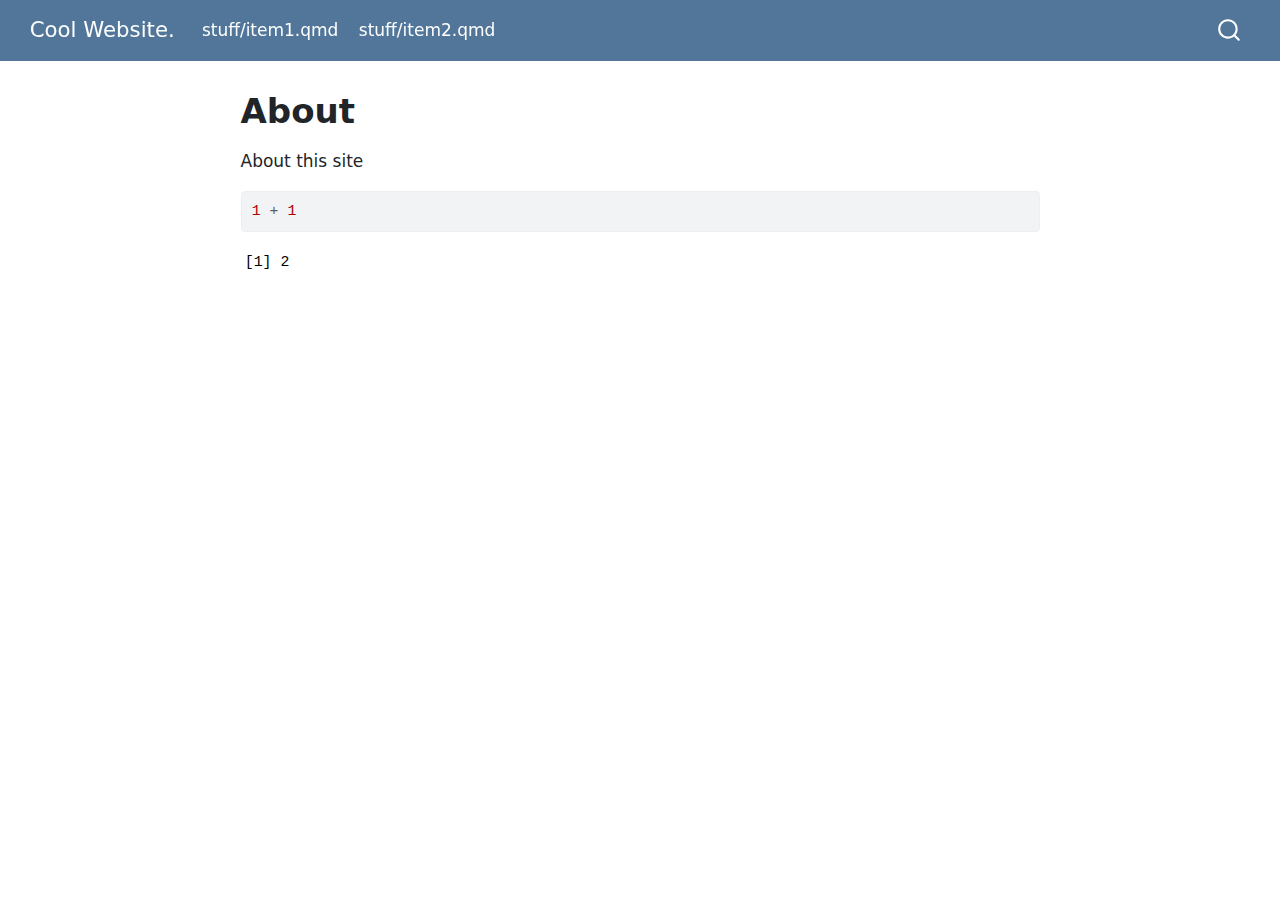
<file: Pylab/about.html>
<!DOCTYPE html>
<html xmlns="http://www.w3.org/1999/xhtml" lang="en" xml:lang="en"><head>

<meta charset="utf-8">
<meta name="generator" content="quarto-1.7.31">

<meta name="viewport" content="width=device-width, initial-scale=1.0, user-scalable=yes">


<title>About – Cool Website.</title>
<style>
code{white-space: pre-wrap;}
span.smallcaps{font-variant: small-caps;}
div.columns{display: flex; gap: min(4vw, 1.5em);}
div.column{flex: auto; overflow-x: auto;}
div.hanging-indent{margin-left: 1.5em; text-indent: -1.5em;}
ul.task-list{list-style: none;}
ul.task-list li input[type="checkbox"] {
  width: 0.8em;
  margin: 0 0.8em 0.2em -1em; /* quarto-specific, see https://github.com/quarto-dev/quarto-cli/issues/4556 */ 
  vertical-align: middle;
}
/* CSS for syntax highlighting */
html { -webkit-text-size-adjust: 100%; }
pre > code.sourceCode { white-space: pre; position: relative; }
pre > code.sourceCode > span { display: inline-block; line-height: 1.25; }
pre > code.sourceCode > span:empty { height: 1.2em; }
.sourceCode { overflow: visible; }
code.sourceCode > span { color: inherit; text-decoration: inherit; }
div.sourceCode { margin: 1em 0; }
pre.sourceCode { margin: 0; }
@media screen {
div.sourceCode { overflow: auto; }
}
@media print {
pre > code.sourceCode { white-space: pre-wrap; }
pre > code.sourceCode > span { text-indent: -5em; padding-left: 5em; }
}
pre.numberSource code
  { counter-reset: source-line 0; }
pre.numberSource code > span
  { position: relative; left: -4em; counter-increment: source-line; }
pre.numberSource code > span > a:first-child::before
  { content: counter(source-line);
    position: relative; left: -1em; text-align: right; vertical-align: baseline;
    border: none; display: inline-block;
    -webkit-touch-callout: none; -webkit-user-select: none;
    -khtml-user-select: none; -moz-user-select: none;
    -ms-user-select: none; user-select: none;
    padding: 0 4px; width: 4em;
  }
pre.numberSource { margin-left: 3em;  padding-left: 4px; }
div.sourceCode
  {   }
@media screen {
pre > code.sourceCode > span > a:first-child::before { text-decoration: underline; }
}
</style>


<script src="site_libs/quarto-nav/quarto-nav.js"></script>
<script src="site_libs/quarto-nav/headroom.min.js"></script>
<script src="site_libs/clipboard/clipboard.min.js"></script>
<script src="site_libs/quarto-search/autocomplete.umd.js"></script>
<script src="site_libs/quarto-search/fuse.min.js"></script>
<script src="site_libs/quarto-search/quarto-search.js"></script>
<meta name="quarto:offset" content="./">
<script src="site_libs/quarto-html/quarto.js" type="module"></script>
<script src="site_libs/quarto-html/tabsets/tabsets.js" type="module"></script>
<script src="site_libs/quarto-html/popper.min.js"></script>
<script src="site_libs/quarto-html/tippy.umd.min.js"></script>
<script src="site_libs/quarto-html/anchor.min.js"></script>
<link href="site_libs/quarto-html/tippy.css" rel="stylesheet">
<link href="site_libs/quarto-html/quarto-syntax-highlighting-e1a5c8363afafaef2c763b6775fbf3ca.css" rel="stylesheet" id="quarto-text-highlighting-styles">
<script src="site_libs/bootstrap/bootstrap.min.js"></script>
<link href="site_libs/bootstrap/bootstrap-icons.css" rel="stylesheet">
<link href="site_libs/bootstrap/bootstrap-991b1886d3c685c7aa2b62b80640c7af.min.css" rel="stylesheet" append-hash="true" id="quarto-bootstrap" data-mode="light">
<script id="quarto-search-options" type="application/json">{
  "location": "navbar",
  "copy-button": false,
  "collapse-after": 3,
  "panel-placement": "end",
  "type": "overlay",
  "limit": 50,
  "keyboard-shortcut": [
    "f",
    "/",
    "s"
  ],
  "show-item-context": false,
  "language": {
    "search-no-results-text": "No results",
    "search-matching-documents-text": "matching documents",
    "search-copy-link-title": "Copy link to search",
    "search-hide-matches-text": "Hide additional matches",
    "search-more-match-text": "more match in this document",
    "search-more-matches-text": "more matches in this document",
    "search-clear-button-title": "Clear",
    "search-text-placeholder": "",
    "search-detached-cancel-button-title": "Cancel",
    "search-submit-button-title": "Submit",
    "search-label": "Search"
  }
}</script>


</head>

<body class="nav-fixed fullcontent quarto-light">

<div id="quarto-search-results"></div>
  <header id="quarto-header" class="headroom fixed-top">
    <nav class="navbar navbar-expand-lg " data-bs-theme="dark">
      <div class="navbar-container container-fluid">
      <div class="navbar-brand-container mx-auto">
    <a class="navbar-brand" href="./index.html">
    <span class="navbar-title">Cool Website.</span>
    </a>
  </div>
            <div id="quarto-search" class="" title="Search"></div>
          <button class="navbar-toggler" type="button" data-bs-toggle="collapse" data-bs-target="#navbarCollapse" aria-controls="navbarCollapse" role="menu" aria-expanded="false" aria-label="Toggle navigation" onclick="if (window.quartoToggleHeadroom) { window.quartoToggleHeadroom(); }">
  <span class="navbar-toggler-icon"></span>
</button>
          <div class="collapse navbar-collapse" id="navbarCollapse">
            <ul class="navbar-nav navbar-nav-scroll me-auto">
  <li class="nav-item">
    <span class="nav-link">
<span class="menu-text">stuff/item1.qmd</span>
    </span>
  </li>  
  <li class="nav-item">
    <span class="nav-link">
<span class="menu-text">stuff/item2.qmd</span>
    </span>
  </li>  
</ul>
          </div> <!-- /navcollapse -->
            <div class="quarto-navbar-tools">
</div>
      </div> <!-- /container-fluid -->
    </nav>
</header>
<!-- content -->
<div id="quarto-content" class="quarto-container page-columns page-rows-contents page-layout-article page-navbar">
<!-- sidebar -->
<!-- margin-sidebar -->
    
<!-- main -->
<main class="content" id="quarto-document-content">

<header id="title-block-header" class="quarto-title-block default">
<div class="quarto-title">
<h1 class="title">About</h1>
</div>



<div class="quarto-title-meta">

    
  
    
  </div>
  


</header>


<p>About this site</p>
<div class="cell">
<div class="sourceCode cell-code" id="cb1"><pre class="sourceCode r code-with-copy"><code class="sourceCode r"><span id="cb1-1"><a href="#cb1-1" aria-hidden="true" tabindex="-1"></a><span class="dv">1</span> <span class="sc">+</span> <span class="dv">1</span></span></code><button title="Copy to Clipboard" class="code-copy-button"><i class="bi"></i></button></pre></div>
<div class="cell-output cell-output-stdout">
<pre><code>[1] 2</code></pre>
</div>
</div>



</main> <!-- /main -->
<script id="quarto-html-after-body" type="application/javascript">
  window.document.addEventListener("DOMContentLoaded", function (event) {
    const icon = "";
    const anchorJS = new window.AnchorJS();
    anchorJS.options = {
      placement: 'right',
      icon: icon
    };
    anchorJS.add('.anchored');
    const isCodeAnnotation = (el) => {
      for (const clz of el.classList) {
        if (clz.startsWith('code-annotation-')) {                     
          return true;
        }
      }
      return false;
    }
    const onCopySuccess = function(e) {
      // button target
      const button = e.trigger;
      // don't keep focus
      button.blur();
      // flash "checked"
      button.classList.add('code-copy-button-checked');
      var currentTitle = button.getAttribute("title");
      button.setAttribute("title", "Copied!");
      let tooltip;
      if (window.bootstrap) {
        button.setAttribute("data-bs-toggle", "tooltip");
        button.setAttribute("data-bs-placement", "left");
        button.setAttribute("data-bs-title", "Copied!");
        tooltip = new bootstrap.Tooltip(button, 
          { trigger: "manual", 
            customClass: "code-copy-button-tooltip",
            offset: [0, -8]});
        tooltip.show();    
      }
      setTimeout(function() {
        if (tooltip) {
          tooltip.hide();
          button.removeAttribute("data-bs-title");
          button.removeAttribute("data-bs-toggle");
          button.removeAttribute("data-bs-placement");
        }
        button.setAttribute("title", currentTitle);
        button.classList.remove('code-copy-button-checked');
      }, 1000);
      // clear code selection
      e.clearSelection();
    }
    const getTextToCopy = function(trigger) {
        const codeEl = trigger.previousElementSibling.cloneNode(true);
        for (const childEl of codeEl.children) {
          if (isCodeAnnotation(childEl)) {
            childEl.remove();
          }
        }
        return codeEl.innerText;
    }
    const clipboard = new window.ClipboardJS('.code-copy-button:not([data-in-quarto-modal])', {
      text: getTextToCopy
    });
    clipboard.on('success', onCopySuccess);
    if (window.document.getElementById('quarto-embedded-source-code-modal')) {
      const clipboardModal = new window.ClipboardJS('.code-copy-button[data-in-quarto-modal]', {
        text: getTextToCopy,
        container: window.document.getElementById('quarto-embedded-source-code-modal')
      });
      clipboardModal.on('success', onCopySuccess);
    }
      var localhostRegex = new RegExp(/^(?:http|https):\/\/localhost\:?[0-9]*\//);
      var mailtoRegex = new RegExp(/^mailto:/);
        var filterRegex = new RegExp('/' + window.location.host + '/');
      var isInternal = (href) => {
          return filterRegex.test(href) || localhostRegex.test(href) || mailtoRegex.test(href);
      }
      // Inspect non-navigation links and adorn them if external
     var links = window.document.querySelectorAll('a[href]:not(.nav-link):not(.navbar-brand):not(.toc-action):not(.sidebar-link):not(.sidebar-item-toggle):not(.pagination-link):not(.no-external):not([aria-hidden]):not(.dropdown-item):not(.quarto-navigation-tool):not(.about-link)');
      for (var i=0; i<links.length; i++) {
        const link = links[i];
        if (!isInternal(link.href)) {
          // undo the damage that might have been done by quarto-nav.js in the case of
          // links that we want to consider external
          if (link.dataset.originalHref !== undefined) {
            link.href = link.dataset.originalHref;
          }
        }
      }
    function tippyHover(el, contentFn, onTriggerFn, onUntriggerFn) {
      const config = {
        allowHTML: true,
        maxWidth: 500,
        delay: 100,
        arrow: false,
        appendTo: function(el) {
            return el.parentElement;
        },
        interactive: true,
        interactiveBorder: 10,
        theme: 'quarto',
        placement: 'bottom-start',
      };
      if (contentFn) {
        config.content = contentFn;
      }
      if (onTriggerFn) {
        config.onTrigger = onTriggerFn;
      }
      if (onUntriggerFn) {
        config.onUntrigger = onUntriggerFn;
      }
      window.tippy(el, config); 
    }
    const noterefs = window.document.querySelectorAll('a[role="doc-noteref"]');
    for (var i=0; i<noterefs.length; i++) {
      const ref = noterefs[i];
      tippyHover(ref, function() {
        // use id or data attribute instead here
        let href = ref.getAttribute('data-footnote-href') || ref.getAttribute('href');
        try { href = new URL(href).hash; } catch {}
        const id = href.replace(/^#\/?/, "");
        const note = window.document.getElementById(id);
        if (note) {
          return note.innerHTML;
        } else {
          return "";
        }
      });
    }
    const xrefs = window.document.querySelectorAll('a.quarto-xref');
    const processXRef = (id, note) => {
      // Strip column container classes
      const stripColumnClz = (el) => {
        el.classList.remove("page-full", "page-columns");
        if (el.children) {
          for (const child of el.children) {
            stripColumnClz(child);
          }
        }
      }
      stripColumnClz(note)
      if (id === null || id.startsWith('sec-')) {
        // Special case sections, only their first couple elements
        const container = document.createElement("div");
        if (note.children && note.children.length > 2) {
          container.appendChild(note.children[0].cloneNode(true));
          for (let i = 1; i < note.children.length; i++) {
            const child = note.children[i];
            if (child.tagName === "P" && child.innerText === "") {
              continue;
            } else {
              container.appendChild(child.cloneNode(true));
              break;
            }
          }
          if (window.Quarto?.typesetMath) {
            window.Quarto.typesetMath(container);
          }
          return container.innerHTML
        } else {
          if (window.Quarto?.typesetMath) {
            window.Quarto.typesetMath(note);
          }
          return note.innerHTML;
        }
      } else {
        // Remove any anchor links if they are present
        const anchorLink = note.querySelector('a.anchorjs-link');
        if (anchorLink) {
          anchorLink.remove();
        }
        if (window.Quarto?.typesetMath) {
          window.Quarto.typesetMath(note);
        }
        if (note.classList.contains("callout")) {
          return note.outerHTML;
        } else {
          return note.innerHTML;
        }
      }
    }
    for (var i=0; i<xrefs.length; i++) {
      const xref = xrefs[i];
      tippyHover(xref, undefined, function(instance) {
        instance.disable();
        let url = xref.getAttribute('href');
        let hash = undefined; 
        if (url.startsWith('#')) {
          hash = url;
        } else {
          try { hash = new URL(url).hash; } catch {}
        }
        if (hash) {
          const id = hash.replace(/^#\/?/, "");
          const note = window.document.getElementById(id);
          if (note !== null) {
            try {
              const html = processXRef(id, note.cloneNode(true));
              instance.setContent(html);
            } finally {
              instance.enable();
              instance.show();
            }
          } else {
            // See if we can fetch this
            fetch(url.split('#')[0])
            .then(res => res.text())
            .then(html => {
              const parser = new DOMParser();
              const htmlDoc = parser.parseFromString(html, "text/html");
              const note = htmlDoc.getElementById(id);
              if (note !== null) {
                const html = processXRef(id, note);
                instance.setContent(html);
              } 
            }).finally(() => {
              instance.enable();
              instance.show();
            });
          }
        } else {
          // See if we can fetch a full url (with no hash to target)
          // This is a special case and we should probably do some content thinning / targeting
          fetch(url)
          .then(res => res.text())
          .then(html => {
            const parser = new DOMParser();
            const htmlDoc = parser.parseFromString(html, "text/html");
            const note = htmlDoc.querySelector('main.content');
            if (note !== null) {
              // This should only happen for chapter cross references
              // (since there is no id in the URL)
              // remove the first header
              if (note.children.length > 0 && note.children[0].tagName === "HEADER") {
                note.children[0].remove();
              }
              const html = processXRef(null, note);
              instance.setContent(html);
            } 
          }).finally(() => {
            instance.enable();
            instance.show();
          });
        }
      }, function(instance) {
      });
    }
        let selectedAnnoteEl;
        const selectorForAnnotation = ( cell, annotation) => {
          let cellAttr = 'data-code-cell="' + cell + '"';
          let lineAttr = 'data-code-annotation="' +  annotation + '"';
          const selector = 'span[' + cellAttr + '][' + lineAttr + ']';
          return selector;
        }
        const selectCodeLines = (annoteEl) => {
          const doc = window.document;
          const targetCell = annoteEl.getAttribute("data-target-cell");
          const targetAnnotation = annoteEl.getAttribute("data-target-annotation");
          const annoteSpan = window.document.querySelector(selectorForAnnotation(targetCell, targetAnnotation));
          const lines = annoteSpan.getAttribute("data-code-lines").split(",");
          const lineIds = lines.map((line) => {
            return targetCell + "-" + line;
          })
          let top = null;
          let height = null;
          let parent = null;
          if (lineIds.length > 0) {
              //compute the position of the single el (top and bottom and make a div)
              const el = window.document.getElementById(lineIds[0]);
              top = el.offsetTop;
              height = el.offsetHeight;
              parent = el.parentElement.parentElement;
            if (lineIds.length > 1) {
              const lastEl = window.document.getElementById(lineIds[lineIds.length - 1]);
              const bottom = lastEl.offsetTop + lastEl.offsetHeight;
              height = bottom - top;
            }
            if (top !== null && height !== null && parent !== null) {
              // cook up a div (if necessary) and position it 
              let div = window.document.getElementById("code-annotation-line-highlight");
              if (div === null) {
                div = window.document.createElement("div");
                div.setAttribute("id", "code-annotation-line-highlight");
                div.style.position = 'absolute';
                parent.appendChild(div);
              }
              div.style.top = top - 2 + "px";
              div.style.height = height + 4 + "px";
              div.style.left = 0;
              let gutterDiv = window.document.getElementById("code-annotation-line-highlight-gutter");
              if (gutterDiv === null) {
                gutterDiv = window.document.createElement("div");
                gutterDiv.setAttribute("id", "code-annotation-line-highlight-gutter");
                gutterDiv.style.position = 'absolute';
                const codeCell = window.document.getElementById(targetCell);
                const gutter = codeCell.querySelector('.code-annotation-gutter');
                gutter.appendChild(gutterDiv);
              }
              gutterDiv.style.top = top - 2 + "px";
              gutterDiv.style.height = height + 4 + "px";
            }
            selectedAnnoteEl = annoteEl;
          }
        };
        const unselectCodeLines = () => {
          const elementsIds = ["code-annotation-line-highlight", "code-annotation-line-highlight-gutter"];
          elementsIds.forEach((elId) => {
            const div = window.document.getElementById(elId);
            if (div) {
              div.remove();
            }
          });
          selectedAnnoteEl = undefined;
        };
          // Handle positioning of the toggle
      window.addEventListener(
        "resize",
        throttle(() => {
          elRect = undefined;
          if (selectedAnnoteEl) {
            selectCodeLines(selectedAnnoteEl);
          }
        }, 10)
      );
      function throttle(fn, ms) {
      let throttle = false;
      let timer;
        return (...args) => {
          if(!throttle) { // first call gets through
              fn.apply(this, args);
              throttle = true;
          } else { // all the others get throttled
              if(timer) clearTimeout(timer); // cancel #2
              timer = setTimeout(() => {
                fn.apply(this, args);
                timer = throttle = false;
              }, ms);
          }
        };
      }
        // Attach click handler to the DT
        const annoteDls = window.document.querySelectorAll('dt[data-target-cell]');
        for (const annoteDlNode of annoteDls) {
          annoteDlNode.addEventListener('click', (event) => {
            const clickedEl = event.target;
            if (clickedEl !== selectedAnnoteEl) {
              unselectCodeLines();
              const activeEl = window.document.querySelector('dt[data-target-cell].code-annotation-active');
              if (activeEl) {
                activeEl.classList.remove('code-annotation-active');
              }
              selectCodeLines(clickedEl);
              clickedEl.classList.add('code-annotation-active');
            } else {
              // Unselect the line
              unselectCodeLines();
              clickedEl.classList.remove('code-annotation-active');
            }
          });
        }
    const findCites = (el) => {
      const parentEl = el.parentElement;
      if (parentEl) {
        const cites = parentEl.dataset.cites;
        if (cites) {
          return {
            el,
            cites: cites.split(' ')
          };
        } else {
          return findCites(el.parentElement)
        }
      } else {
        return undefined;
      }
    };
    var bibliorefs = window.document.querySelectorAll('a[role="doc-biblioref"]');
    for (var i=0; i<bibliorefs.length; i++) {
      const ref = bibliorefs[i];
      const citeInfo = findCites(ref);
      if (citeInfo) {
        tippyHover(citeInfo.el, function() {
          var popup = window.document.createElement('div');
          citeInfo.cites.forEach(function(cite) {
            var citeDiv = window.document.createElement('div');
            citeDiv.classList.add('hanging-indent');
            citeDiv.classList.add('csl-entry');
            var biblioDiv = window.document.getElementById('ref-' + cite);
            if (biblioDiv) {
              citeDiv.innerHTML = biblioDiv.innerHTML;
            }
            popup.appendChild(citeDiv);
          });
          return popup.innerHTML;
        });
      }
    }
  });
  </script>
</div> <!-- /content -->




</body></html>
</file>
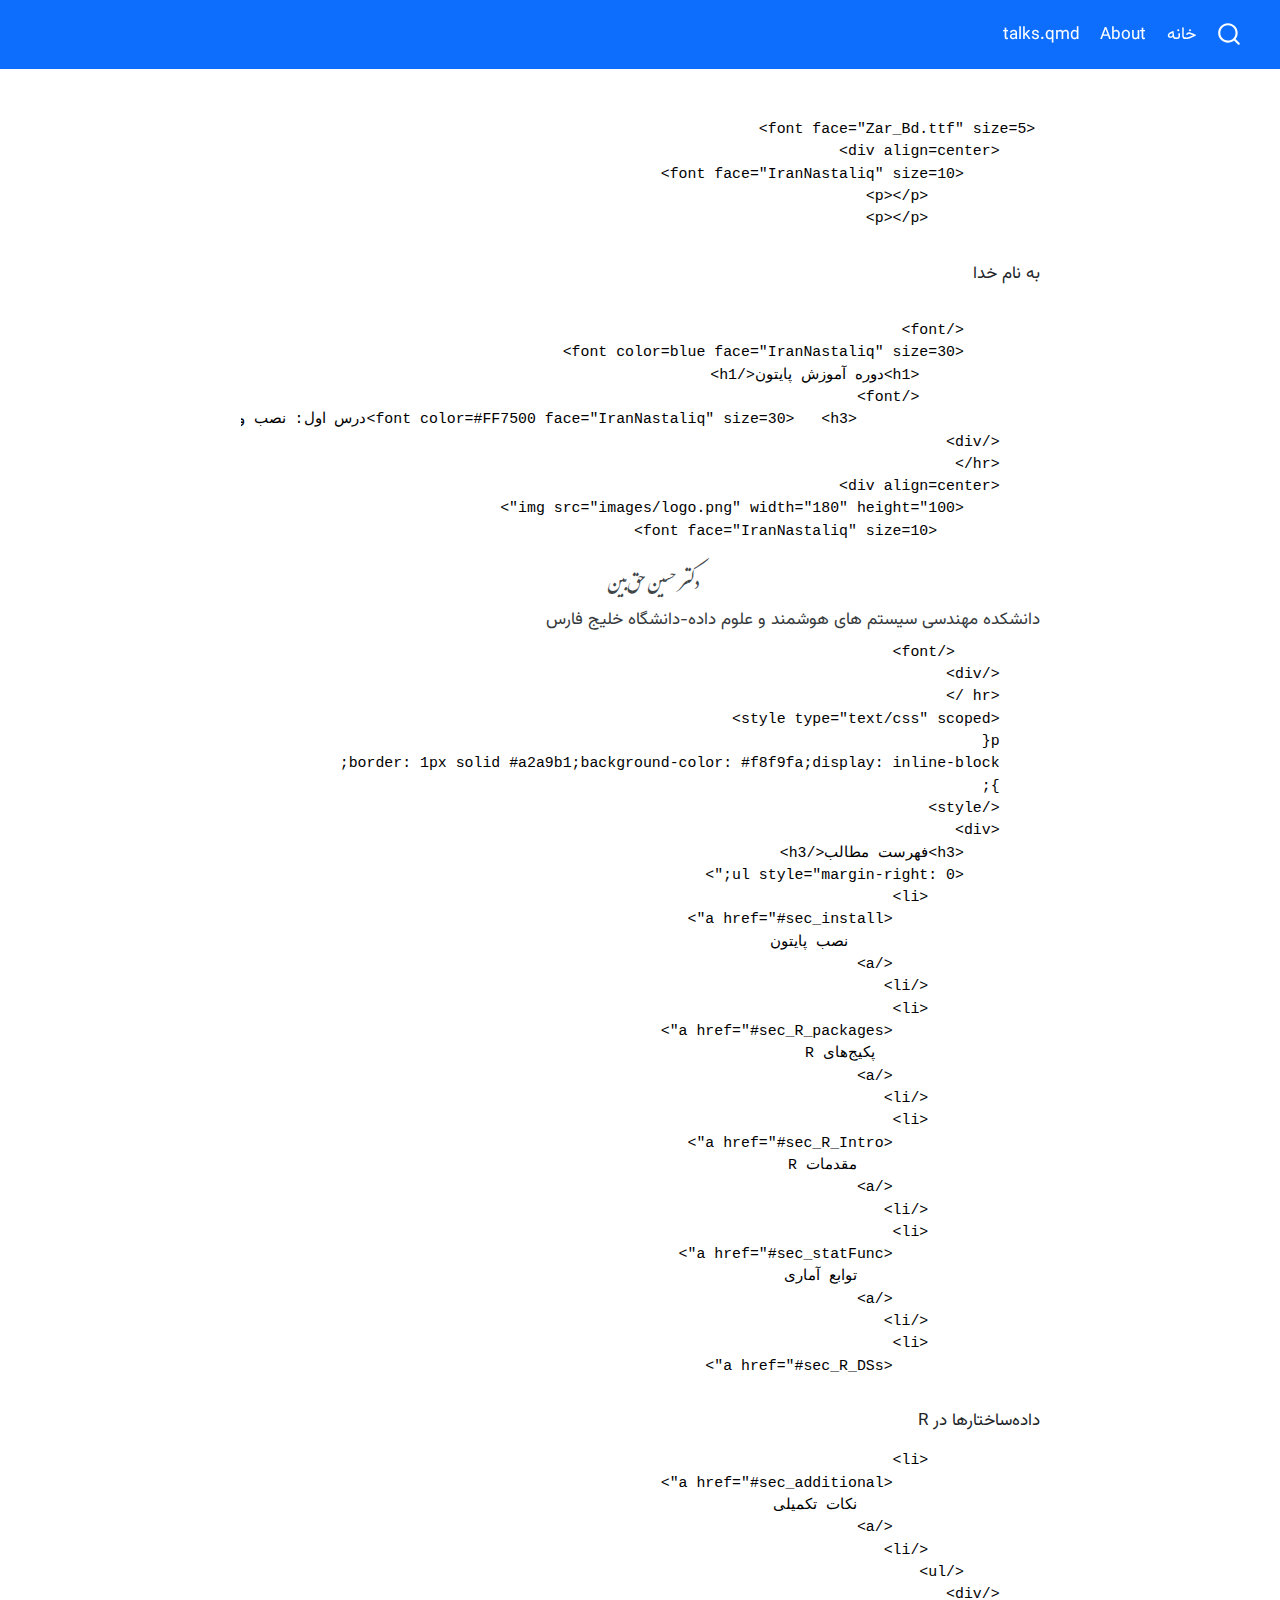
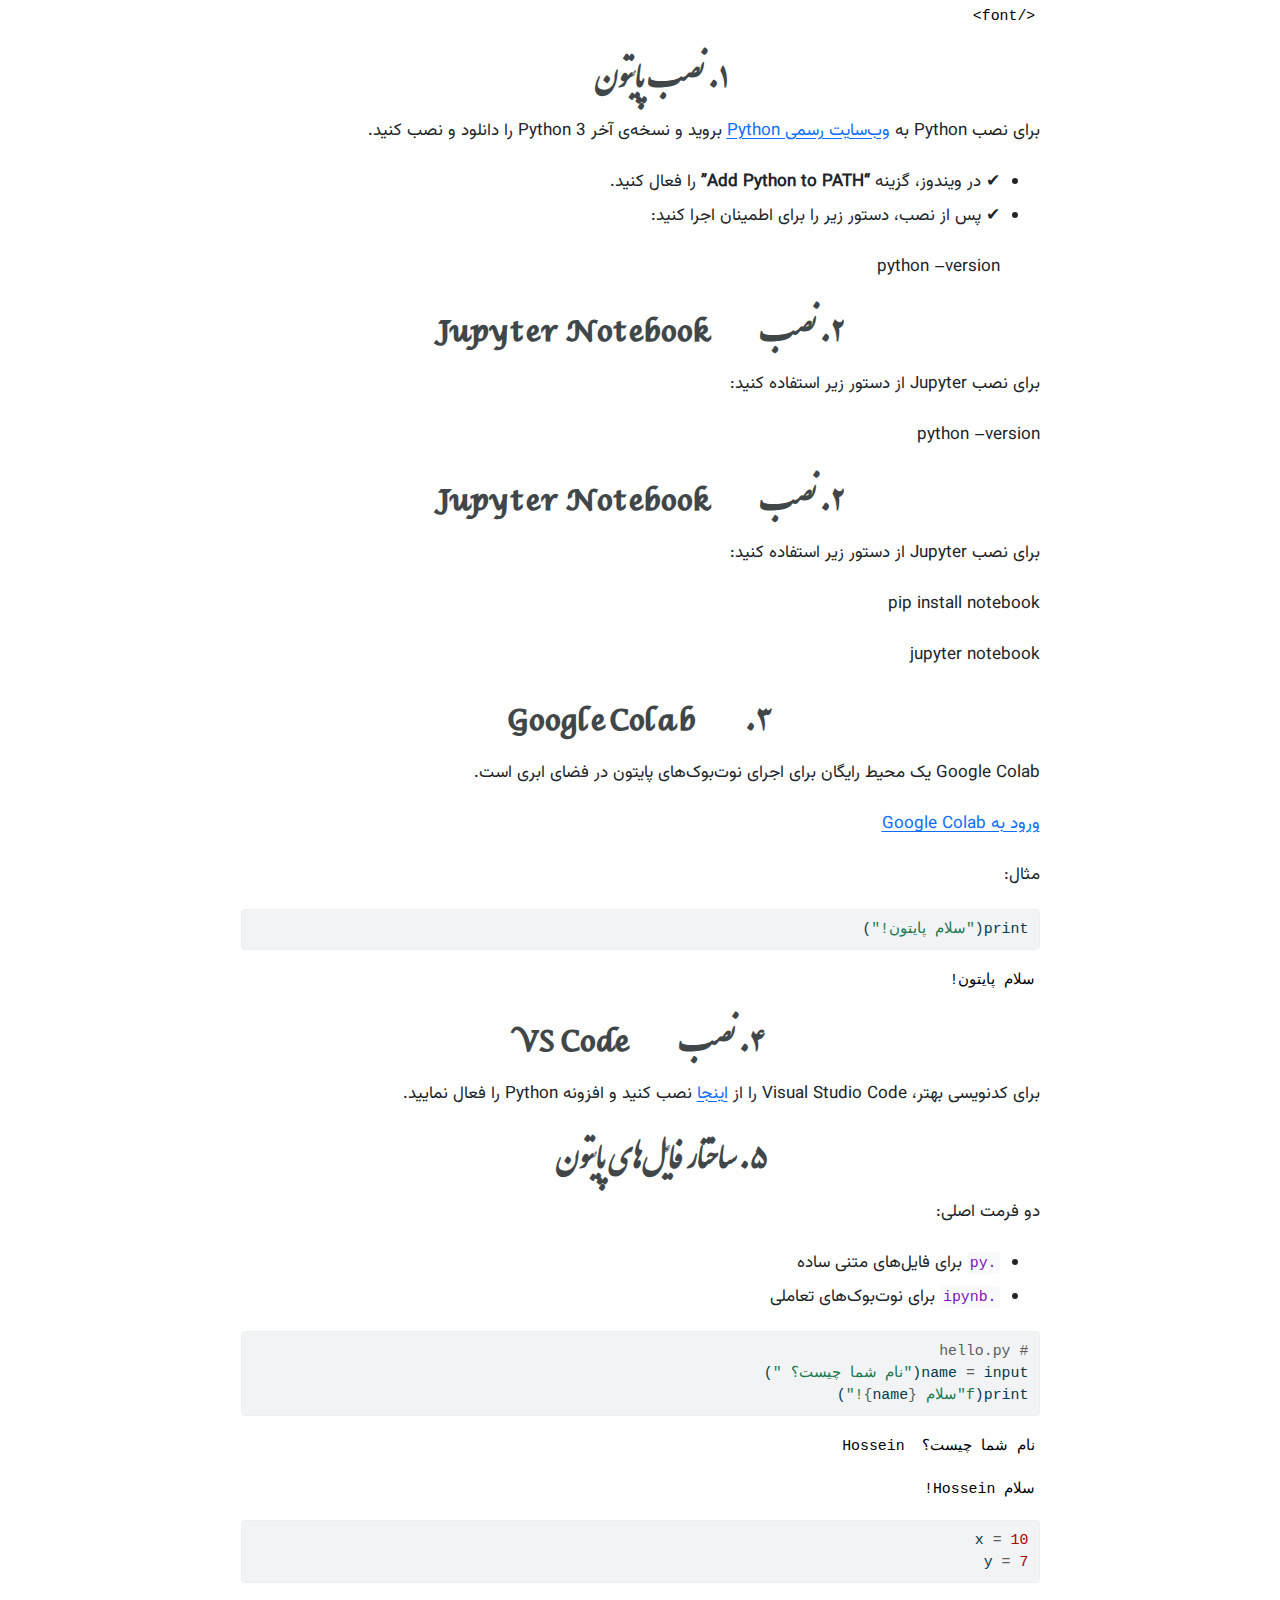
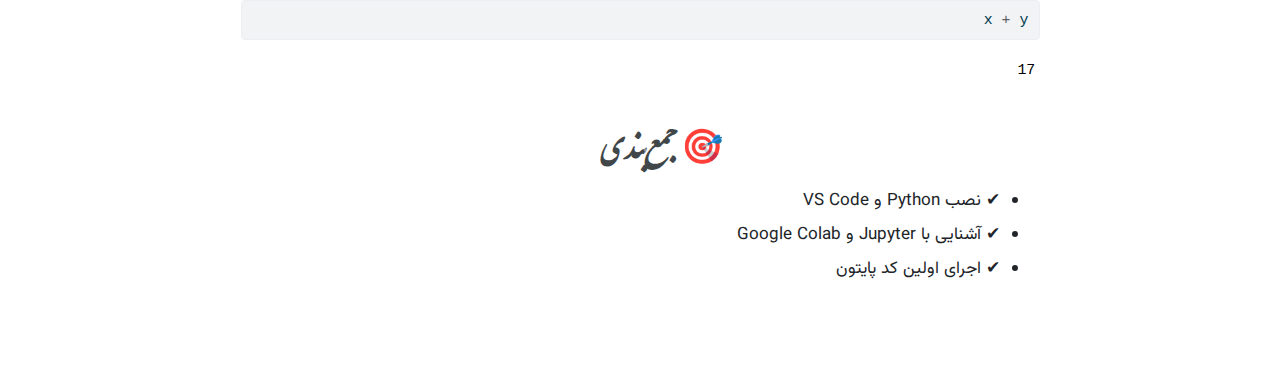
<file: Pylab/Notebooks/sec1_setup_intro.html>
<!DOCTYPE html>
<html xmlns="http://www.w3.org/1999/xhtml" lang="en" xml:lang="en"><head>

<meta charset="utf-8">
<meta name="generator" content="quarto-1.7.31">

<meta name="viewport" content="width=device-width, initial-scale=1.0, user-scalable=yes">


<title>sec1_setup_intro</title>
<style>
code{white-space: pre-wrap;}
span.smallcaps{font-variant: small-caps;}
div.columns{display: flex; gap: min(4vw, 1.5em);}
div.column{flex: auto; overflow-x: auto;}
div.hanging-indent{margin-left: 1.5em; text-indent: -1.5em;}
ul.task-list{list-style: none;}
ul.task-list li input[type="checkbox"] {
  width: 0.8em;
  margin: 0 0.8em 0.2em -1em; /* quarto-specific, see https://github.com/quarto-dev/quarto-cli/issues/4556 */ 
  vertical-align: middle;
}
/* CSS for syntax highlighting */
html { -webkit-text-size-adjust: 100%; }
pre > code.sourceCode { white-space: pre; position: relative; }
pre > code.sourceCode > span { display: inline-block; line-height: 1.25; }
pre > code.sourceCode > span:empty { height: 1.2em; }
.sourceCode { overflow: visible; }
code.sourceCode > span { color: inherit; text-decoration: inherit; }
div.sourceCode { margin: 1em 0; }
pre.sourceCode { margin: 0; }
@media screen {
div.sourceCode { overflow: auto; }
}
@media print {
pre > code.sourceCode { white-space: pre-wrap; }
pre > code.sourceCode > span { text-indent: -5em; padding-left: 5em; }
}
pre.numberSource code
  { counter-reset: source-line 0; }
pre.numberSource code > span
  { position: relative; left: -4em; counter-increment: source-line; }
pre.numberSource code > span > a:first-child::before
  { content: counter(source-line);
    position: relative; left: -1em; text-align: right; vertical-align: baseline;
    border: none; display: inline-block;
    -webkit-touch-callout: none; -webkit-user-select: none;
    -khtml-user-select: none; -moz-user-select: none;
    -ms-user-select: none; user-select: none;
    padding: 0 4px; width: 4em;
  }
pre.numberSource { margin-left: 3em;  padding-left: 4px; }
div.sourceCode
  {   }
@media screen {
pre > code.sourceCode > span > a:first-child::before { text-decoration: underline; }
}
</style>


<script src="../site_libs/quarto-nav/quarto-nav.js"></script>
<script src="../site_libs/quarto-nav/headroom.min.js"></script>
<script src="../site_libs/clipboard/clipboard.min.js"></script>
<script src="../site_libs/quarto-search/autocomplete.umd.js"></script>
<script src="../site_libs/quarto-search/fuse.min.js"></script>
<script src="../site_libs/quarto-search/quarto-search.js"></script>
<meta name="quarto:offset" content="../">
<link href="../images/favicon.ico" rel="icon">
<script src="../site_libs/quarto-html/quarto.js" type="module"></script>
<script src="../site_libs/quarto-html/tabsets/tabsets.js" type="module"></script>
<script src="../site_libs/quarto-html/popper.min.js"></script>
<script src="../site_libs/quarto-html/tippy.umd.min.js"></script>
<script src="../site_libs/quarto-html/anchor.min.js"></script>
<link href="../site_libs/quarto-html/tippy.css" rel="stylesheet">
<link href="../site_libs/quarto-html/quarto-syntax-highlighting-e1a5c8363afafaef2c763b6775fbf3ca.css" rel="stylesheet" id="quarto-text-highlighting-styles">
<script src="../site_libs/bootstrap/bootstrap.min.js"></script>
<link href="../site_libs/bootstrap/bootstrap-icons.css" rel="stylesheet">
<link href="../site_libs/bootstrap/bootstrap-451c895cda47d75efce66772fc31bdcc.min.css" rel="stylesheet" append-hash="true" id="quarto-bootstrap" data-mode="light">
<script id="quarto-search-options" type="application/json">{
  "location": "navbar",
  "copy-button": false,
  "collapse-after": 3,
  "panel-placement": "end",
  "type": "overlay",
  "limit": 50,
  "keyboard-shortcut": [
    "f",
    "/",
    "s"
  ],
  "show-item-context": false,
  "language": {
    "search-no-results-text": "No results",
    "search-matching-documents-text": "matching documents",
    "search-copy-link-title": "Copy link to search",
    "search-hide-matches-text": "Hide additional matches",
    "search-more-match-text": "more match in this document",
    "search-more-matches-text": "more matches in this document",
    "search-clear-button-title": "Clear",
    "search-text-placeholder": "",
    "search-detached-cancel-button-title": "Cancel",
    "search-submit-button-title": "Submit",
    "search-label": "Search"
  }
}</script>


<link rel="stylesheet" href="../styles.css">
</head>

<body class="nav-fixed fullcontent quarto-light">

<div id="quarto-search-results"></div>
  <header id="quarto-header" class="headroom fixed-top">
    <nav class="navbar navbar-expand-lg " data-bs-theme="dark">
      <div class="navbar-container container-fluid">
            <div id="quarto-search" class="" title="Search"></div>
          <button class="navbar-toggler" type="button" data-bs-toggle="collapse" data-bs-target="#navbarCollapse" aria-controls="navbarCollapse" role="menu" aria-expanded="false" aria-label="Toggle navigation" onclick="if (window.quartoToggleHeadroom) { window.quartoToggleHeadroom(); }">
  <span class="navbar-toggler-icon"></span>
</button>
          <div class="collapse navbar-collapse" id="navbarCollapse">
            <ul class="navbar-nav navbar-nav-scroll ms-auto">
  <li class="nav-item">
    <span class="nav-link">
<span class="menu-text">talks.qmd</span>
    </span>
  </li>  
  <li class="nav-item">
    <a class="nav-link" href="../about.html"> 
<span class="menu-text">About</span></a>
  </li>  
  <li class="nav-item">
    <a class="nav-link" href="../index.html"> 
<span class="menu-text">خانه</span></a>
  </li>  
</ul>
          </div> <!-- /navcollapse -->
            <div class="quarto-navbar-tools">
</div>
      </div> <!-- /container-fluid -->
    </nav>
</header>
<!-- content -->
<div id="quarto-content" class="quarto-container page-columns page-rows-contents page-layout-article page-navbar">
<!-- sidebar -->
<!-- margin-sidebar -->
    
<!-- main -->
<main class="content" id="quarto-document-content"><header id="title-block-header" class="quarto-title-block"></header>




<div style="direction:rtl;line-height:300%;">
<pre><code>&lt;font face="Zar_Bd.ttf" size=5&gt;
    &lt;div align=center&gt;
        &lt;font face="IranNastaliq" size=10&gt;
            &lt;p&gt;&lt;/p&gt;
            &lt;p&gt;&lt;/p&gt;</code></pre>
به نام خدا
<p>
</p>
<pre><code>        &lt;/font&gt;
        &lt;font color=blue face="IranNastaliq" size=30&gt;
             &lt;h1&gt;دوره آموزش پایتون&lt;/h1&gt;
             &lt;/font&gt;
                    &lt;font color=#FF7500 face="IranNastaliq" size=30&gt;   &lt;h3&gt;درس اول: نصب و معرفی محیط&lt;/h3&gt;  &lt;/font&gt;
    &lt;/div&gt;
    &lt;hr/&gt;
    &lt;div align=center&gt;
        &lt;img src="images/logo.png" width="180" height="100"&gt;
           &lt;font face="IranNastaliq" size=10&gt;</code></pre>
<h4 class="anchored">
دکتر حسین حق‌بین
</h4>
<h6 class="anchored">
دانشکده مهندسی سیستم های هوشمند و علوم داده-دانشگاه خلیج فارس
</h6>
<pre><code>         &lt;/font&gt;
    &lt;/div&gt;
    &lt;hr /&gt;
    &lt;style type="text/css" scoped&gt;
    p{
    border: 1px solid #a2a9b1;background-color: #f8f9fa;display: inline-block;
    };
    &lt;/style&gt;
    &lt;div&gt;
        &lt;h3&gt;فهرست مطالب&lt;/h3&gt;
        &lt;ul style="margin-right: 0;"&gt;
            &lt;li&gt;
                &lt;a href="#sec_install"&gt;
                     نصب پایتون
                &lt;/a&gt;
            &lt;/li&gt;
            &lt;li&gt;
                &lt;a href="#sec_R_packages"&gt;
                  پکیج‌های R
                &lt;/a&gt;
            &lt;/li&gt;
            &lt;li&gt;
                &lt;a href="#sec_R_Intro"&gt;
                    مقدمات R
                &lt;/a&gt;
            &lt;/li&gt;
            &lt;li&gt;
                &lt;a href="#sec_statFunc"&gt;
                    توابع آماری
                &lt;/a&gt;
            &lt;/li&gt;
            &lt;li&gt;
                &lt;a href="#sec_R_DSs"&gt;</code></pre>
داده‌ساختار‌ها در R 

<pre><code>            &lt;li&gt;
                &lt;a href="#sec_additional"&gt;
                    نکات تکمیلی
                &lt;/a&gt;
            &lt;/li&gt;
        &lt;/ul&gt;
    &lt;/div&gt;
&lt;/font&gt;</code></pre>
</div>
<div style="direction: rtl; text-align: right;">
<style>
    p {
      direction: rtl !important;
      text-align: right !important;
    }
  </style>
<div id="sec_install" dir="rtl" style="text-align: right;">
<h3 class="anchored">
۱. نصب پایتون
</h3>
<p dir="rtl" style="text-align: right;">
برای نصب Python به <a href="https://www.python.org/downloads/" target="_blank">وب‌سایت رسمی Python</a> بروید و نسخه‌ی آخر Python 3 را دانلود و نصب کنید.
</p>
<ul>
<li>
✔ در ویندوز، گزینه <strong>“Add Python to PATH”</strong> را فعال کنید.
</li>
<li>
<p>✔ پس از نصب، دستور زیر را برای اطمینان اجرا کنید:</p>
python –version
</li>
</ul>
</div>
<div dir="rtl" style="text-align: right;">
<h3 class="anchored">
۲. نصب Jupyter Notebook
</h3>
<p dir="rtl" style="text-align: right;">
برای نصب Jupyter از دستور زیر استفاده کنید:
</p>
</div>
<p>python –version</p>
<div dir="rtl" style="text-align: right;">
<h3 class="anchored">
۲. نصب Jupyter Notebook
</h3>
<p dir="rtl" style="text-align: right;">
برای نصب Jupyter از دستور زیر استفاده کنید:
</p>
</div>
<p>pip install notebook</p>
<p>jupyter notebook</p>
<div dir="rtl" style="text-align: right;">
<h3 class="anchored">
۳. Google Colab
</h3>
<p dir="rtl" style="text-align: right;">
Google Colab یک محیط رایگان برای اجرای نوت‌بوک‌های پایتون در فضای ابری است.
</p>
<p dir="rtl" style="text-align: right;">
<a href="https://colab.research.google.com" target="_blank">ورود به Google Colab</a>
</p>
<p dir="rtl" style="text-align: right;">
مثال:
</p>
</div>
<div id="f7e3cd05-4531-4dc2-abf1-9c4a37fc92e0" class="cell" data-execution_count="2">
<div class="sourceCode cell-code" id="cb5"><pre class="sourceCode python code-with-copy"><code class="sourceCode python"><span id="cb5-1"><a href="#cb5-1" aria-hidden="true" tabindex="-1"></a><span class="bu">print</span>(<span class="st">"سلام پایتون!"</span>)</span></code><button title="Copy to Clipboard" class="code-copy-button"><i class="bi"></i></button></pre></div>
<div class="cell-output cell-output-stdout">
<pre><code>سلام پایتون!</code></pre>
</div>
</div>
<div dir="rtl" style="text-align: right;">
<h3 class="anchored">
۴. نصب VS Code
</h3>
<p dir="rtl" style="text-align: right;">
برای کدنویسی بهتر، Visual Studio Code را از <a href="https://code.visualstudio.com/" target="_blank">اینجا</a> نصب کنید و افزونه Python را فعال نمایید.
</p>
</div>
<div dir="rtl" style="text-align: right;">
<h3 class="anchored">
۵. ساختار فایل‌های پایتون
</h3>
<p dir="rtl" style="text-align: right;">
دو فرمت اصلی:
</p>
<ul>
<li>
<code>.py</code> برای فایل‌های متنی ساده
</li>
<li>
<code>.ipynb</code> برای نوت‌بوک‌های تعاملی
</li>
</ul>
</div>
<div id="d585d4ca-22ad-4f26-9b37-fd3fe5fdefc5" class="cell" data-execution_count="3">
<div class="sourceCode cell-code" id="cb7"><pre class="sourceCode python code-with-copy"><code class="sourceCode python"><span id="cb7-1"><a href="#cb7-1" aria-hidden="true" tabindex="-1"></a><span class="co"># hello.py</span></span>
<span id="cb7-2"><a href="#cb7-2" aria-hidden="true" tabindex="-1"></a>name <span class="op">=</span> <span class="bu">input</span>(<span class="st">"نام شما چیست؟ "</span>)</span>
<span id="cb7-3"><a href="#cb7-3" aria-hidden="true" tabindex="-1"></a><span class="bu">print</span>(<span class="ss">f"سلام </span><span class="sc">{</span>name<span class="sc">}</span><span class="ss">!"</span>)</span></code><button title="Copy to Clipboard" class="code-copy-button"><i class="bi"></i></button></pre></div>
<div class="cell-output cell-output-stdin">
<pre><code>نام شما چیست؟  Hossein</code></pre>
</div>
<div class="cell-output cell-output-stdout">
<pre><code>سلام Hossein!</code></pre>
</div>
</div>
<div id="11ee08cf-1d43-46fa-8a44-879a860b738c" class="cell" data-execution_count="10">
<div class="sourceCode cell-code" id="cb10"><pre class="sourceCode python code-with-copy"><code class="sourceCode python"><span id="cb10-1"><a href="#cb10-1" aria-hidden="true" tabindex="-1"></a>x <span class="op">=</span> <span class="dv">10</span></span>
<span id="cb10-2"><a href="#cb10-2" aria-hidden="true" tabindex="-1"></a>y <span class="op">=</span> <span class="dv">7</span></span></code><button title="Copy to Clipboard" class="code-copy-button"><i class="bi"></i></button></pre></div>
</div>
<div id="ca1923b9-64ab-4c18-b46f-cb1bb53f16c7" class="cell" data-execution_count="9">
<div class="sourceCode cell-code" id="cb11"><pre class="sourceCode python code-with-copy"><code class="sourceCode python"><span id="cb11-1"><a href="#cb11-1" aria-hidden="true" tabindex="-1"></a>x <span class="op">+</span> y</span></code><button title="Copy to Clipboard" class="code-copy-button"><i class="bi"></i></button></pre></div>
<div class="cell-output cell-output-display" data-execution_count="9">
<pre><code>17</code></pre>
</div>
</div>
<div dir="rtl" style="text-align: right;">
<h3 class="anchored">
🎯 جمع‌بندی
</h3>
<ul>
<li>
✔ نصب Python و VS Code
</li>
<li>
✔ آشنایی با Jupyter و Google Colab
</li>
<li>
✔ اجرای اولین کد پایتون
</li>
</ul>
</div>


</div>

</main> <!-- /main -->
<script id="quarto-html-after-body" type="application/javascript">
  window.document.addEventListener("DOMContentLoaded", function (event) {
    const icon = "";
    const anchorJS = new window.AnchorJS();
    anchorJS.options = {
      placement: 'right',
      icon: icon
    };
    anchorJS.add('.anchored');
    const isCodeAnnotation = (el) => {
      for (const clz of el.classList) {
        if (clz.startsWith('code-annotation-')) {                     
          return true;
        }
      }
      return false;
    }
    const onCopySuccess = function(e) {
      // button target
      const button = e.trigger;
      // don't keep focus
      button.blur();
      // flash "checked"
      button.classList.add('code-copy-button-checked');
      var currentTitle = button.getAttribute("title");
      button.setAttribute("title", "Copied!");
      let tooltip;
      if (window.bootstrap) {
        button.setAttribute("data-bs-toggle", "tooltip");
        button.setAttribute("data-bs-placement", "left");
        button.setAttribute("data-bs-title", "Copied!");
        tooltip = new bootstrap.Tooltip(button, 
          { trigger: "manual", 
            customClass: "code-copy-button-tooltip",
            offset: [0, -8]});
        tooltip.show();    
      }
      setTimeout(function() {
        if (tooltip) {
          tooltip.hide();
          button.removeAttribute("data-bs-title");
          button.removeAttribute("data-bs-toggle");
          button.removeAttribute("data-bs-placement");
        }
        button.setAttribute("title", currentTitle);
        button.classList.remove('code-copy-button-checked');
      }, 1000);
      // clear code selection
      e.clearSelection();
    }
    const getTextToCopy = function(trigger) {
        const codeEl = trigger.previousElementSibling.cloneNode(true);
        for (const childEl of codeEl.children) {
          if (isCodeAnnotation(childEl)) {
            childEl.remove();
          }
        }
        return codeEl.innerText;
    }
    const clipboard = new window.ClipboardJS('.code-copy-button:not([data-in-quarto-modal])', {
      text: getTextToCopy
    });
    clipboard.on('success', onCopySuccess);
    if (window.document.getElementById('quarto-embedded-source-code-modal')) {
      const clipboardModal = new window.ClipboardJS('.code-copy-button[data-in-quarto-modal]', {
        text: getTextToCopy,
        container: window.document.getElementById('quarto-embedded-source-code-modal')
      });
      clipboardModal.on('success', onCopySuccess);
    }
      var localhostRegex = new RegExp(/^(?:http|https):\/\/localhost\:?[0-9]*\//);
      var mailtoRegex = new RegExp(/^mailto:/);
        var filterRegex = new RegExp('/' + window.location.host + '/');
      var isInternal = (href) => {
          return filterRegex.test(href) || localhostRegex.test(href) || mailtoRegex.test(href);
      }
      // Inspect non-navigation links and adorn them if external
     var links = window.document.querySelectorAll('a[href]:not(.nav-link):not(.navbar-brand):not(.toc-action):not(.sidebar-link):not(.sidebar-item-toggle):not(.pagination-link):not(.no-external):not([aria-hidden]):not(.dropdown-item):not(.quarto-navigation-tool):not(.about-link)');
      for (var i=0; i<links.length; i++) {
        const link = links[i];
        if (!isInternal(link.href)) {
          // undo the damage that might have been done by quarto-nav.js in the case of
          // links that we want to consider external
          if (link.dataset.originalHref !== undefined) {
            link.href = link.dataset.originalHref;
          }
        }
      }
    function tippyHover(el, contentFn, onTriggerFn, onUntriggerFn) {
      const config = {
        allowHTML: true,
        maxWidth: 500,
        delay: 100,
        arrow: false,
        appendTo: function(el) {
            return el.parentElement;
        },
        interactive: true,
        interactiveBorder: 10,
        theme: 'quarto',
        placement: 'bottom-start',
      };
      if (contentFn) {
        config.content = contentFn;
      }
      if (onTriggerFn) {
        config.onTrigger = onTriggerFn;
      }
      if (onUntriggerFn) {
        config.onUntrigger = onUntriggerFn;
      }
      window.tippy(el, config); 
    }
    const noterefs = window.document.querySelectorAll('a[role="doc-noteref"]');
    for (var i=0; i<noterefs.length; i++) {
      const ref = noterefs[i];
      tippyHover(ref, function() {
        // use id or data attribute instead here
        let href = ref.getAttribute('data-footnote-href') || ref.getAttribute('href');
        try { href = new URL(href).hash; } catch {}
        const id = href.replace(/^#\/?/, "");
        const note = window.document.getElementById(id);
        if (note) {
          return note.innerHTML;
        } else {
          return "";
        }
      });
    }
    const xrefs = window.document.querySelectorAll('a.quarto-xref');
    const processXRef = (id, note) => {
      // Strip column container classes
      const stripColumnClz = (el) => {
        el.classList.remove("page-full", "page-columns");
        if (el.children) {
          for (const child of el.children) {
            stripColumnClz(child);
          }
        }
      }
      stripColumnClz(note)
      if (id === null || id.startsWith('sec-')) {
        // Special case sections, only their first couple elements
        const container = document.createElement("div");
        if (note.children && note.children.length > 2) {
          container.appendChild(note.children[0].cloneNode(true));
          for (let i = 1; i < note.children.length; i++) {
            const child = note.children[i];
            if (child.tagName === "P" && child.innerText === "") {
              continue;
            } else {
              container.appendChild(child.cloneNode(true));
              break;
            }
          }
          if (window.Quarto?.typesetMath) {
            window.Quarto.typesetMath(container);
          }
          return container.innerHTML
        } else {
          if (window.Quarto?.typesetMath) {
            window.Quarto.typesetMath(note);
          }
          return note.innerHTML;
        }
      } else {
        // Remove any anchor links if they are present
        const anchorLink = note.querySelector('a.anchorjs-link');
        if (anchorLink) {
          anchorLink.remove();
        }
        if (window.Quarto?.typesetMath) {
          window.Quarto.typesetMath(note);
        }
        if (note.classList.contains("callout")) {
          return note.outerHTML;
        } else {
          return note.innerHTML;
        }
      }
    }
    for (var i=0; i<xrefs.length; i++) {
      const xref = xrefs[i];
      tippyHover(xref, undefined, function(instance) {
        instance.disable();
        let url = xref.getAttribute('href');
        let hash = undefined; 
        if (url.startsWith('#')) {
          hash = url;
        } else {
          try { hash = new URL(url).hash; } catch {}
        }
        if (hash) {
          const id = hash.replace(/^#\/?/, "");
          const note = window.document.getElementById(id);
          if (note !== null) {
            try {
              const html = processXRef(id, note.cloneNode(true));
              instance.setContent(html);
            } finally {
              instance.enable();
              instance.show();
            }
          } else {
            // See if we can fetch this
            fetch(url.split('#')[0])
            .then(res => res.text())
            .then(html => {
              const parser = new DOMParser();
              const htmlDoc = parser.parseFromString(html, "text/html");
              const note = htmlDoc.getElementById(id);
              if (note !== null) {
                const html = processXRef(id, note);
                instance.setContent(html);
              } 
            }).finally(() => {
              instance.enable();
              instance.show();
            });
          }
        } else {
          // See if we can fetch a full url (with no hash to target)
          // This is a special case and we should probably do some content thinning / targeting
          fetch(url)
          .then(res => res.text())
          .then(html => {
            const parser = new DOMParser();
            const htmlDoc = parser.parseFromString(html, "text/html");
            const note = htmlDoc.querySelector('main.content');
            if (note !== null) {
              // This should only happen for chapter cross references
              // (since there is no id in the URL)
              // remove the first header
              if (note.children.length > 0 && note.children[0].tagName === "HEADER") {
                note.children[0].remove();
              }
              const html = processXRef(null, note);
              instance.setContent(html);
            } 
          }).finally(() => {
            instance.enable();
            instance.show();
          });
        }
      }, function(instance) {
      });
    }
        let selectedAnnoteEl;
        const selectorForAnnotation = ( cell, annotation) => {
          let cellAttr = 'data-code-cell="' + cell + '"';
          let lineAttr = 'data-code-annotation="' +  annotation + '"';
          const selector = 'span[' + cellAttr + '][' + lineAttr + ']';
          return selector;
        }
        const selectCodeLines = (annoteEl) => {
          const doc = window.document;
          const targetCell = annoteEl.getAttribute("data-target-cell");
          const targetAnnotation = annoteEl.getAttribute("data-target-annotation");
          const annoteSpan = window.document.querySelector(selectorForAnnotation(targetCell, targetAnnotation));
          const lines = annoteSpan.getAttribute("data-code-lines").split(",");
          const lineIds = lines.map((line) => {
            return targetCell + "-" + line;
          })
          let top = null;
          let height = null;
          let parent = null;
          if (lineIds.length > 0) {
              //compute the position of the single el (top and bottom and make a div)
              const el = window.document.getElementById(lineIds[0]);
              top = el.offsetTop;
              height = el.offsetHeight;
              parent = el.parentElement.parentElement;
            if (lineIds.length > 1) {
              const lastEl = window.document.getElementById(lineIds[lineIds.length - 1]);
              const bottom = lastEl.offsetTop + lastEl.offsetHeight;
              height = bottom - top;
            }
            if (top !== null && height !== null && parent !== null) {
              // cook up a div (if necessary) and position it 
              let div = window.document.getElementById("code-annotation-line-highlight");
              if (div === null) {
                div = window.document.createElement("div");
                div.setAttribute("id", "code-annotation-line-highlight");
                div.style.position = 'absolute';
                parent.appendChild(div);
              }
              div.style.top = top - 2 + "px";
              div.style.height = height + 4 + "px";
              div.style.left = 0;
              let gutterDiv = window.document.getElementById("code-annotation-line-highlight-gutter");
              if (gutterDiv === null) {
                gutterDiv = window.document.createElement("div");
                gutterDiv.setAttribute("id", "code-annotation-line-highlight-gutter");
                gutterDiv.style.position = 'absolute';
                const codeCell = window.document.getElementById(targetCell);
                const gutter = codeCell.querySelector('.code-annotation-gutter');
                gutter.appendChild(gutterDiv);
              }
              gutterDiv.style.top = top - 2 + "px";
              gutterDiv.style.height = height + 4 + "px";
            }
            selectedAnnoteEl = annoteEl;
          }
        };
        const unselectCodeLines = () => {
          const elementsIds = ["code-annotation-line-highlight", "code-annotation-line-highlight-gutter"];
          elementsIds.forEach((elId) => {
            const div = window.document.getElementById(elId);
            if (div) {
              div.remove();
            }
          });
          selectedAnnoteEl = undefined;
        };
          // Handle positioning of the toggle
      window.addEventListener(
        "resize",
        throttle(() => {
          elRect = undefined;
          if (selectedAnnoteEl) {
            selectCodeLines(selectedAnnoteEl);
          }
        }, 10)
      );
      function throttle(fn, ms) {
      let throttle = false;
      let timer;
        return (...args) => {
          if(!throttle) { // first call gets through
              fn.apply(this, args);
              throttle = true;
          } else { // all the others get throttled
              if(timer) clearTimeout(timer); // cancel #2
              timer = setTimeout(() => {
                fn.apply(this, args);
                timer = throttle = false;
              }, ms);
          }
        };
      }
        // Attach click handler to the DT
        const annoteDls = window.document.querySelectorAll('dt[data-target-cell]');
        for (const annoteDlNode of annoteDls) {
          annoteDlNode.addEventListener('click', (event) => {
            const clickedEl = event.target;
            if (clickedEl !== selectedAnnoteEl) {
              unselectCodeLines();
              const activeEl = window.document.querySelector('dt[data-target-cell].code-annotation-active');
              if (activeEl) {
                activeEl.classList.remove('code-annotation-active');
              }
              selectCodeLines(clickedEl);
              clickedEl.classList.add('code-annotation-active');
            } else {
              // Unselect the line
              unselectCodeLines();
              clickedEl.classList.remove('code-annotation-active');
            }
          });
        }
    const findCites = (el) => {
      const parentEl = el.parentElement;
      if (parentEl) {
        const cites = parentEl.dataset.cites;
        if (cites) {
          return {
            el,
            cites: cites.split(' ')
          };
        } else {
          return findCites(el.parentElement)
        }
      } else {
        return undefined;
      }
    };
    var bibliorefs = window.document.querySelectorAll('a[role="doc-biblioref"]');
    for (var i=0; i<bibliorefs.length; i++) {
      const ref = bibliorefs[i];
      const citeInfo = findCites(ref);
      if (citeInfo) {
        tippyHover(citeInfo.el, function() {
          var popup = window.document.createElement('div');
          citeInfo.cites.forEach(function(cite) {
            var citeDiv = window.document.createElement('div');
            citeDiv.classList.add('hanging-indent');
            citeDiv.classList.add('csl-entry');
            var biblioDiv = window.document.getElementById('ref-' + cite);
            if (biblioDiv) {
              citeDiv.innerHTML = biblioDiv.innerHTML;
            }
            popup.appendChild(citeDiv);
          });
          return popup.innerHTML;
        });
      }
    }
  });
  </script>
</div> <!-- /content -->




</body></html>
</file>
<file: site_libs/quarto-html/tippy.css>
.tippy-box[data-animation=fade][data-state=hidden]{opacity:0}[data-tippy-root]{max-width:calc(100vw - 10px)}.tippy-box{position:relative;background-color:#333;color:#fff;border-radius:4px;font-size:14px;line-height:1.4;white-space:normal;outline:0;transition-property:transform,visibility,opacity}.tippy-box[data-placement^=top]>.tippy-arrow{bottom:0}.tippy-box[data-placement^=top]>.tippy-arrow:before{bottom:-7px;left:0;border-width:8px 8px 0;border-top-color:initial;transform-origin:center top}.tippy-box[data-placement^=bottom]>.tippy-arrow{top:0}.tippy-box[data-placement^=bottom]>.tippy-arrow:before{top:-7px;left:0;border-width:0 8px 8px;border-bottom-color:initial;transform-origin:center bottom}.tippy-box[data-placement^=left]>.tippy-arrow{right:0}.tippy-box[data-placement^=left]>.tippy-arrow:before{border-width:8px 0 8px 8px;border-left-color:initial;right:-7px;transform-origin:center left}.tippy-box[data-placement^=right]>.tippy-arrow{left:0}.tippy-box[data-placement^=right]>.tippy-arrow:before{left:-7px;border-width:8px 8px 8px 0;border-right-color:initial;transform-origin:center right}.tippy-box[data-inertia][data-state=visible]{transition-timing-function:cubic-bezier(.54,1.5,.38,1.11)}.tippy-arrow{width:16px;height:16px;color:#333}.tippy-arrow:before{content:"";position:absolute;border-color:transparent;border-style:solid}.tippy-content{position:relative;padding:5px 9px;z-index:1}
</file>
<file: site_libs/quarto-html/quarto-syntax-highlighting-e1a5c8363afafaef2c763b6775fbf3ca.css>
/* quarto syntax highlight colors */
:root {
  --quarto-hl-ot-color: #003B4F;
  --quarto-hl-at-color: #657422;
  --quarto-hl-ss-color: #20794D;
  --quarto-hl-an-color: #5E5E5E;
  --quarto-hl-fu-color: #4758AB;
  --quarto-hl-st-color: #20794D;
  --quarto-hl-cf-color: #003B4F;
  --quarto-hl-op-color: #5E5E5E;
  --quarto-hl-er-color: #AD0000;
  --quarto-hl-bn-color: #AD0000;
  --quarto-hl-al-color: #AD0000;
  --quarto-hl-va-color: #111111;
  --quarto-hl-bu-color: inherit;
  --quarto-hl-ex-color: inherit;
  --quarto-hl-pp-color: #AD0000;
  --quarto-hl-in-color: #5E5E5E;
  --quarto-hl-vs-color: #20794D;
  --quarto-hl-wa-color: #5E5E5E;
  --quarto-hl-do-color: #5E5E5E;
  --quarto-hl-im-color: #00769E;
  --quarto-hl-ch-color: #20794D;
  --quarto-hl-dt-color: #AD0000;
  --quarto-hl-fl-color: #AD0000;
  --quarto-hl-co-color: #5E5E5E;
  --quarto-hl-cv-color: #5E5E5E;
  --quarto-hl-cn-color: #8f5902;
  --quarto-hl-sc-color: #5E5E5E;
  --quarto-hl-dv-color: #AD0000;
  --quarto-hl-kw-color: #003B4F;
}

/* other quarto variables */
:root {
  --quarto-font-monospace: SFMono-Regular, Menlo, Monaco, Consolas, "Liberation Mono", "Courier New", monospace;
}

/* syntax highlight based on Pandoc's rules */
pre > code.sourceCode > span {
  color: #003B4F;
}

code.sourceCode > span {
  color: #003B4F;
}

div.sourceCode,
div.sourceCode pre.sourceCode {
  color: #003B4F;
}

/* Normal */
code span {
  color: #003B4F;
}

/* Alert */
code span.al {
  color: #AD0000;
  font-style: inherit;
}

/* Annotation */
code span.an {
  color: #5E5E5E;
  font-style: inherit;
}

/* Attribute */
code span.at {
  color: #657422;
  font-style: inherit;
}

/* BaseN */
code span.bn {
  color: #AD0000;
  font-style: inherit;
}

/* BuiltIn */
code span.bu {
  font-style: inherit;
}

/* ControlFlow */
code span.cf {
  color: #003B4F;
  font-weight: bold;
  font-style: inherit;
}

/* Char */
code span.ch {
  color: #20794D;
  font-style: inherit;
}

/* Constant */
code span.cn {
  color: #8f5902;
  font-style: inherit;
}

/* Comment */
code span.co {
  color: #5E5E5E;
  font-style: inherit;
}

/* CommentVar */
code span.cv {
  color: #5E5E5E;
  font-style: italic;
}

/* Documentation */
code span.do {
  color: #5E5E5E;
  font-style: italic;
}

/* DataType */
code span.dt {
  color: #AD0000;
  font-style: inherit;
}

/* DecVal */
code span.dv {
  color: #AD0000;
  font-style: inherit;
}

/* Error */
code span.er {
  color: #AD0000;
  font-style: inherit;
}

/* Extension */
code span.ex {
  font-style: inherit;
}

/* Float */
code span.fl {
  color: #AD0000;
  font-style: inherit;
}

/* Function */
code span.fu {
  color: #4758AB;
  font-style: inherit;
}

/* Import */
code span.im {
  color: #00769E;
  font-style: inherit;
}

/* Information */
code span.in {
  color: #5E5E5E;
  font-style: inherit;
}

/* Keyword */
code span.kw {
  color: #003B4F;
  font-weight: bold;
  font-style: inherit;
}

/* Operator */
code span.op {
  color: #5E5E5E;
  font-style: inherit;
}

/* Other */
code span.ot {
  color: #003B4F;
  font-style: inherit;
}

/* Preprocessor */
code span.pp {
  color: #AD0000;
  font-style: inherit;
}

/* SpecialChar */
code span.sc {
  color: #5E5E5E;
  font-style: inherit;
}

/* SpecialString */
code span.ss {
  color: #20794D;
  font-style: inherit;
}

/* String */
code span.st {
  color: #20794D;
  font-style: inherit;
}

/* Variable */
code span.va {
  color: #111111;
  font-style: inherit;
}

/* VerbatimString */
code span.vs {
  color: #20794D;
  font-style: inherit;
}

/* Warning */
code span.wa {
  color: #5E5E5E;
  font-style: italic;
}

.prevent-inlining {
  content: "</";
}

/*# sourceMappingURL=c735b2cac6c846c1abc72f5ce1520814.css.map */
</file>
<file: styles.css>
@font-face {
  font-family: 'Vazir';
  src: url('fonts/Vazir.woff2') format('woff2'),
       url('fonts/Vazir.ttf') format('truetype');
  font-weight: normal;
  font-style: normal;
}

@font-face {
  font-family: 'IranNastaliq';
  src: url('fonts/IranNastaliq.woff2') format('woff2'),
       url('fonts/IranNastaliq.ttf') format('truetype');
  font-weight: normal;
  font-style: normal;
}

body {
  font-family: Vazir, Tahoma, sans-serif;
}

h1, .title {
  font-family: 'IranNastaliq', Tahoma, serif;
}

a {
  color: #006666;
  text-decoration: none;
}

a:hover {
  text-decoration: underline;
}

ul li::before {
  content: "▪ ";
  color: #006666;
}

h3 {
  margin-top: 1.5rem;
  color: #333;
}
</file>
<file: Pylab/site_libs/quarto-html/tippy.css>
.tippy-box[data-animation=fade][data-state=hidden]{opacity:0}[data-tippy-root]{max-width:calc(100vw - 10px)}.tippy-box{position:relative;background-color:#333;color:#fff;border-radius:4px;font-size:14px;line-height:1.4;white-space:normal;outline:0;transition-property:transform,visibility,opacity}.tippy-box[data-placement^=top]>.tippy-arrow{bottom:0}.tippy-box[data-placement^=top]>.tippy-arrow:before{bottom:-7px;left:0;border-width:8px 8px 0;border-top-color:initial;transform-origin:center top}.tippy-box[data-placement^=bottom]>.tippy-arrow{top:0}.tippy-box[data-placement^=bottom]>.tippy-arrow:before{top:-7px;left:0;border-width:0 8px 8px;border-bottom-color:initial;transform-origin:center bottom}.tippy-box[data-placement^=left]>.tippy-arrow{right:0}.tippy-box[data-placement^=left]>.tippy-arrow:before{border-width:8px 0 8px 8px;border-left-color:initial;right:-7px;transform-origin:center left}.tippy-box[data-placement^=right]>.tippy-arrow{left:0}.tippy-box[data-placement^=right]>.tippy-arrow:before{left:-7px;border-width:8px 8px 8px 0;border-right-color:initial;transform-origin:center right}.tippy-box[data-inertia][data-state=visible]{transition-timing-function:cubic-bezier(.54,1.5,.38,1.11)}.tippy-arrow{width:16px;height:16px;color:#333}.tippy-arrow:before{content:"";position:absolute;border-color:transparent;border-style:solid}.tippy-content{position:relative;padding:5px 9px;z-index:1}
</file>
<file: Pylab/site_libs/quarto-html/quarto-syntax-highlighting-e1a5c8363afafaef2c763b6775fbf3ca.css>
/* quarto syntax highlight colors */
:root {
  --quarto-hl-ot-color: #003B4F;
  --quarto-hl-at-color: #657422;
  --quarto-hl-ss-color: #20794D;
  --quarto-hl-an-color: #5E5E5E;
  --quarto-hl-fu-color: #4758AB;
  --quarto-hl-st-color: #20794D;
  --quarto-hl-cf-color: #003B4F;
  --quarto-hl-op-color: #5E5E5E;
  --quarto-hl-er-color: #AD0000;
  --quarto-hl-bn-color: #AD0000;
  --quarto-hl-al-color: #AD0000;
  --quarto-hl-va-color: #111111;
  --quarto-hl-bu-color: inherit;
  --quarto-hl-ex-color: inherit;
  --quarto-hl-pp-color: #AD0000;
  --quarto-hl-in-color: #5E5E5E;
  --quarto-hl-vs-color: #20794D;
  --quarto-hl-wa-color: #5E5E5E;
  --quarto-hl-do-color: #5E5E5E;
  --quarto-hl-im-color: #00769E;
  --quarto-hl-ch-color: #20794D;
  --quarto-hl-dt-color: #AD0000;
  --quarto-hl-fl-color: #AD0000;
  --quarto-hl-co-color: #5E5E5E;
  --quarto-hl-cv-color: #5E5E5E;
  --quarto-hl-cn-color: #8f5902;
  --quarto-hl-sc-color: #5E5E5E;
  --quarto-hl-dv-color: #AD0000;
  --quarto-hl-kw-color: #003B4F;
}

/* other quarto variables */
:root {
  --quarto-font-monospace: SFMono-Regular, Menlo, Monaco, Consolas, "Liberation Mono", "Courier New", monospace;
}

/* syntax highlight based on Pandoc's rules */
pre > code.sourceCode > span {
  color: #003B4F;
}

code.sourceCode > span {
  color: #003B4F;
}

div.sourceCode,
div.sourceCode pre.sourceCode {
  color: #003B4F;
}

/* Normal */
code span {
  color: #003B4F;
}

/* Alert */
code span.al {
  color: #AD0000;
  font-style: inherit;
}

/* Annotation */
code span.an {
  color: #5E5E5E;
  font-style: inherit;
}

/* Attribute */
code span.at {
  color: #657422;
  font-style: inherit;
}

/* BaseN */
code span.bn {
  color: #AD0000;
  font-style: inherit;
}

/* BuiltIn */
code span.bu {
  font-style: inherit;
}

/* ControlFlow */
code span.cf {
  color: #003B4F;
  font-weight: bold;
  font-style: inherit;
}

/* Char */
code span.ch {
  color: #20794D;
  font-style: inherit;
}

/* Constant */
code span.cn {
  color: #8f5902;
  font-style: inherit;
}

/* Comment */
code span.co {
  color: #5E5E5E;
  font-style: inherit;
}

/* CommentVar */
code span.cv {
  color: #5E5E5E;
  font-style: italic;
}

/* Documentation */
code span.do {
  color: #5E5E5E;
  font-style: italic;
}

/* DataType */
code span.dt {
  color: #AD0000;
  font-style: inherit;
}

/* DecVal */
code span.dv {
  color: #AD0000;
  font-style: inherit;
}

/* Error */
code span.er {
  color: #AD0000;
  font-style: inherit;
}

/* Extension */
code span.ex {
  font-style: inherit;
}

/* Float */
code span.fl {
  color: #AD0000;
  font-style: inherit;
}

/* Function */
code span.fu {
  color: #4758AB;
  font-style: inherit;
}

/* Import */
code span.im {
  color: #00769E;
  font-style: inherit;
}

/* Information */
code span.in {
  color: #5E5E5E;
  font-style: inherit;
}

/* Keyword */
code span.kw {
  color: #003B4F;
  font-weight: bold;
  font-style: inherit;
}

/* Operator */
code span.op {
  color: #5E5E5E;
  font-style: inherit;
}

/* Other */
code span.ot {
  color: #003B4F;
  font-style: inherit;
}

/* Preprocessor */
code span.pp {
  color: #AD0000;
  font-style: inherit;
}

/* SpecialChar */
code span.sc {
  color: #5E5E5E;
  font-style: inherit;
}

/* SpecialString */
code span.ss {
  color: #20794D;
  font-style: inherit;
}

/* String */
code span.st {
  color: #20794D;
  font-style: inherit;
}

/* Variable */
code span.va {
  color: #111111;
  font-style: inherit;
}

/* VerbatimString */
code span.vs {
  color: #20794D;
  font-style: inherit;
}

/* Warning */
code span.wa {
  color: #5E5E5E;
  font-style: italic;
}

.prevent-inlining {
  content: "</";
}

/*# sourceMappingURL=c735b2cac6c846c1abc72f5ce1520814.css.map */
</file>
<file: Pylab/styles.css>
/* styles.css */
.table-responsive {
  overflow-x: auto;
  margin-top: 1rem;
  border-radius: 8px;
}
table {
  width: 100%;
  border-collapse: collapse;
  direction: rtl;
  text-align: right;
}
th, td {
  padding: 0.8rem;
  border: 1px solid #ccc;
}
th {
  background-color: #e0f7fa;
}
td a {
  color: #007bff;
  text-decoration: none;
}
td a:hover {
  text-decoration: underline;
}

@font-face {
  font-family: 'Vazir';
  src: url('fonts/Vazir.woff2') format('woff2'),
  font-weight: normal;
  font-style: normal;
}

@font-face {
  font-family: 'IranNastaliq';
  src: url('fonts/IranNastaliq.ttf') format('truetype');
  font-weight: normal;
  font-style: normal;
}

body {
  font-family: 'Vazir', sans-serif;
  line-height: 2;
}

h1 {
  font-family: 'IranNastaliq', serif;
  font-size: 3.5em;
  color: #2d3436;
  margin-bottom: 0.5rem;
  text-align: center;
}

h2 {
  font-family: 'IranNastaliq', serif;
  font-size: 3em;
  color: #2d3436;
  margin-bottom: 0.5rem;
  text-align: center;
}

h3 {
  font-family: 'IranNastaliq', serif;
  font-size: 2em;
  color: #2d3436;
  margin-bottom: 0.5rem;
  text-align: center;
}

h4 {
  font-family: 'IranNastaliq', serif;
  font-size: 1.2em;
  color: #2d3436;
  margin-bottom: 0.5rem;
  text-align: center;
}
</file>
